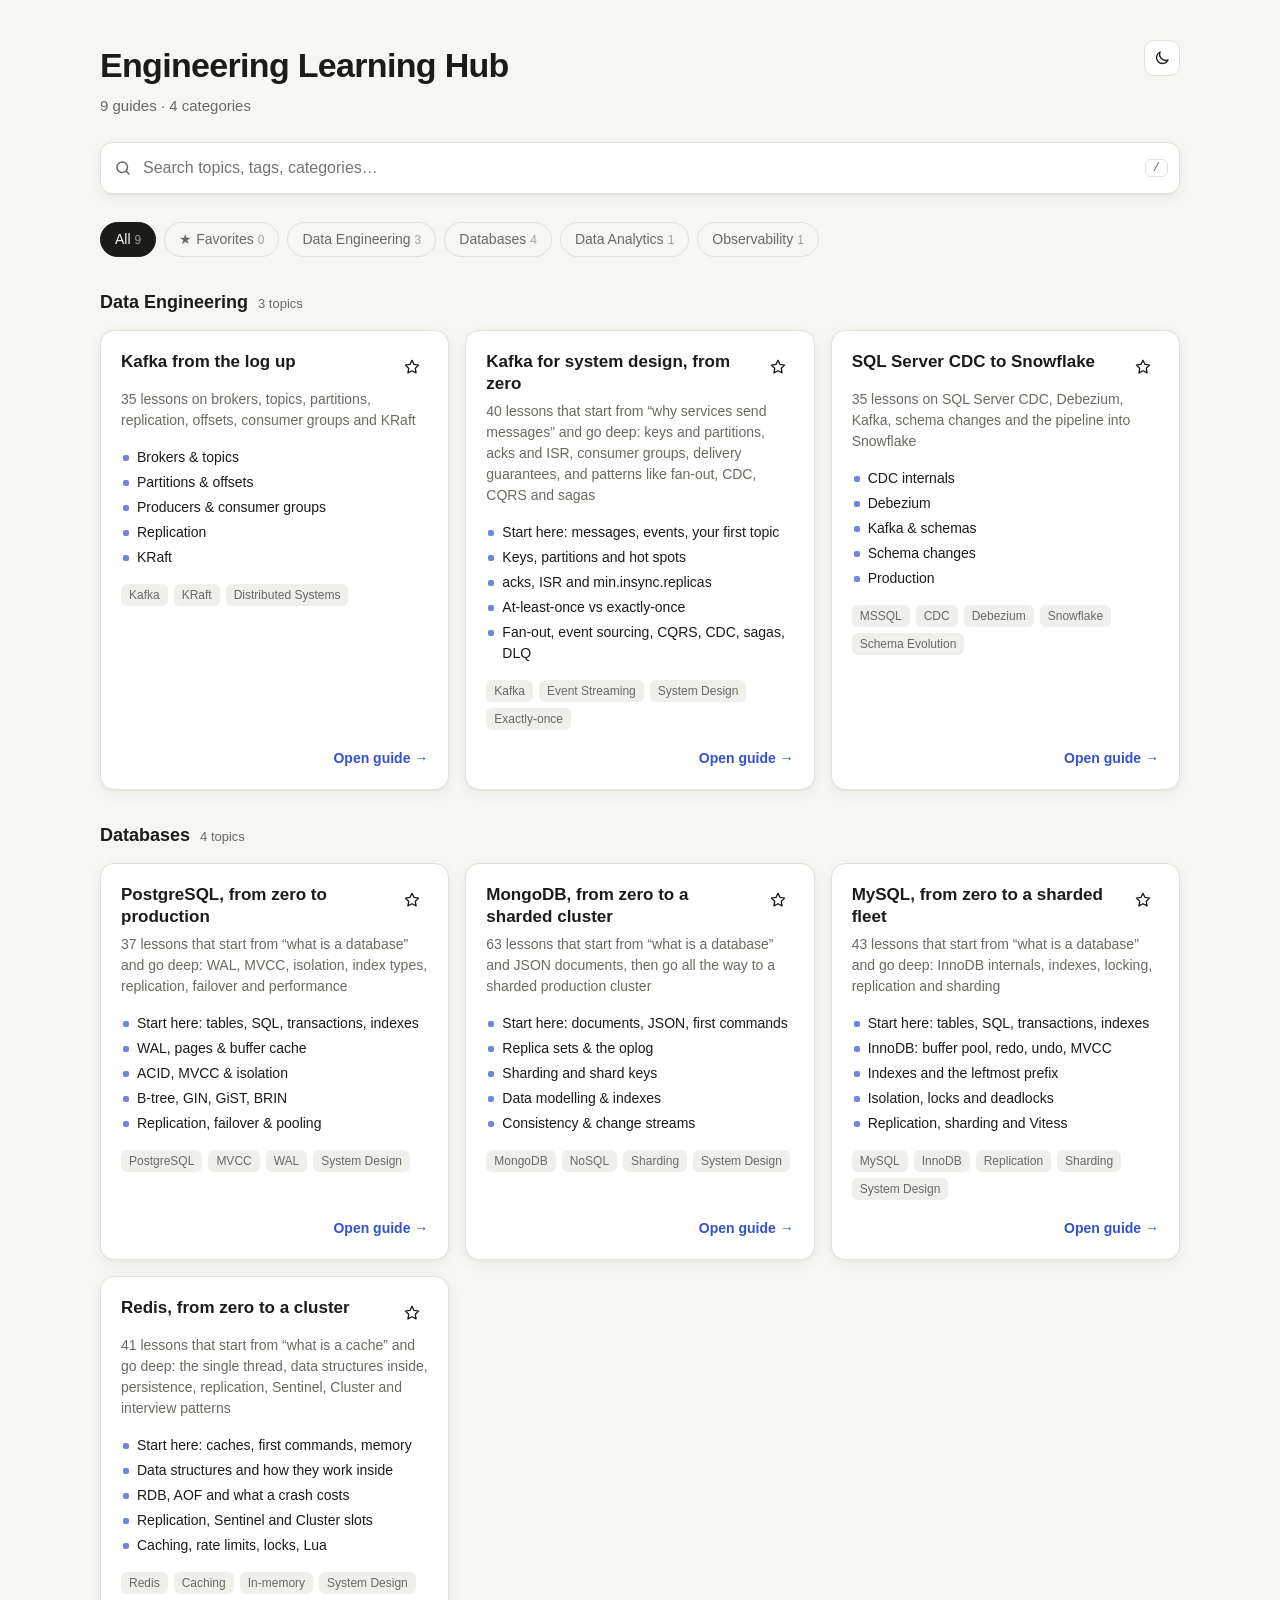
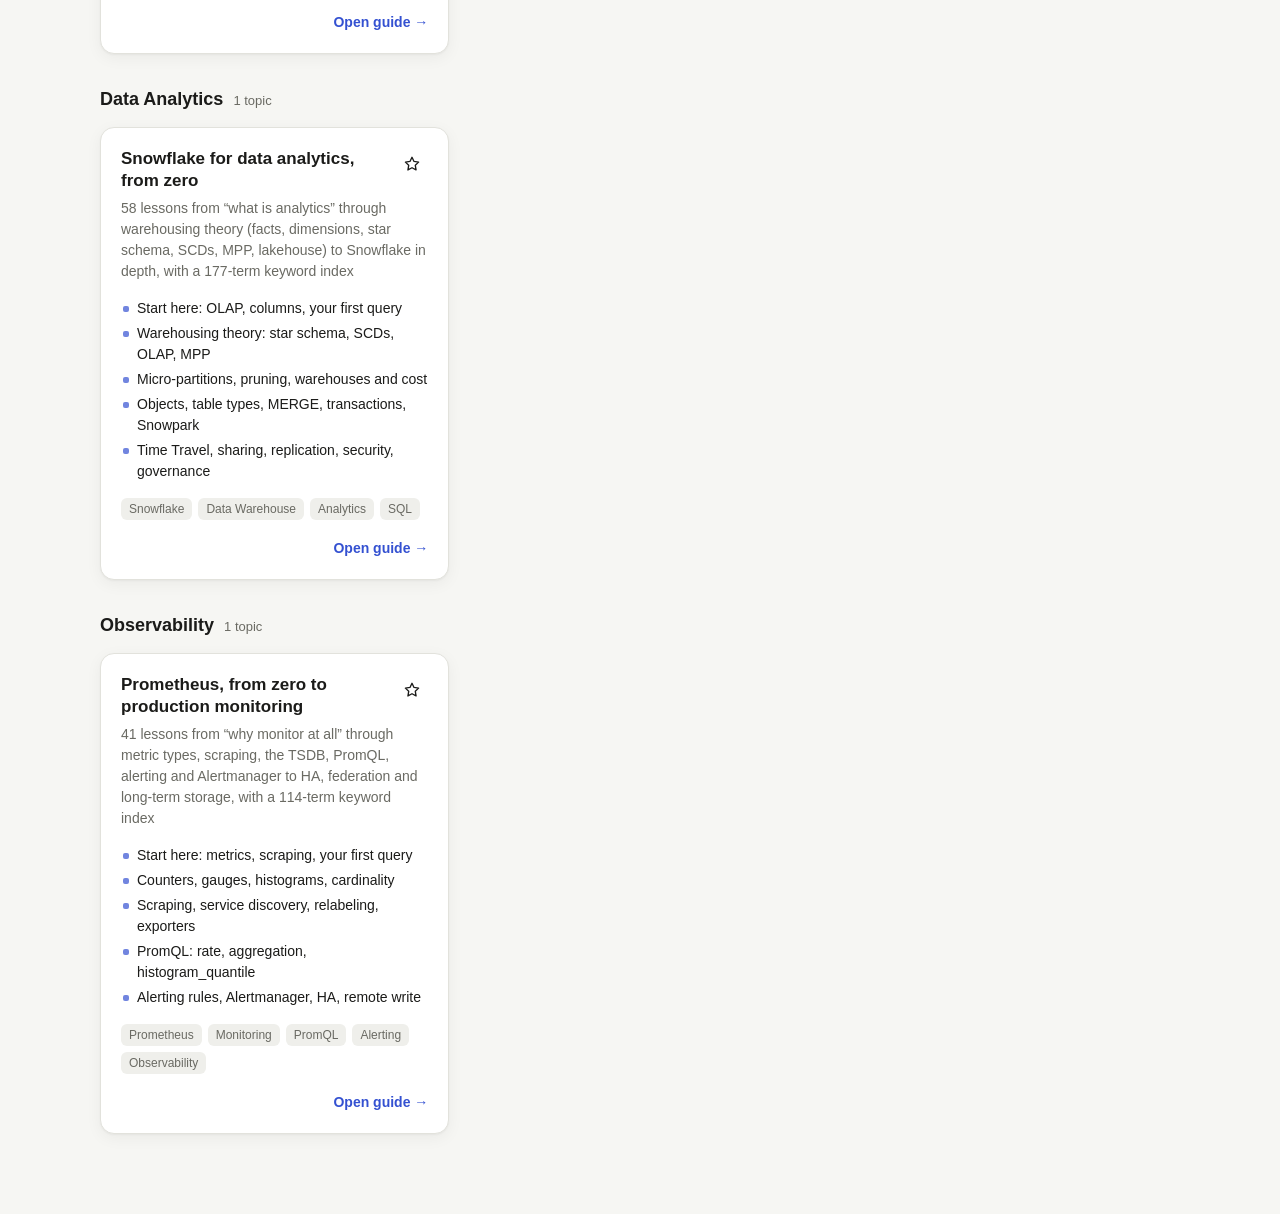
<file: index.html>
<!doctype html>
<html lang="en">
<head>
  <meta charset="utf-8">
  <meta name="viewport" content="width=device-width, initial-scale=1">
  <title>Engineering Learning Hub</title>
  <script>
    // Apply saved theme before first paint (avoids light/dark flash).
    try {
      var t = (JSON.parse(localStorage.getItem('elh.state.v1')) || {}).theme;
      if (t === 'light' || t === 'dark') document.documentElement.setAttribute('data-theme', t);
    } catch (e) {}
  </script>
  <link rel="stylesheet" href="assets/dashboard.css">
</head>
<body data-page="index">
  <div class="wrap">
    <header class="hub-header">
      <div>
        <h1 class="hub-title">Engineering Learning Hub</h1>
        <p class="hub-sub" id="topicCount">&nbsp;</p>
      </div>
      <button class="icon-btn" id="themeBtn" type="button" aria-label="Toggle dark mode" title="Toggle dark mode"></button>
    </header>

    <div class="search">
      <svg viewBox="0 0 24 24" aria-hidden="true"><circle cx="11" cy="11" r="7"/><path d="m20 20-3.5-3.5"/></svg>
      <input id="searchInput" type="search" placeholder="Search topics, tags, categories…" autocomplete="off" spellcheck="false" aria-label="Search topics">
      <kbd>/</kbd>
    </div>

    <section id="continueSection" class="continue" hidden></section>

    <section id="recentSection" class="recent" hidden>
      <h2 class="section-label">Recently opened</h2>
      <div class="recent-list" id="recentList"></div>
    </section>

    <nav class="filters" id="filters" aria-label="Filter by category"></nav>

    <main id="catalog"></main>

    <p class="empty" id="emptyState" hidden></p>
  </div>

  <script src="assets/dashboard.js"></script>
</body>
</html>
</file>
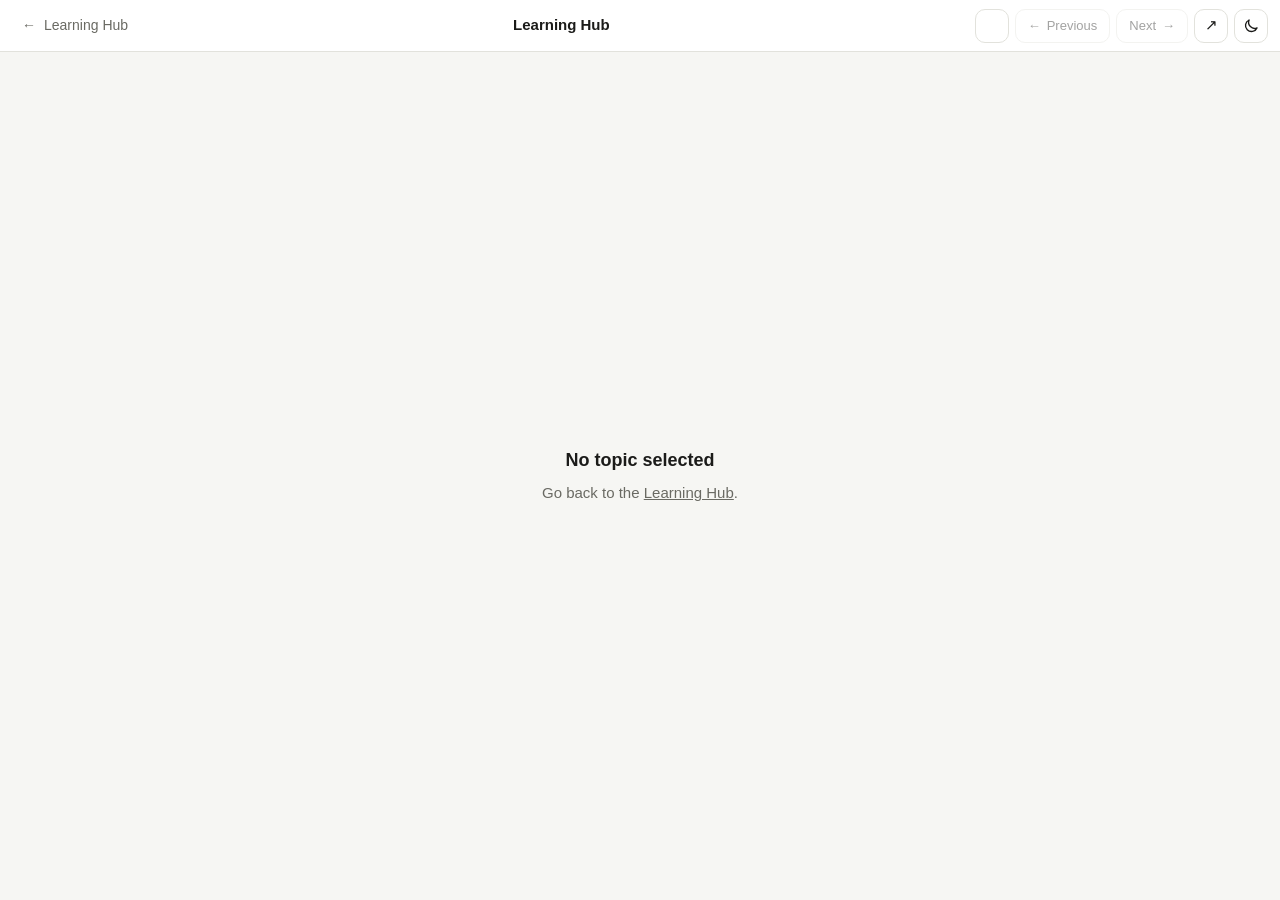
<file: viewer.html>
<!doctype html>
<html lang="en">
<head>
  <meta charset="utf-8">
  <meta name="viewport" content="width=device-width, initial-scale=1">
  <title>Learning Hub</title>
  <script>
    try {
      var t = (JSON.parse(localStorage.getItem('elh.state.v1')) || {}).theme;
      if (t === 'light' || t === 'dark') document.documentElement.setAttribute('data-theme', t);
    } catch (e) {}
  </script>
  <link rel="stylesheet" href="assets/dashboard.css">
</head>
<body data-page="viewer" class="viewer">
  <header class="vbar">
    <a class="vbar-back" href="./" title="Back to Learning Hub">
      <span aria-hidden="true">←</span><span class="hide-sm">Learning Hub</span>
    </a>

    <div class="vbar-title">
      <span class="vbar-cat" id="topicCategory"></span>
      <h1 id="topicTitle">Loading…</h1>
    </div>

    <div class="vbar-actions">
      <button class="icon-btn" id="favBtn" type="button" aria-pressed="false" title="Bookmark"></button>
      <a class="nav-btn" id="prevBtn" aria-disabled="true">
        <span aria-hidden="true">←</span><span class="hide-md" id="prevLabel">Previous</span>
      </a>
      <a class="nav-btn" id="nextBtn" aria-disabled="true">
        <span class="hide-md" id="nextLabel">Next</span><span aria-hidden="true">→</span>
      </a>
      <a class="icon-btn hide-sm" id="rawBtn" target="_blank" rel="noopener" title="Open original artifact in new tab">↗</a>
      <button class="icon-btn" id="themeBtn" type="button" aria-label="Toggle dark mode" title="Toggle dark mode (hub only)"></button>
    </div>
  </header>

  <main class="vframe">
    <!-- The artifact is loaded unchanged into this iframe. Hub CSS/JS never reaches inside it. -->
    <iframe id="artifactFrame" title="Learning artifact" allow="clipboard-write; fullscreen" allowfullscreen></iframe>
    <div class="viewer-msg" id="viewerMsg" hidden></div>
  </main>

  <script src="assets/dashboard.js"></script>
</body>
</html>
</file>
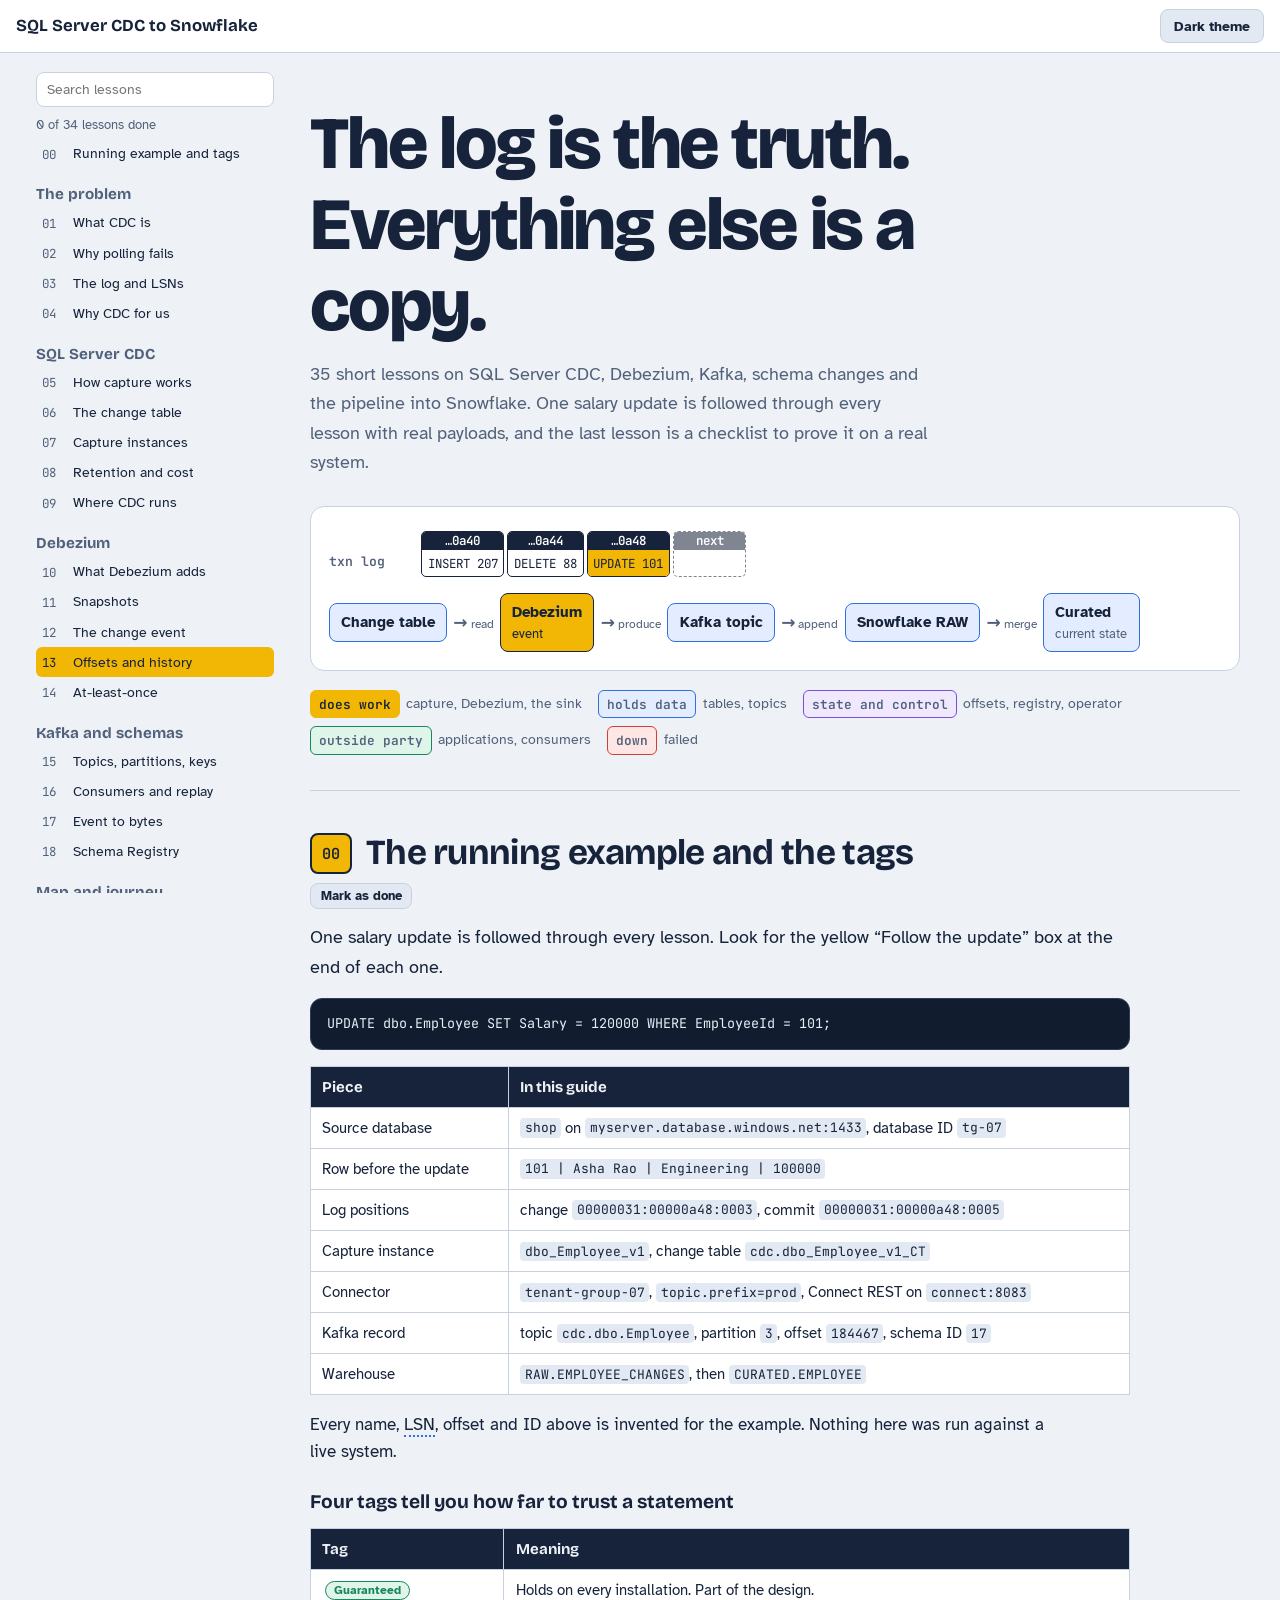
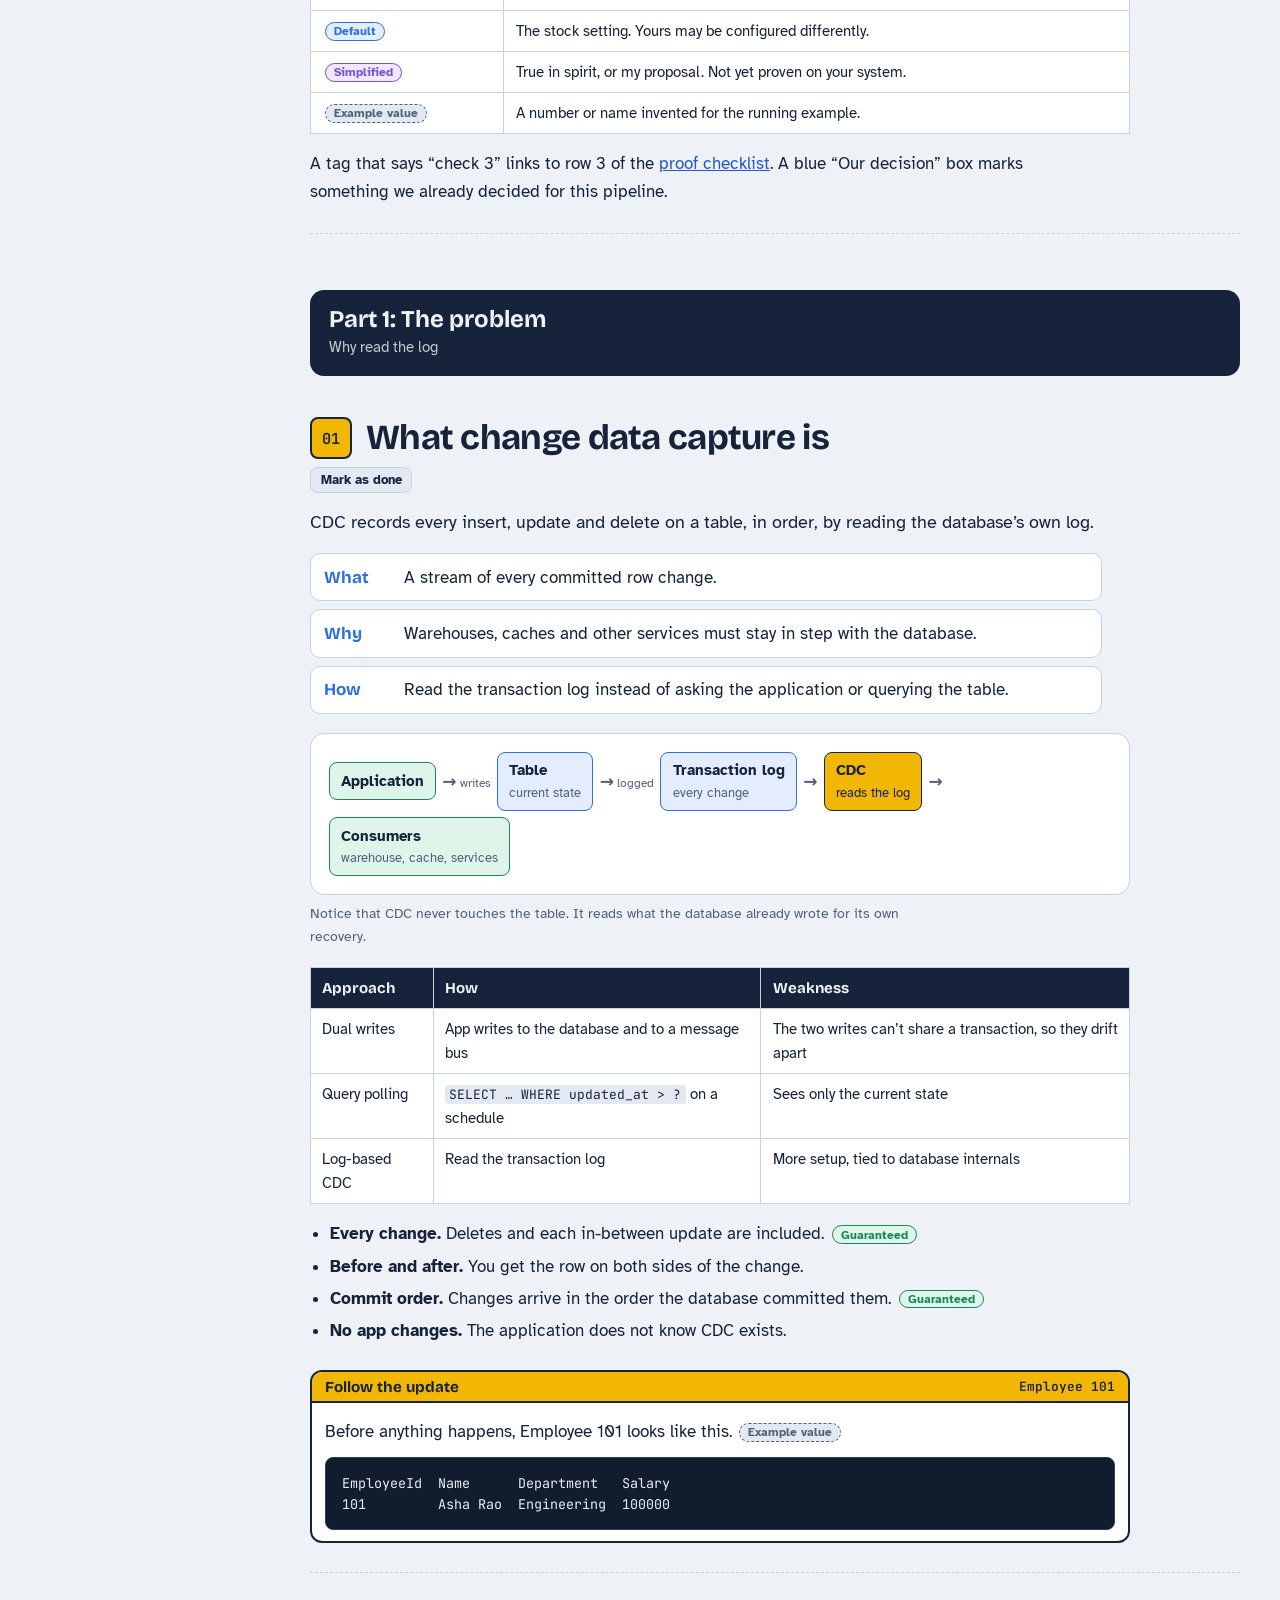
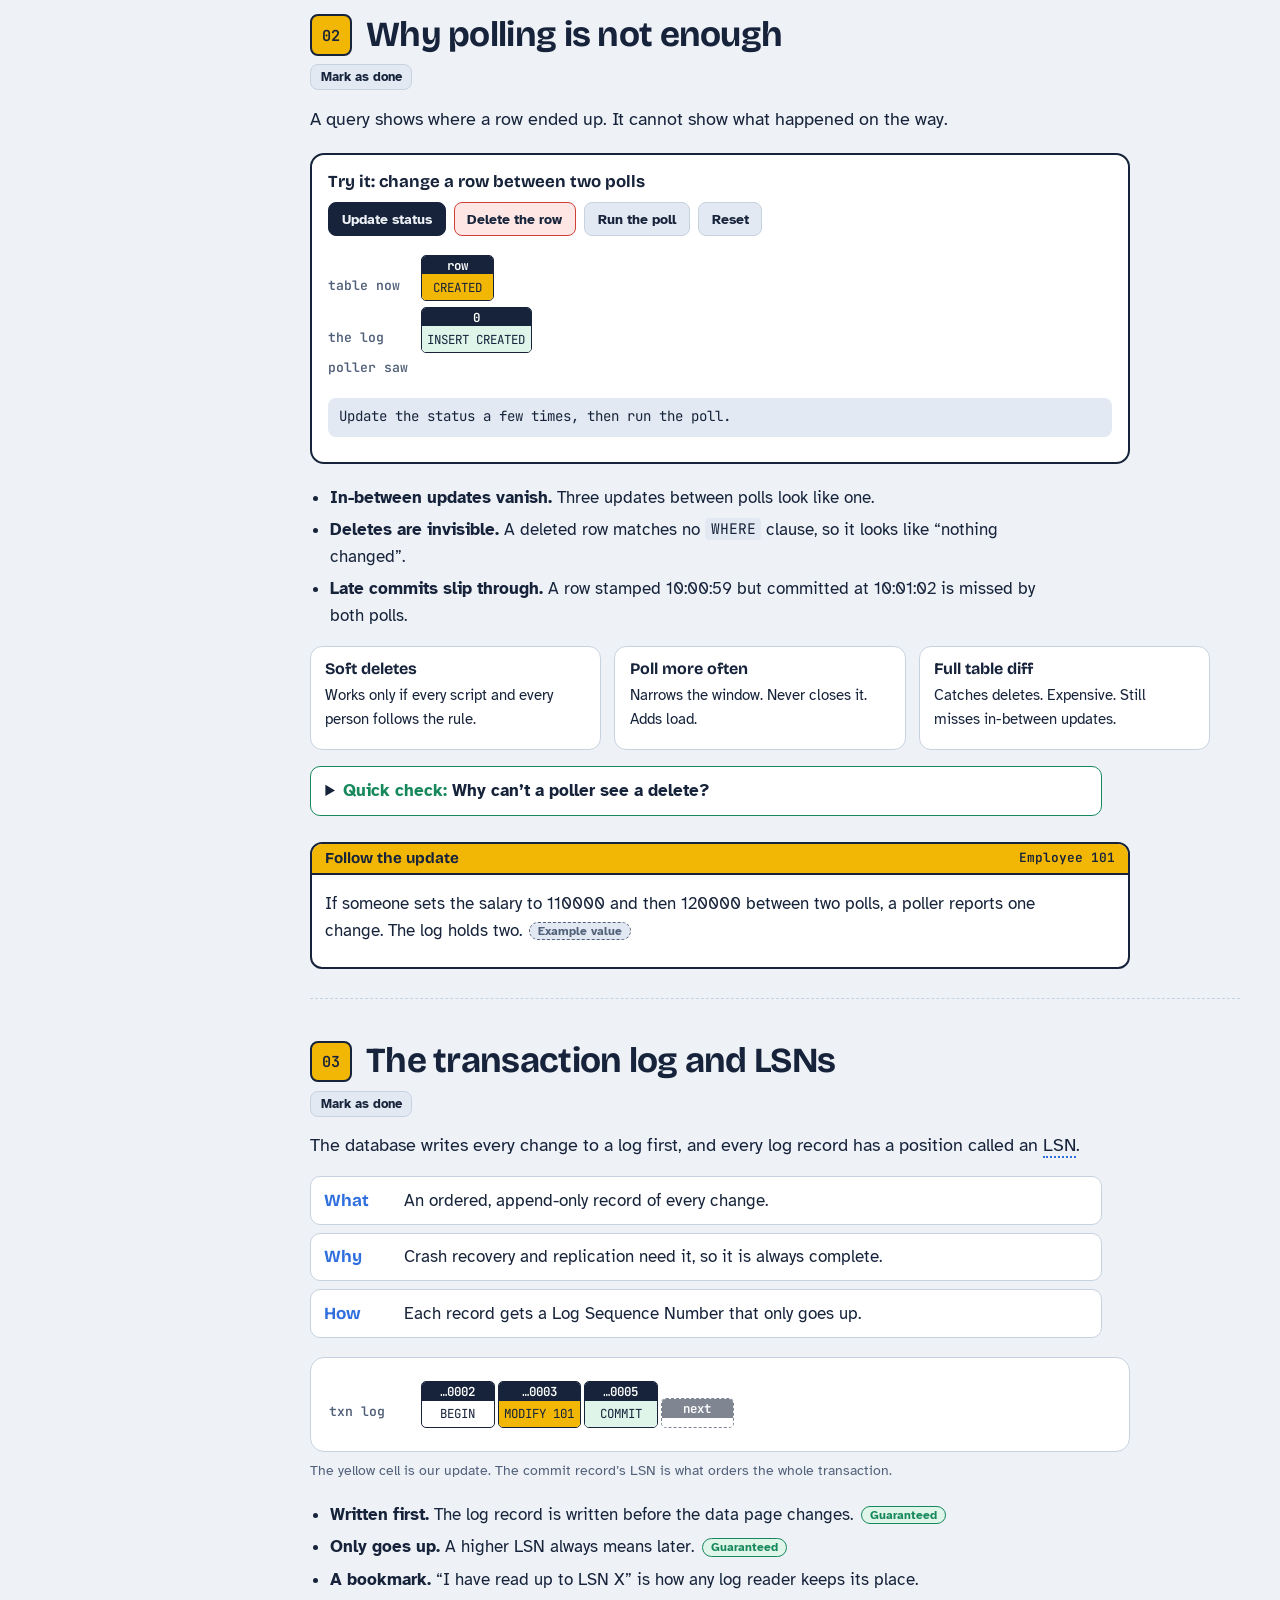
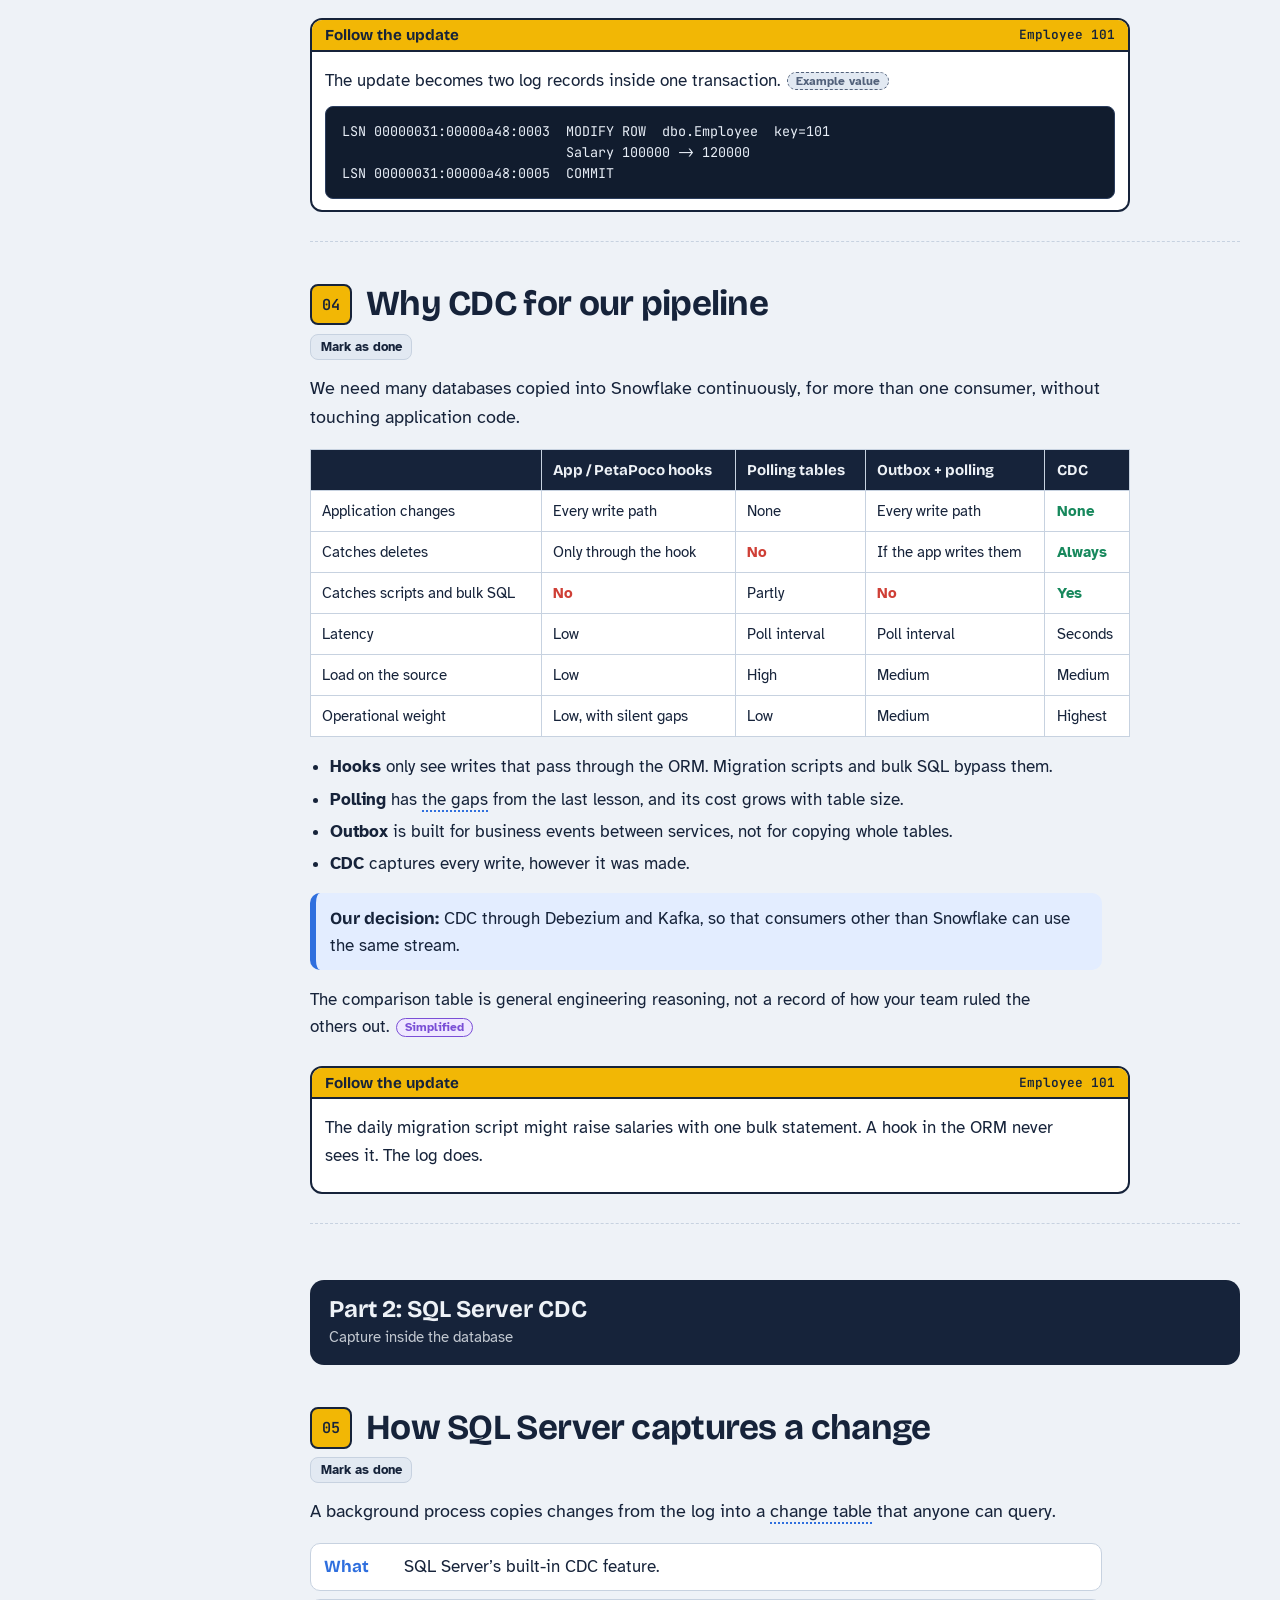
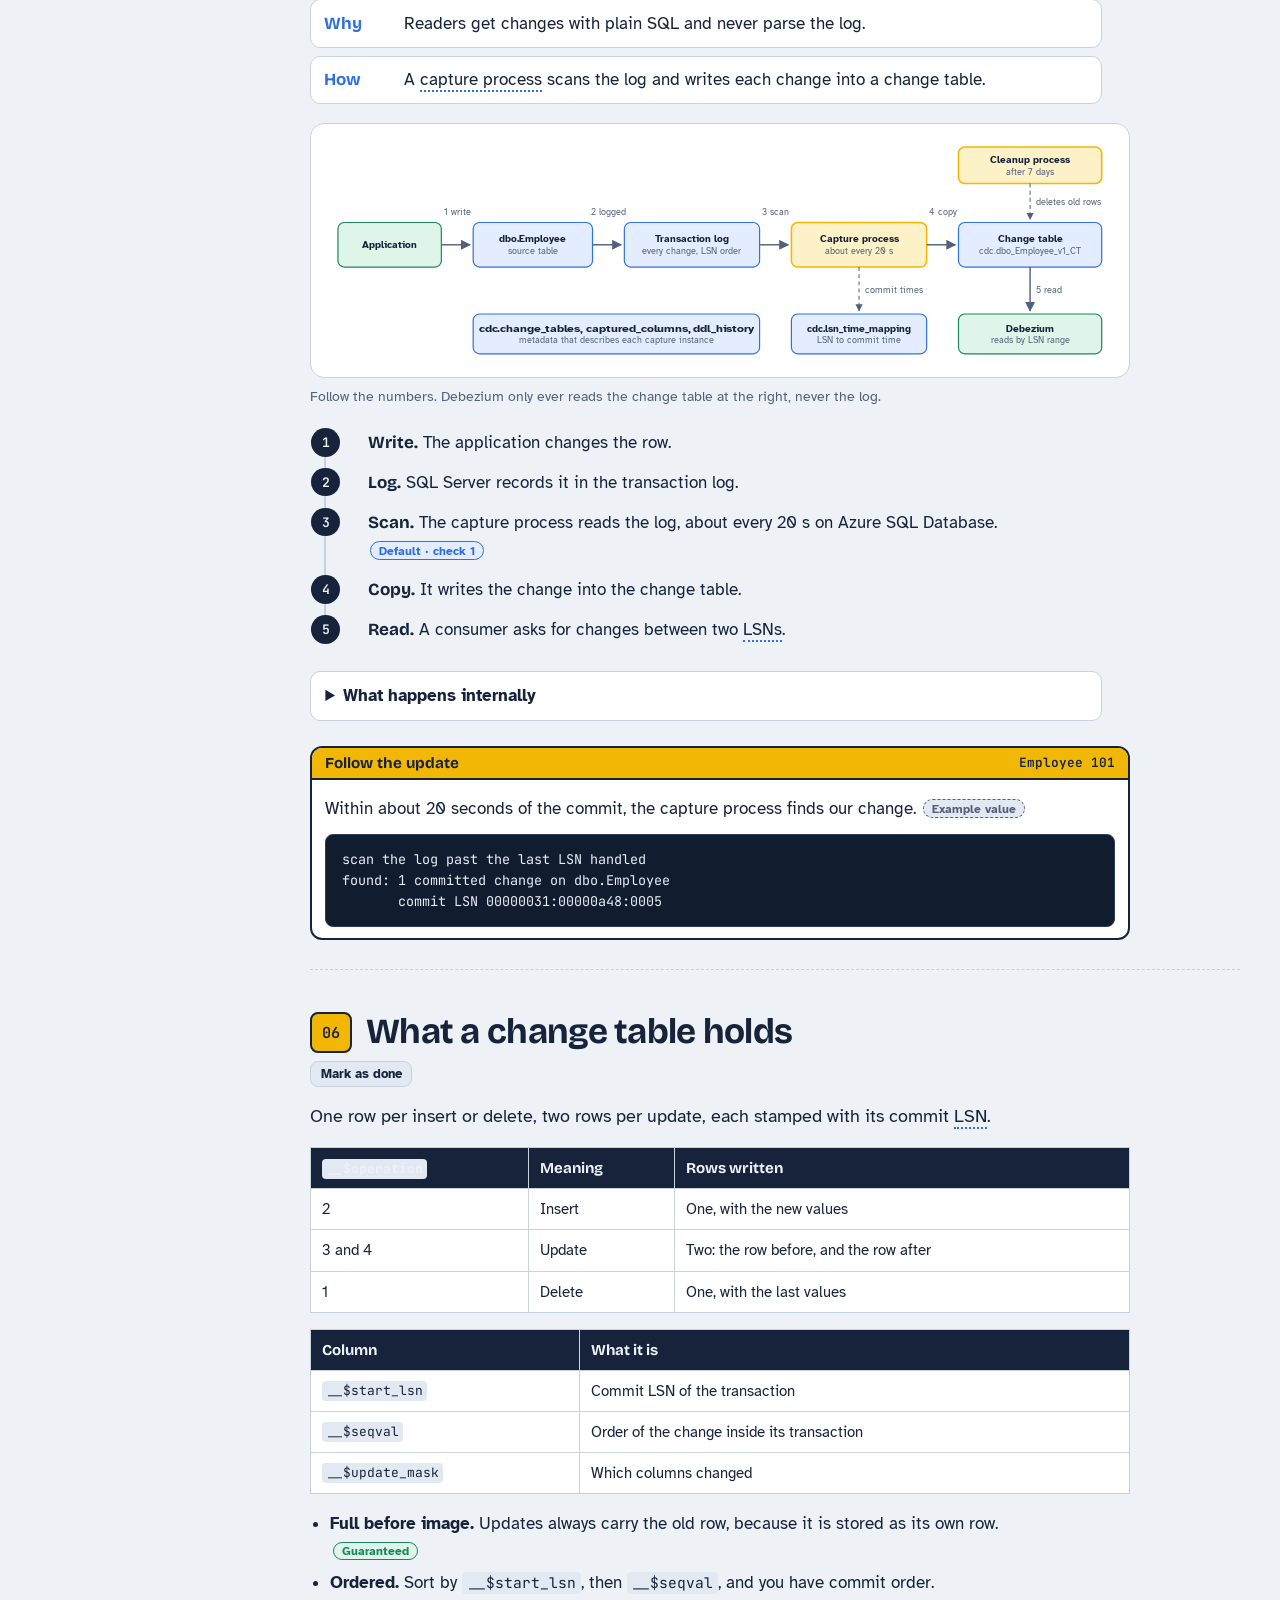
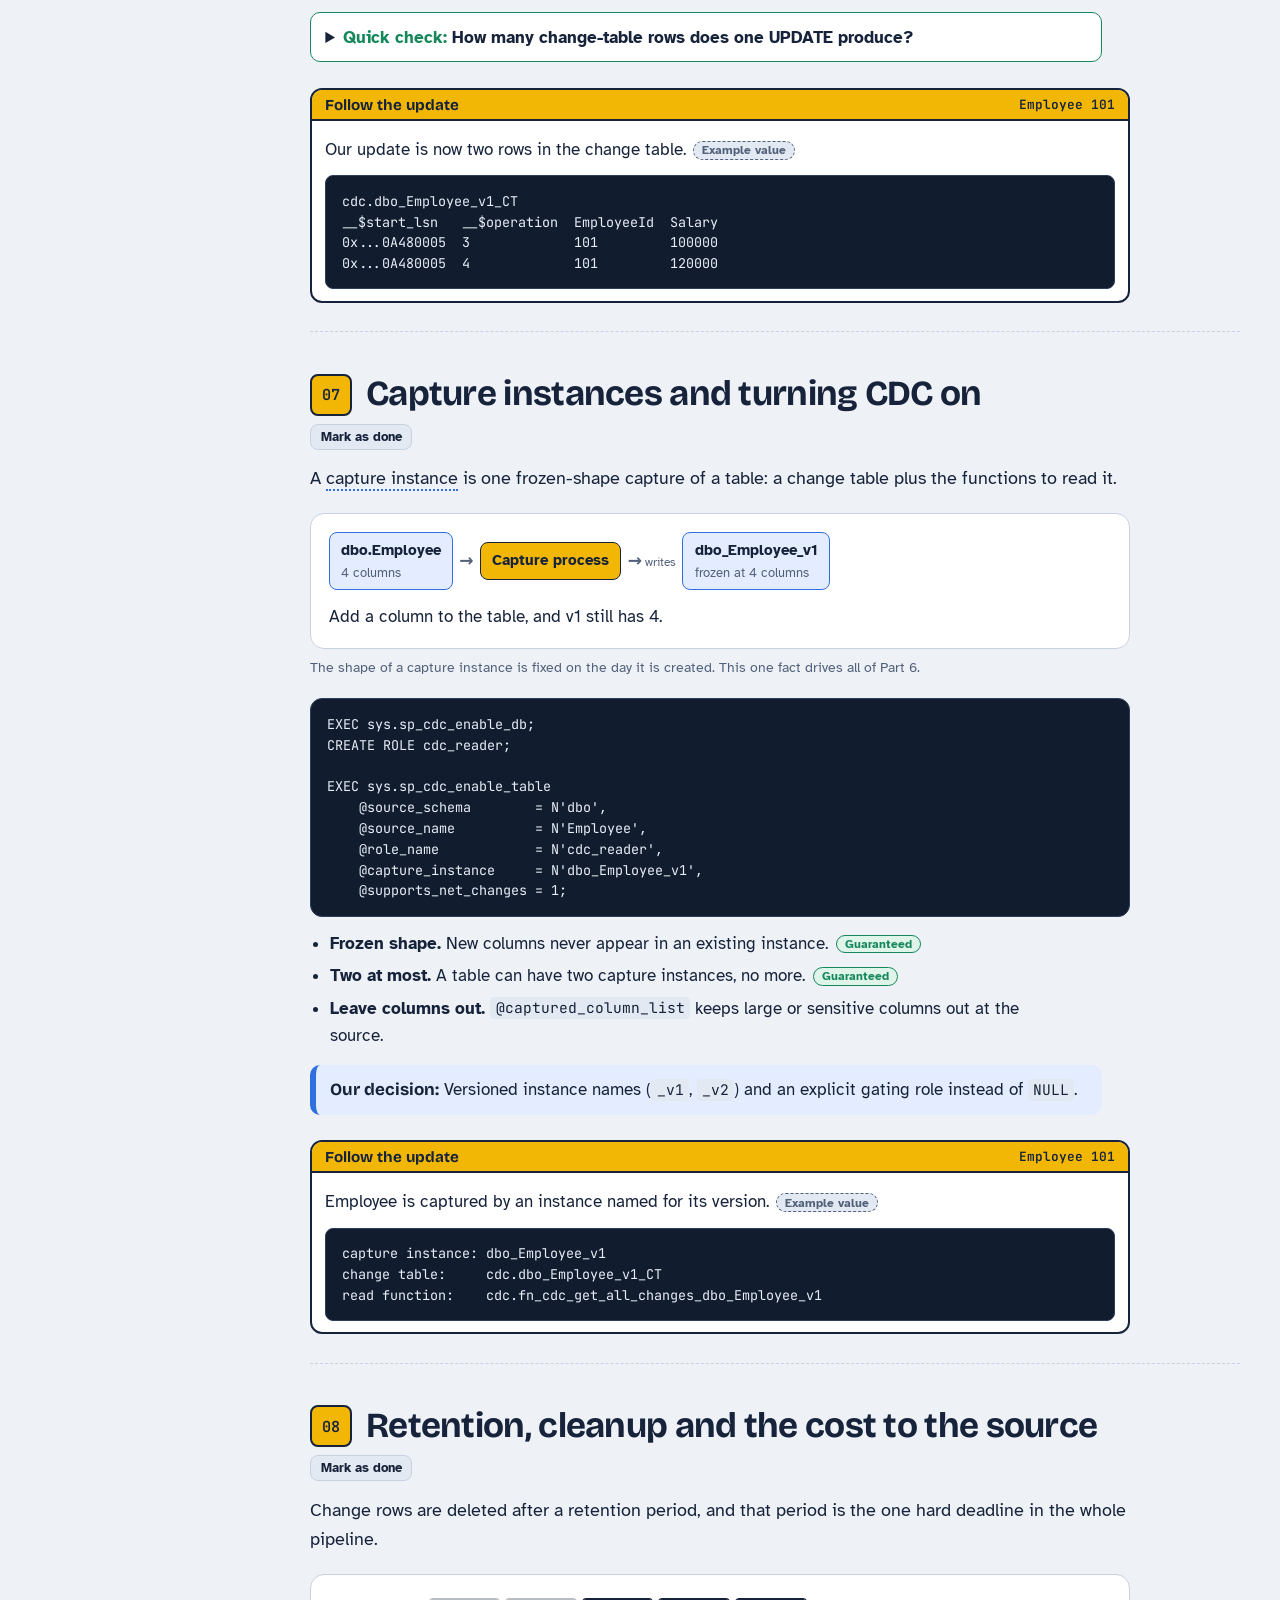
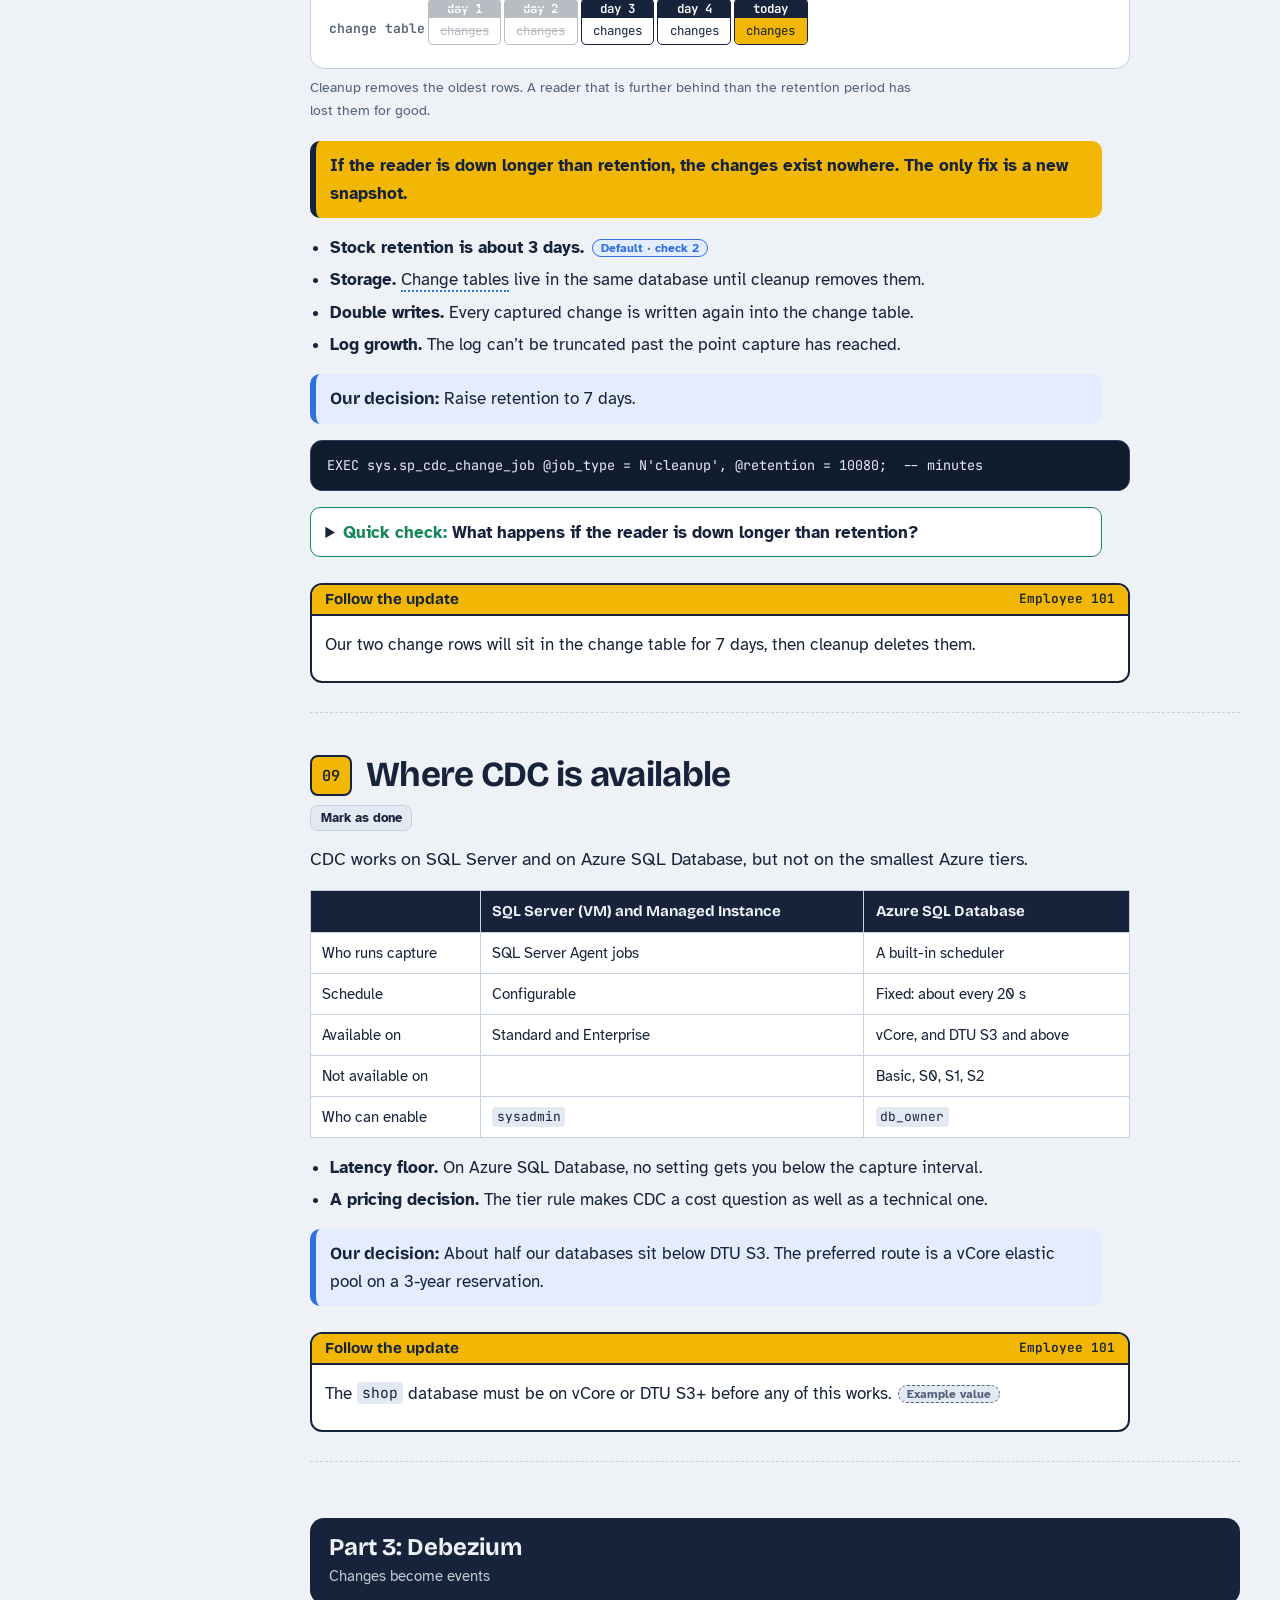
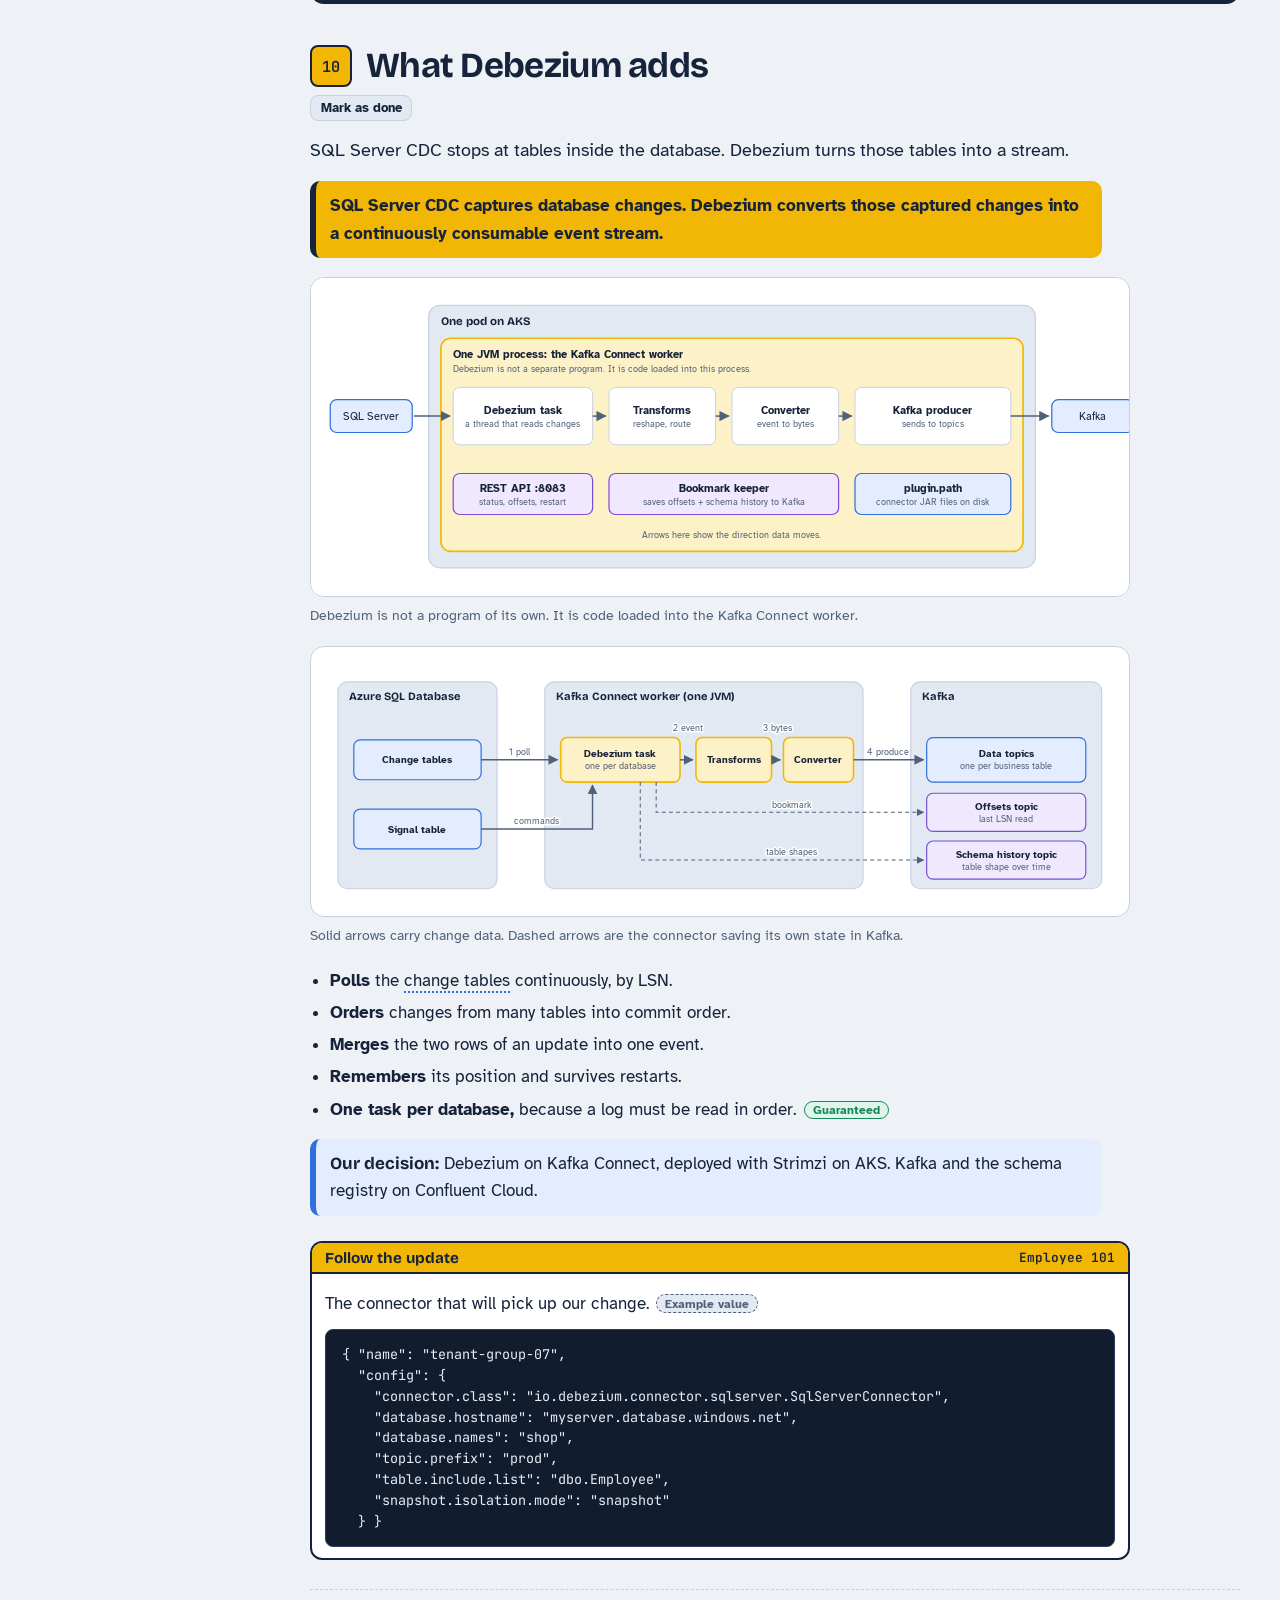
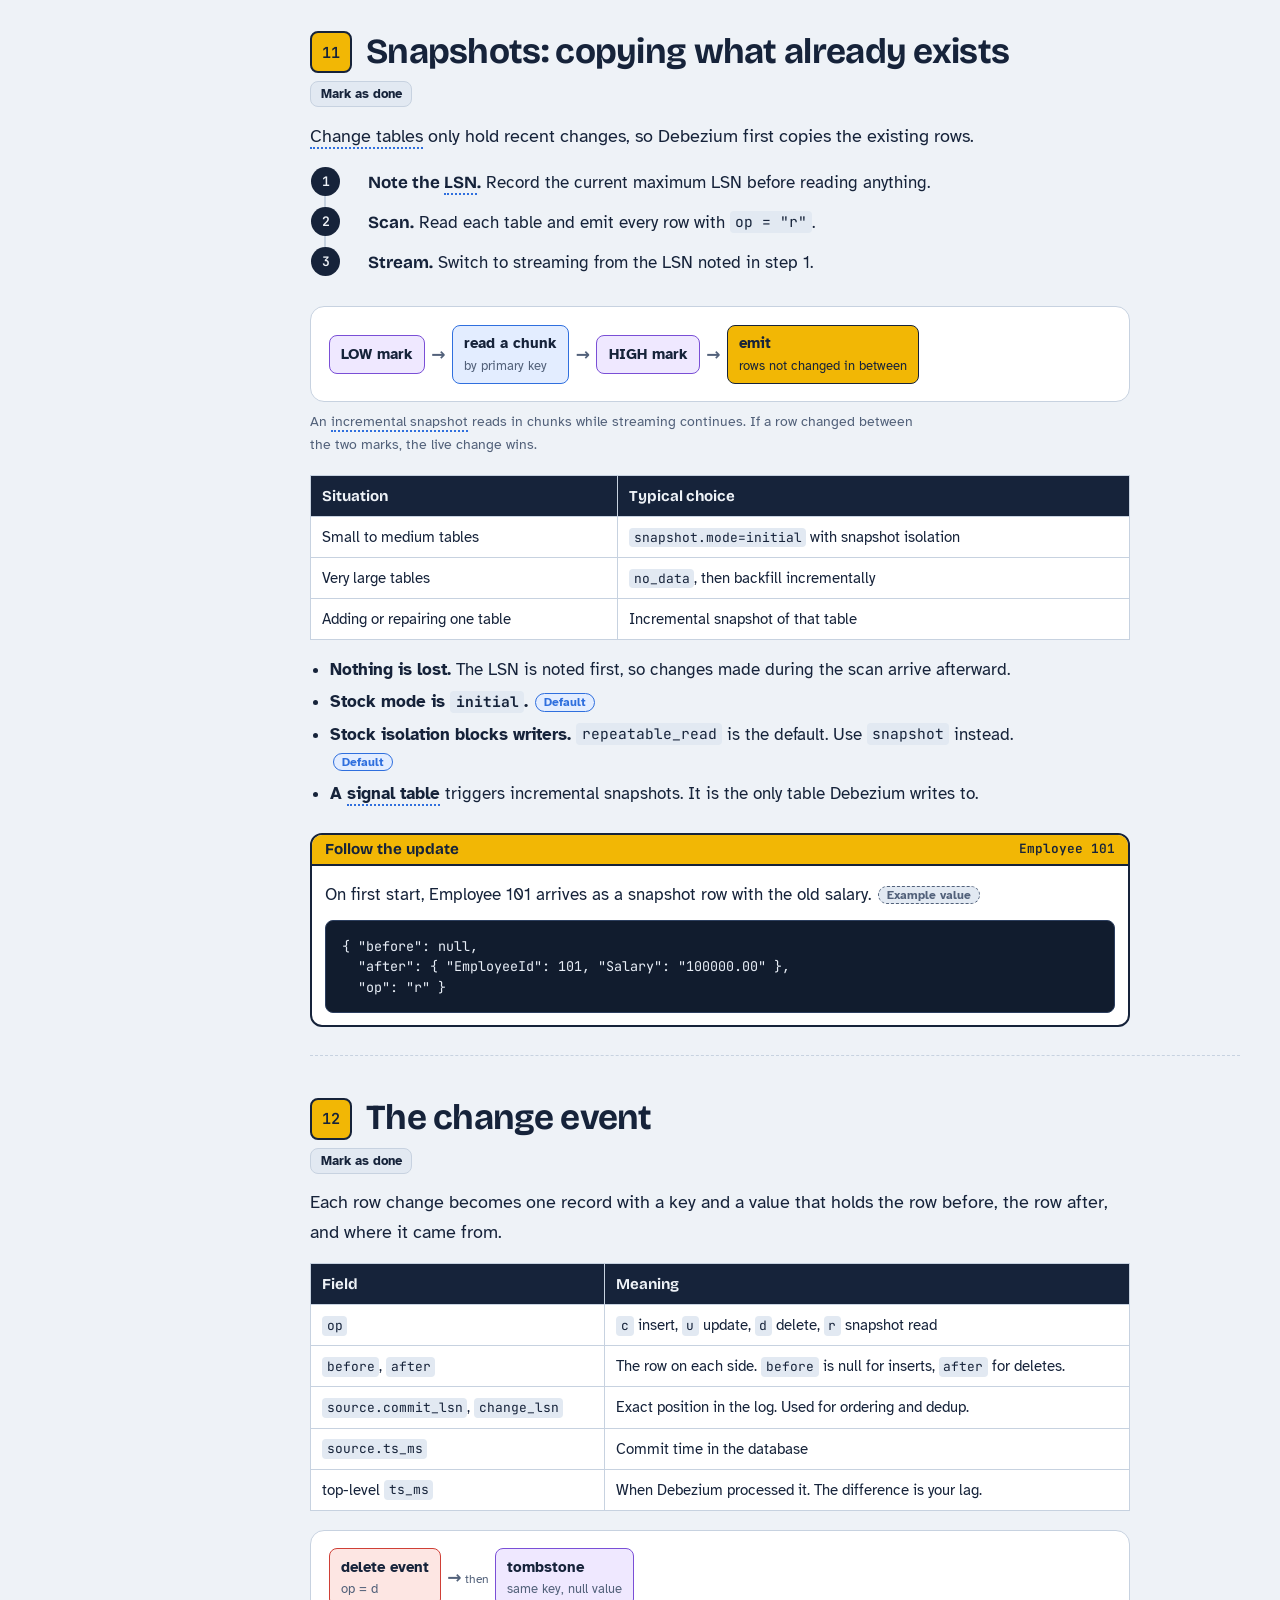
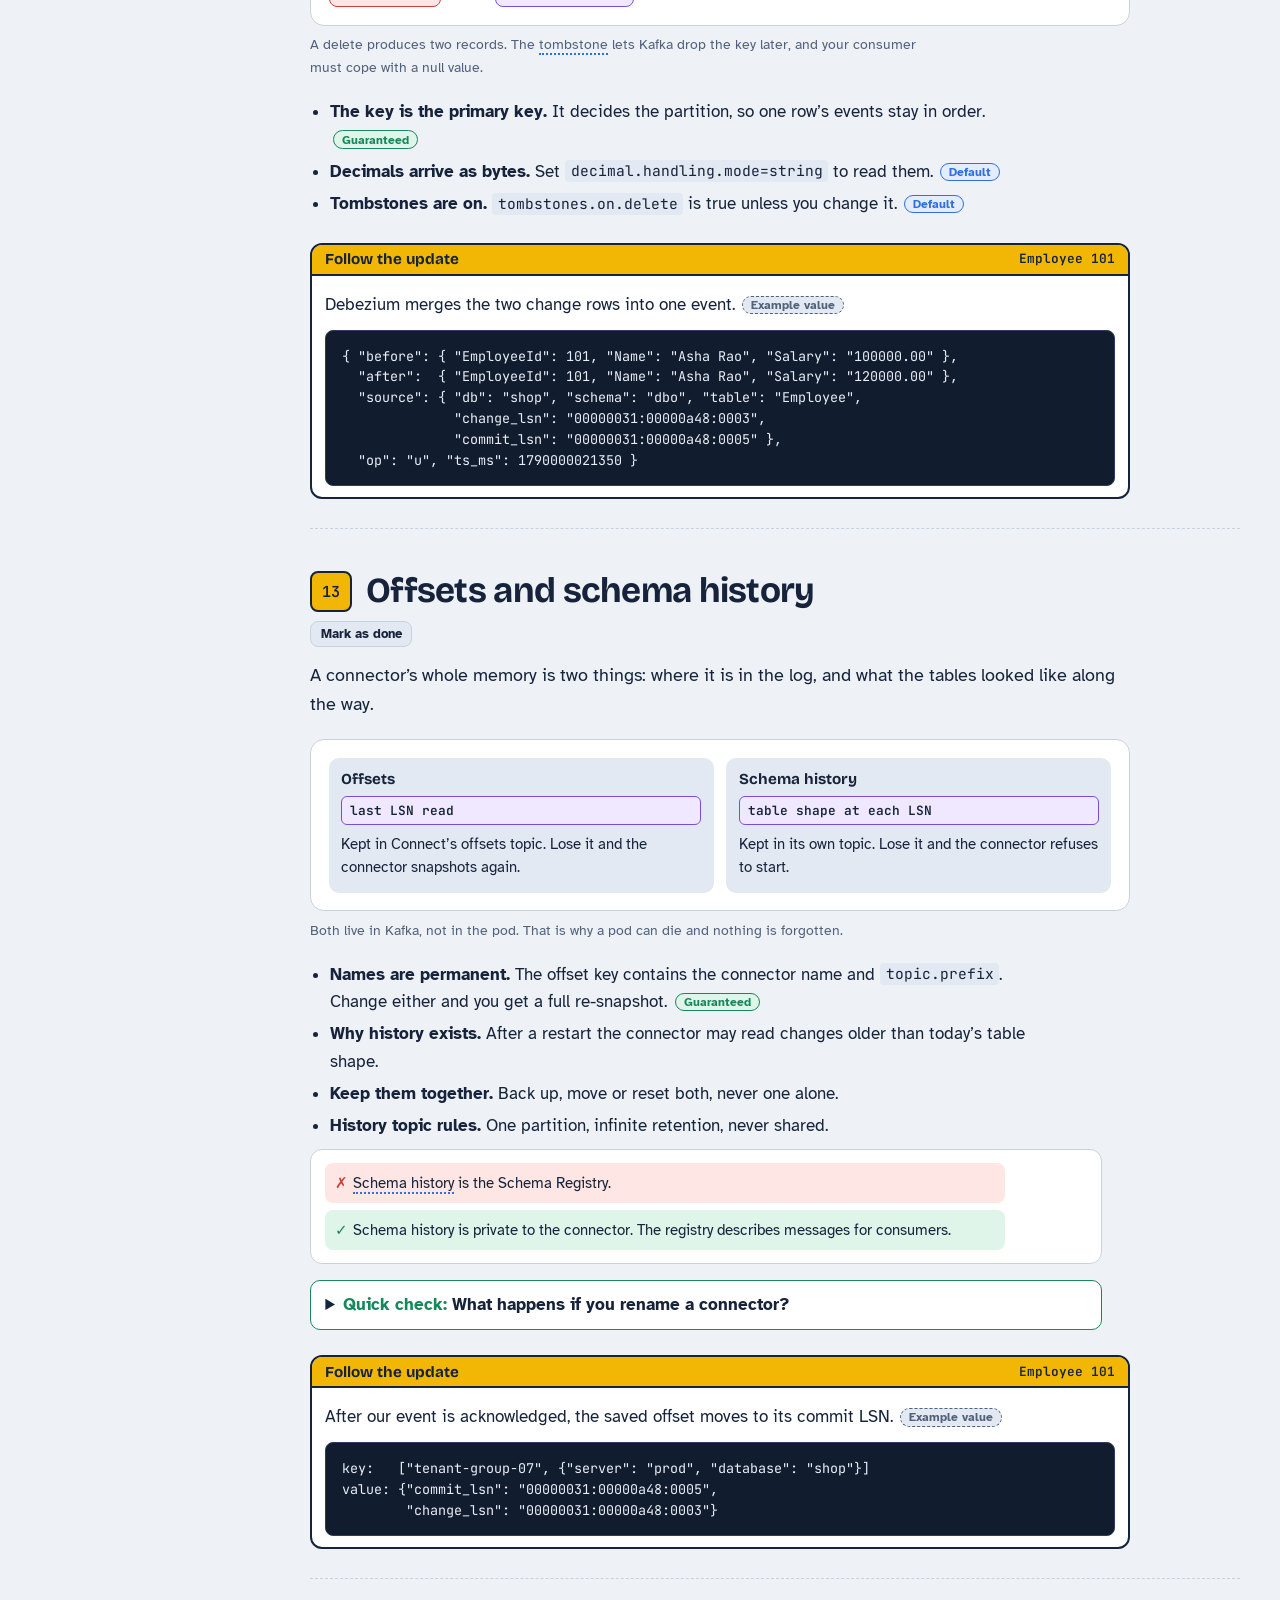
<file: artifacts/mssql-cdc-debezium.html>
<!doctype html>
<html lang="en">
<head>
<meta charset="utf-8">
<meta name="viewport" content="width=device-width, initial-scale=1, viewport-fit=cover">
<title>SQL Server CDC to Snowflake: a visual course</title>
<link rel="preconnect" href="https://fonts.googleapis.com">
<link href="https://fonts.googleapis.com/css2?family=Atkinson+Hyperlegible:ital,wght@0,400;0,700;1,400&family=Bricolage+Grotesque:opsz,wght@12..96,500;12..96,700;12..96,800&family=JetBrains+Mono:wght@400;600&display=swap" rel="stylesheet">
<style>
:root{
  --bg:#eef2f7;--surface:#ffffff;--surface2:#e2e9f2;--ink:#16233a;--muted:#52617a;--line:#c7d2e0;
  --leader:#f2b705;--leader-bg:#fdf1c7;--leader-ink:#16233a;--follower:#2f6fde;--follower-bg:#e3edff;
  --ctrl:#7a4fd6;--ctrl-bg:#efe8ff;--ok:#17885c;--ok-bg:#dff5ea;--bad:#cf3f36;--bad-bg:#fde6e3;
  --link:#2459c4;--board:#111c2e;--board-ink:#e8eef7;--board-line:#2c3e5e;
  --display:"Bricolage Grotesque","Trebuchet MS",system-ui,sans-serif;
  --body:"Atkinson Hyperlegible",Verdana,system-ui,sans-serif;
  --mono:"JetBrains Mono",ui-monospace,Menlo,Consolas,monospace;
  box-sizing:border-box;padding-top:env(safe-area-inset-top,0px);padding-bottom:env(safe-area-inset-bottom,0px);
}
@media (prefers-color-scheme:dark){:root:not([data-theme="light"]){
  --leader-bg:#3b3212;--bg:#0f1826;--surface:#17233a;--surface2:#1f2e4a;--ink:#e8eef7;--muted:#a3b3cb;--line:#2e4165;
  --follower:#78a7ff;--follower-bg:#1c2f55;--ctrl:#b196f5;--ctrl-bg:#2a2350;--ok:#4cc793;--ok-bg:#143a2e;
  --bad:#ff8479;--bad-bg:#45201f;--link:#8fb6ff;--board:#0b1220;
}}
:root[data-theme="dark"]{
  --leader-bg:#3b3212;--bg:#0f1826;--surface:#17233a;--surface2:#1f2e4a;--ink:#e8eef7;--muted:#a3b3cb;--line:#2e4165;
  --follower:#78a7ff;--follower-bg:#1c2f55;--ctrl:#b196f5;--ctrl-bg:#2a2350;--ok:#4cc793;--ok-bg:#143a2e;
  --bad:#ff8479;--bad-bg:#45201f;--link:#8fb6ff;--board:#0b1220;
}
*,*::before,*::after{box-sizing:inherit}
html{scroll-padding-top:calc(env(safe-area-inset-top,0px) + 70px);scroll-behavior:smooth}
@media (prefers-reduced-motion:reduce){html{scroll-behavior:auto}*{animation:none!important;transition:none!important}}
body{margin:0;background:var(--bg);color:var(--ink);font:400 17px/1.6 var(--body);-webkit-text-size-adjust:100%}
a{color:var(--link)}
:focus-visible{outline:3px solid var(--leader);outline-offset:2px;border-radius:4px}
code,kbd{font-family:var(--mono);font-size:.86em;background:var(--surface2);padding:.1em .35em;border-radius:4px}
h1,h2,h3{font-family:var(--display);line-height:1.1;margin:0}
p{margin:.7em 0;max-width:68ch}
ul,ol{max-width:68ch;padding-left:1.2em;margin:.6em 0}
li{margin:.3em 0}

/* top bar */
.top{position:sticky;top:env(safe-area-inset-top,0px);z-index:20;display:flex;align-items:center;gap:.6rem;
  padding:.55rem 1rem;background:var(--surface);border-bottom:1px solid var(--line)}
.top strong{font-family:var(--display);font-size:1.05rem;margin-right:auto}
.btn{font:700 .9rem var(--body);color:var(--ink);background:var(--surface2);border:1px solid var(--line);
  padding:.45rem .8rem;border-radius:8px;cursor:pointer}
.btn:hover{border-color:var(--ink)}
.btn{white-space:nowrap}
.top strong{white-space:nowrap;overflow:hidden;text-overflow:ellipsis;min-width:0}
.btn.on{background:var(--ink);color:var(--bg);border-color:var(--ink)}
.btn.warn{background:var(--bad-bg);border-color:var(--bad);color:var(--ink)}
#bar{position:absolute;left:0;bottom:-3px;height:3px;width:0;background:var(--leader)}
#menuBtn{display:none}

.shell{display:grid;grid-template-columns:270px minmax(0,1fr);max-width:1240px;margin:0 auto}
nav#toc{position:sticky;top:calc(env(safe-area-inset-top,0px) + 52px);align-self:start;max-height:calc(100vh - 60px);
  overflow:auto;padding:1.2rem 1rem 2rem;font-size:.9rem}
nav#toc h3{font-size:.95rem;margin:1.1rem 0 .3rem;color:var(--muted)}
nav#toc a{display:flex;gap:.5rem;padding:.22rem .4rem;border-radius:6px;color:var(--ink);text-decoration:none}
nav#toc a span{font-family:var(--mono);font-size:.78rem;color:var(--muted);min-width:1.4rem;padding-top:.15rem}
nav#toc a:hover{background:var(--surface2)}
nav#toc a.cur{background:var(--leader);color:var(--leader-ink)}
nav#toc a.cur span{color:var(--leader-ink)}
main{padding:0 1.25rem 5rem;min-width:0}
@media (max-width:980px){
  .shell{display:block}
  #menuBtn{display:inline-block}
  nav#toc{display:none;position:fixed;inset:calc(env(safe-area-inset-top,0px) + 50px) 0 0 0;max-height:none;background:var(--bg);z-index:15}
  nav#toc.open{display:block}
}

/* hero */
.hero{padding:3.2rem 0 2.2rem;border-bottom:1px solid var(--line)}
.hero h1{font-size:clamp(2.5rem,7vw,4.6rem);font-weight:800;letter-spacing:-.03em;max-width:14ch}
.hero p{font-size:1.15rem;color:var(--muted);max-width:52ch}
.herolog{margin-top:1.8rem}
.legend{display:flex;flex-wrap:wrap;gap:.5rem 1rem;font-size:.88rem;color:var(--muted);margin-top:1.2rem}
.legend span{display:inline-flex;align-items:center;gap:.4rem}

/* part divider + sections */
.part{margin:3.5rem 0 0;padding:1rem 1.2rem;background:var(--ink);color:var(--bg);border-radius:14px}
.part h2{font-size:1.5rem;font-weight:700}
.part p{margin:.2rem 0 0;opacity:.8;font-size:.95rem}
section.s{padding:2.6rem 0 1rem;border-bottom:1px dashed var(--line)}
.sh{display:flex;align-items:center;gap:.9rem;margin-bottom:.4rem}
.sh .off{font:600 .95rem var(--mono);background:var(--leader);color:var(--leader-ink);min-width:2.6rem;height:2.6rem;
  display:grid;place-items:center;border-radius:8px;border:2px solid var(--ink)}
.sh h2{font-size:clamp(1.6rem,4vw,2.2rem);font-weight:700;letter-spacing:-.02em}
.lead{font-size:1.15rem;margin:.6rem 0 1rem}
h3{font-size:1.2rem;margin:1.6rem 0 .3rem}

/* what / why / how */
.wwh{display:grid;gap:.5rem;margin:1rem 0;max-width:72ch}
.wwh div{display:grid;grid-template-columns:4.2rem 1fr;gap:.8rem;background:var(--surface);border:1px solid var(--line);
  border-radius:10px;padding:.6rem .8rem}
.wwh b{font-family:var(--display);color:var(--follower)}

/* figures */
figure{margin:1.2rem 0;max-width:820px}
.canvas{background:var(--surface);border:1px solid var(--line);border-radius:14px;padding:1.1rem;overflow-x:auto}
figcaption{font-size:.9rem;color:var(--muted);margin-top:.45rem;max-width:68ch}
.cluster{border:2px dashed var(--muted);border-radius:14px;padding:1.6rem .8rem .8rem;position:relative;min-width:max-content}
.cluster>em{position:absolute;top:-.8rem;left:.9rem;background:var(--surface);padding:0 .5rem;font:700 .9rem var(--display);font-style:normal}
.row{display:flex;gap:.7rem;flex-wrap:wrap;align-items:stretch}
.row.nowrap{flex-wrap:nowrap}
.bk{flex:1 1 150px;min-width:150px;background:var(--surface2);border:2px solid var(--ink);border-radius:10px;padding:.6rem}
.bk>b{display:block;font-family:var(--display);margin-bottom:.35rem}
.bk small{color:var(--muted);display:block;font-size:.8rem}
.bk.dead{opacity:.45;border-style:dashed;border-color:var(--bad)}
.bk.ctl{border-color:var(--ctrl);background:var(--ctrl-bg)}
button.bk{font:inherit;color:inherit;text-align:left;cursor:pointer}
.chip{display:block;font:600 .8rem var(--mono);padding:.3rem .5rem;border-radius:6px;margin-top:.3rem;
  background:var(--surface);border:1px solid var(--line)}
.chip.L{background:var(--leader);color:var(--leader-ink);border-color:var(--leader)}
.chip.L::before{content:"L  "}
.chip.Y{background:var(--leader);color:var(--leader-ink);border-color:var(--leader)}
.chip.F{background:var(--follower-bg);border-color:var(--follower)}
.chip.F::before{content:"F  "}
.chip.C{background:var(--ctrl-bg);border-color:var(--ctrl)}
.chip.X{background:var(--bad-bg);border-color:var(--bad)}
.chip.inl{display:inline-block;margin:0}
.log{display:flex;align-items:flex-end;gap:3px;margin:.35rem 0;min-width:max-content}
.log>label,.log>em{font:600 .82rem var(--mono);font-style:normal;min-width:5.6rem;padding-bottom:.45rem;color:var(--muted)}
.cell{border:1.5px solid var(--ink);background:var(--surface);border-radius:5px;min-width:4.6rem;text-align:center;
  font:400 .78rem var(--mono);overflow:hidden}
.cell b{display:block;background:var(--ink);color:var(--surface);font-weight:600;padding:.05rem 0}
.cell span{display:block;padding:.28rem .35rem}
.cell.new{animation:pop .45s ease-out}
.cell.done span{background:var(--ok-bg)}
.cell.pend span{background:var(--leader);color:var(--leader-ink)}
.cell.ghost{border-style:dashed;opacity:.55}
.cell.gone{opacity:.3;text-decoration:line-through}
@keyframes pop{from{transform:translateY(-10px);opacity:0}to{transform:none;opacity:1}}
.flow{display:flex;align-items:center;gap:.4rem;flex-wrap:wrap}
.flow.v{flex-direction:column;align-items:flex-start}
.flow .n{background:var(--surface2);border:1.5px solid var(--ink);border-radius:8px;padding:.4rem .7rem;font-weight:700;font-size:.92rem}
.flow .n small{display:block;font-weight:400;color:var(--muted);font-size:.8rem}
.flow .n.y{background:var(--leader);color:var(--leader-ink)}
.flow .n.y small{color:var(--leader-ink)}
.flow .n.b{background:var(--follower-bg);border-color:var(--follower)}
.flow .n.p{background:var(--ctrl-bg);border-color:var(--ctrl)}
.flow .n.r{background:var(--bad-bg);border-color:var(--bad)}
.flow .n.g{background:var(--ok-bg);border-color:var(--ok)}
.flow>i{font-style:normal;color:var(--muted);font-weight:700}
.flow>i::before{content:"→"}
.flow.v>i{padding-left:1.2rem}
.flow.v>i::before{content:"↓"}
.flow>i[data-t]::after{content:" " attr(data-t);font:400 .78rem var(--body)}
.two{display:grid;grid-template-columns:repeat(auto-fit,minmax(240px,1fr));gap:.8rem}
.two>div{background:var(--surface2);border-radius:10px;padding:.8rem}
.two h4{margin:0 0 .5rem;font:700 .95rem var(--display)}

/* mermaid board follows the theme; code blocks stay dark */
.board{background:var(--surface);border:1px solid var(--line);border-radius:14px;padding:1rem;overflow-x:auto}
.board pre.mmd{margin:0;font:400 .8rem/1.5 var(--mono);color:var(--muted);white-space:pre-wrap}
.board .svgw{text-align:center;min-width:min(100%,520px)}
.board svg{max-width:100%;height:auto}
pre.code{background:var(--board);color:var(--board-ink);border:1px solid var(--board-line);border-radius:12px;padding:.9rem 1rem;
  font:400 .84rem/1.55 var(--mono);overflow-x:auto;max-width:820px}
pre.code i{color:#9fb3d1;font-style:normal}
pre.code b{color:var(--leader);font-weight:600}

/* callouts */
.tip,.fail,.remember{border-radius:10px;padding:.7rem .9rem;margin:1rem 0;max-width:72ch;border-left:6px solid}
.tip{background:var(--follower-bg);border-color:var(--follower)}
.fail{background:var(--bad-bg);border-color:var(--bad)}
.remember{background:var(--leader);color:var(--leader-ink);border-color:var(--ink);font-weight:700}
.tip>b,.fail>b{font-family:var(--display)}
details.deep,details.q{background:var(--surface);border:1px solid var(--line);border-radius:10px;margin:1rem 0;max-width:72ch}
details summary{cursor:pointer;padding:.65rem .9rem;font-weight:700}
details .in{padding:0 .9rem .7rem}
details.q{border-color:var(--ok)}
details.q summary::before{content:"Quick check: ";color:var(--ok)}

/* steps */
ol.steps{list-style:none;padding:0;counter-reset:s;max-width:72ch}
ol.steps li{counter-increment:s;position:relative;padding:.1rem 0 .7rem 2.6rem;margin:0;border-left:2px solid var(--line);margin-left:.9rem}
ol.steps li::before{content:counter(s);position:absolute;left:-.95rem;top:0;width:1.8rem;height:1.8rem;border-radius:50%;
  background:var(--ink);color:var(--bg);display:grid;place-items:center;font:600 .82rem var(--mono)}
ol.steps li:last-child{border-color:transparent}
ol.steps b{font-family:var(--display)}

/* demos */
.demo{background:var(--surface);border:2px solid var(--ink);border-radius:14px;padding:1rem;margin:1.2rem 0;max-width:820px}
.demo>h4{margin:0 0 .6rem;font:700 1.05rem var(--display)}
.ctrls{display:flex;flex-wrap:wrap;gap:.5rem;align-items:center;margin-bottom:.8rem}
.ctrls input,.ctrls select{font:400 .95rem var(--mono);padding:.42rem .6rem;border-radius:8px;border:1.5px solid var(--ink);
  background:var(--bg);color:var(--ink);min-width:0}
.ctrls label{font-size:.88rem;color:var(--muted)}
.out{font:400 .88rem var(--mono);background:var(--surface2);border-radius:8px;padding:.55rem .7rem;margin:.6rem 0;min-height:2.4rem}
.scroll{overflow-x:auto}

/* tables + cards */
.tw{overflow-x:auto;max-width:820px}
table{border-collapse:collapse;width:100%;background:var(--surface);font-size:.94rem}
th,td{border:1px solid var(--line);padding:.5rem .7rem;text-align:left;vertical-align:top}
th{background:var(--ink);color:var(--bg);font-family:var(--display)}
.yes{color:var(--ok);font-weight:700}.no{color:var(--bad);font-weight:700}
.cards{display:grid;grid-template-columns:repeat(auto-fit,minmax(250px,1fr));gap:.8rem;max-width:900px;margin:1rem 0}
.card{background:var(--surface);border:1px solid var(--line);border-radius:12px;padding:.8rem .9rem}
.card h4{margin:0 0 .3rem;font:700 1rem var(--display)}
.card p{margin:.3rem 0;font-size:.94rem}
.myth .w{background:var(--bad-bg);border-radius:8px;padding:.5rem .6rem;margin:0 0 .4rem}
.myth .c{background:var(--ok-bg);border-radius:8px;padding:.5rem .6rem;margin:0}
.myth .w::before{content:"✗ ";color:var(--bad);font-weight:700}
.myth .c::before{content:"✓ ";color:var(--ok);font-weight:700}
.final{display:grid;grid-template-columns:repeat(auto-fit,minmax(200px,1fr));gap:1rem}
.tag{display:inline-block;font:700 .72rem var(--body);padding:.08rem .5rem;border-radius:999px;border:1.5px solid;text-decoration:none;vertical-align:.08em;white-space:nowrap;margin-left:.15rem}
.tag.g{color:var(--ok);background:var(--ok-bg)}
.tag.d{color:var(--follower);background:var(--follower-bg)}
.tag.s{color:var(--ctrl);background:var(--ctrl-bg)}
.tag.x{color:var(--muted);background:var(--surface2);border-style:dashed}
a.tag:hover{filter:brightness(.92)}
.remember .tag,.chip.Y .tag{background:var(--surface)}
.trk{border:2px solid var(--ink);border-radius:12px;margin:1.6rem 0 .8rem;max-width:820px;background:var(--surface);overflow:hidden}
.trk h4{margin:0;padding:.35rem .8rem;background:var(--leader);color:var(--leader-ink);font:700 .95rem var(--display);border-bottom:2px solid var(--ink)}
.trk h4::after{content:attr(data-id);float:right;font:600 .8rem var(--mono)}
.trk .in{padding:.2rem .8rem .7rem}
.trk pre.code{margin:.4rem 0 0;border-radius:8px}
.zones{display:grid;grid-template-columns:repeat(auto-fit,minmax(220px,1fr));gap:.7rem}
.zone{border:2px solid var(--ink);border-radius:10px;padding:.6rem;background:var(--surface2)}
.zone>b{font-family:var(--display);display:block}
.zone>small{color:var(--muted);font:400 .78rem var(--mono);display:block;margin-bottom:.3rem}
.zone h5{margin:.5rem 0 0;font:700 .78rem var(--body);color:var(--muted)}
table.lab td:first-child{text-align:center}
table.lab input{width:1.2rem;height:1.2rem;accent-color:var(--ok)}
table.lab code{white-space:normal;word-break:break-word}
table.lab tr.ok td{background:var(--ok-bg)}
#labProg{font-weight:700}
footer{color:var(--muted);font-size:.88rem;padding:2rem 0}

/* reader tools: search, lesson progress, glossary tooltips, self-test */
.srch{margin:0 0 .5rem}
.srch input{width:100%;font:400 .9rem var(--body);color:var(--ink);background:var(--surface);border:1.5px solid var(--line);border-radius:8px;padding:.45rem .6rem}
.srch .res{margin-top:.3rem;background:var(--surface);border:1px solid var(--line);border-radius:8px;padding:.25rem;max-height:55vh;overflow:auto}
.srch .res small{display:block;color:var(--muted);font-size:.78rem}
.srch .res p{margin:.3rem .45rem;color:var(--muted);font-size:.85rem}
#doneProg{font-size:.82rem;color:var(--muted);margin:0 0 .2rem}
.btn.done{font-size:.8rem;padding:.25rem .6rem;margin:.1rem 0 .3rem}
.btn.done.ok{background:var(--ok-bg);border-color:var(--ok)}
nav#toc a.ok span{color:var(--ok);font-weight:700}
nav#toc a.cur.ok span{color:var(--leader-ink)}
abbr.gl{text-decoration:none;border-bottom:2px dotted var(--follower);cursor:help;position:relative}
abbr.gl:hover::after,abbr.gl:focus::after{content:attr(data-tip);position:absolute;left:0;top:1.6em;z-index:12;width:max-content;max-width:min(20rem,70vw);
  background:var(--ink);color:var(--bg);font:400 .82rem/1.4 var(--body);padding:.5rem .7rem;border-radius:8px;white-space:normal}
.selftest .q{font:700 1.1rem var(--display);margin:.2rem 0 .6rem}
.selftest .a{background:var(--ok-bg);border-left:6px solid var(--ok);border-radius:8px;padding:.6rem .8rem;margin:0 0 .7rem}
.selftest .from{font-size:.82rem;color:var(--muted);margin:0}
.selftest ul{margin:.3rem 0 .7rem}

/* topic additions */
.chip.L::before,.chip.F::before{content:none}
.chip.G{background:var(--ok-bg);border-color:var(--ok)}
figure.big{max-width:none}
.canvas.dg{padding:.7rem}
.dg svg{display:block;width:100%;height:auto;font-family:var(--body)}
.dg text{fill:var(--ink);font-size:13px}
.dg .t-s{font-size:11px;fill:var(--muted)}
.dg .t-b{font-weight:700}
.dg .t-z{font-weight:700;font-size:14px;font-family:var(--display)}
.dg .zone{fill:var(--surface2);stroke:var(--line);stroke-width:1.5}
.dg .inner{fill:var(--surface);stroke:var(--line);stroke-width:1.2}
.dg .proc{fill:var(--leader-bg);stroke:var(--leader);stroke-width:2}
.dg .store{fill:var(--follower-bg);stroke:var(--follower);stroke-width:1.5}
.dg .ctrl{fill:var(--ctrl-bg);stroke:var(--ctrl);stroke-width:1.5}
.dg .ext{fill:var(--ok-bg);stroke:var(--ok);stroke-width:1.5}
.dg .bad{fill:var(--bad-bg);stroke:var(--bad);stroke-width:1.5}
.dg .ar{fill:none;stroke:var(--muted);stroke-width:1.8}
.dg .dash{stroke-dasharray:5 4;stroke-width:1.3}
.dg .ah{fill:var(--muted)}
.dg .bdg{fill:var(--ink)} .dg .bdg2{fill:var(--ctrl)}
.dg .bt{fill:var(--bg);font-size:12px;font-weight:700;text-anchor:middle}
.dg .el{font-size:11px;fill:var(--muted);paint-order:stroke;stroke:var(--surface);stroke-width:4px;stroke-linejoin:round}
.dg .sl{font-size:11.5px} .dg .el.sl{fill:var(--ink)}
.dg .ph{stroke:none;opacity:.6} .dg .ph0{fill:var(--follower-bg)} .dg .ph1{fill:var(--leader-bg)} .dg .ph2{fill:var(--ok-bg)}
.dg .rd1{stroke:var(--leader);stroke-width:6;fill:none;stroke-linecap:round}
.dg .rd2{stroke:var(--follower);stroke-width:6;fill:none;stroke-linecap:round}
.dg .cur{stroke:var(--bad);stroke-width:2.5;fill:none} .dg .curd{fill:var(--bad)}
.demo input[type=range]{accent-color:var(--follower);padding:0;border:0;background:none}
.demo pre.code{margin:.6rem 0 0}
.ctrls .btn.sm{font-size:.78rem;padding:.25rem .55rem}
.herolog .flow{margin-top:1rem}
.tw{margin:1rem 0}
.zone>small{overflow-wrap:anywhere}
</style>
</head>
<body>
<div class="top">
  <button class="btn" id="menuBtn" aria-expanded="false" aria-controls="toc">Contents</button>
  <strong>SQL Server CDC to Snowflake</strong>
  <button class="btn" id="themeBtn">Dark theme</button>
  <div id="bar"></div>
</div>
<div class="shell">
<nav id="toc" aria-label="Contents"></nav>
<main>

<div class="hero">
  <h1>The log is the truth. Everything else is a copy.</h1>
  <p>35 short lessons on SQL Server CDC, Debezium, Kafka, schema changes and the pipeline into Snowflake. One salary update is followed through every lesson with real payloads, and the last lesson is a checklist to prove it on a real system.</p>
  <div class="canvas herolog scroll">
    <div class="log"><label>txn log</label><div class="cell"><b>…0a40</b><span>INSERT 207</span></div><div class="cell"><b>…0a44</b><span>DELETE 88</span></div><div class="cell pend new"><b>…0a48</b><span>UPDATE 101</span></div><div class="cell ghost"><b>next</b><span>&nbsp;</span></div></div>
    <div class="flow"><span class="n b">Change table</span><i data-t="read"></i><span class="n y">Debezium<small>event</small></span><i data-t="produce"></i><span class="n b">Kafka topic</span><i data-t="append"></i><span class="n b">Snowflake RAW</span><i data-t="merge"></i><span class="n b">Curated<small>current state</small></span></div>
  </div>
  <div class="legend">
    <span><span class="chip Y inl">does work</span> capture, Debezium, the sink</span>
    <span><span class="chip F inl">holds data</span> tables, topics</span>
    <span><span class="chip C inl">state and control</span> offsets, registry, operator</span>
    <span><span class="chip G inl">outside party</span> applications, consumers</span>
    <span><span class="chip X inl">down</span> failed</span>
  </div>
</div>

<section class="s" id="s0" data-t="Running example and tags">
  <div class="sh"><span class="off">00</span><h2>The running example and the tags</h2></div>
  <p class="lead">One salary update is followed through every lesson. Look for the yellow “Follow the update” box at the end of each one.</p>
<pre class="code">UPDATE dbo.Employee SET Salary = 120000 WHERE EmployeeId = 101;</pre><div class="tw"><table><tr><th>Piece</th><th>In this guide</th></tr><tr><td>Source database</td><td><code>shop</code> on <code>myserver.database.windows.net:1433</code>, database ID <code>tg-07</code></td></tr><tr><td>Row before the update</td><td><code>101 | Asha Rao | Engineering | 100000</code></td></tr><tr><td>Log positions</td><td>change <code>00000031:00000a48:0003</code>, commit <code>00000031:00000a48:0005</code></td></tr><tr><td>Capture instance</td><td><code>dbo_Employee_v1</code>, change table <code>cdc.dbo_Employee_v1_CT</code></td></tr><tr><td>Connector</td><td><code>tenant-group-07</code>, <code>topic.prefix=prod</code>, Connect REST on <code>connect:8083</code></td></tr><tr><td>Kafka record</td><td>topic <code>cdc.dbo.Employee</code>, partition <code>3</code>, offset <code>184467</code>, schema ID <code>17</code></td></tr><tr><td>Warehouse</td><td><code>RAW.EMPLOYEE_CHANGES</code>, then <code>CURATED.EMPLOYEE</code></td></tr></table></div><p>Every name, LSN, offset and ID above is invented for the example. Nothing here was run against a live system.</p><h3>Four tags tell you how far to trust a statement</h3><div class="tw"><table><tr><th>Tag</th><th>Meaning</th></tr><tr><td><span class="tag g">Guaranteed</span></td><td>Holds on every installation. Part of the design.</td></tr><tr><td><span class="tag d">Default</span></td><td>The stock setting. Yours may be configured differently.</td></tr><tr><td><span class="tag s">Simplified</span></td><td>True in spirit, or my proposal. Not yet proven on your system.</td></tr><tr><td><span class="tag x">Example value</span></td><td>A number or name invented for the running example.</td></tr></table></div><p>A tag that says “check 3” links to row 3 of the <a href="#slab">proof checklist</a>. A blue “Our decision” box marks something we already decided for this pipeline.</p>
</section>

<div class="part" data-part="The problem"><h2>Part 1: The problem</h2><p>Why read the log</p></div>

<section class="s" id="s1" data-t="What CDC is">
  <div class="sh"><span class="off">01</span><h2>What change data capture is</h2></div>
  <p class="lead">CDC records every insert, update and delete on a table, in order, by reading the database’s own log.</p>
<div class="wwh"><div><b>What</b><span>A stream of every committed row change.</span></div><div><b>Why</b><span>Warehouses, caches and other services must stay in step with the database.</span></div><div><b>How</b><span>Read the transaction log instead of asking the application or querying the table.</span></div></div><figure><div class="canvas"><div class="flow"><span class="n g">Application</span><i data-t="writes"></i><span class="n b">Table<small>current state</small></span><i data-t="logged"></i><span class="n b">Transaction log<small>every change</small></span><i></i><span class="n y">CDC<small>reads the log</small></span><i></i><span class="n g">Consumers<small>warehouse, cache, services</small></span></div></div><figcaption>Notice that CDC never touches the table. It reads what the database already wrote for its own recovery.</figcaption></figure><div class="tw"><table><tr><th>Approach</th><th>How</th><th>Weakness</th></tr><tr><td>Dual writes</td><td>App writes to the database and to a message bus</td><td>The two writes can’t share a transaction, so they drift apart</td></tr><tr><td>Query polling</td><td><code>SELECT … WHERE updated_at &gt; ?</code> on a schedule</td><td>Sees only the current state</td></tr><tr><td>Log-based CDC</td><td>Read the transaction log</td><td>More setup, tied to database internals</td></tr></table></div><ul><li><b>Every change.</b> Deletes and each in-between update are included. <span class="tag g">Guaranteed</span></li><li><b>Before and after.</b> You get the row on both sides of the change.</li><li><b>Commit order.</b> Changes arrive in the order the database committed them. <span class="tag g">Guaranteed</span></li><li><b>No app changes.</b> The application does not know CDC exists.</li></ul><aside class="trk"><h4 data-id="Employee 101">Follow the update</h4><div class="in"><p>Before anything happens, Employee 101 looks like this. <span class="tag x">Example value</span></p><pre class="code">EmployeeId  Name      Department   Salary
101         Asha Rao  Engineering  100000</pre></div></aside>
</section>

<section class="s" id="s2" data-t="Why polling fails">
  <div class="sh"><span class="off">02</span><h2>Why polling is not enough</h2></div>
  <p class="lead">A query shows where a row ended up. It cannot show what happened on the way.</p>
<div class="demo"><h4>Try it: change a row between two polls</h4><div class="ctrls"><button class="btn on" id="pUpd">Update status</button><button class="btn warn" id="pDel">Delete the row</button><button class="btn" id="pPoll">Run the poll</button><button class="btn" id="pReset">Reset</button></div><div class="scroll"><div class="log" id="pRow"><label>table now</label></div><div class="log" id="pLog"><label>the log</label></div><div class="log" id="pSeen"><label>poller saw</label></div></div><div class="out" id="pOut" aria-live="polite">Update the status a few times, then run the poll.</div></div><ul><li><b>In-between updates vanish.</b> Three updates between polls look like one.</li><li><b>Deletes are invisible.</b> A deleted row matches no <code>WHERE</code> clause, so it looks like “nothing changed”.</li><li><b>Late commits slip through.</b> A row stamped 10:00:59 but committed at 10:01:02 is missed by both polls.</li></ul><div class="cards"><div class="card"><h4>Soft deletes</h4><p>Works only if every script and every person follows the rule.</p></div><div class="card"><h4>Poll more often</h4><p>Narrows the window. Never closes it. Adds load.</p></div><div class="card"><h4>Full table diff</h4><p>Catches deletes. Expensive. Still misses in-between updates.</p></div></div><details class="q"><summary>Why can’t a poller see a delete?</summary><div class="in">The row no longer exists, so no query returns it. The log has an explicit delete record.</div></details><aside class="trk"><h4 data-id="Employee 101">Follow the update</h4><div class="in"><p>If someone sets the salary to 110000 and then 120000 between two polls, a poller reports one change. The log holds two. <span class="tag x">Example value</span></p></div></aside>
</section>

<section class="s" id="s3" data-t="The log and LSNs">
  <div class="sh"><span class="off">03</span><h2>The transaction log and LSNs</h2></div>
  <p class="lead">The database writes every change to a log first, and every log record has a position called an LSN.</p>
<div class="wwh"><div><b>What</b><span>An ordered, append-only record of every change.</span></div><div><b>Why</b><span>Crash recovery and replication need it, so it is always complete.</span></div><div><b>How</b><span>Each record gets a Log Sequence Number that only goes up.</span></div></div><figure><div class="canvas"><div class="scroll"><div class="log"><label>txn log</label><div class="cell "><b>…0002</b><span>BEGIN</span></div><div class="cell pend"><b>…0003</b><span>MODIFY 101</span></div><div class="cell done"><b>…0005</b><span>COMMIT</span></div><div class="cell  ghost"><b>next</b><span></span></div></div></div></div><figcaption>The yellow cell is our update. The commit record’s LSN is what orders the whole transaction.</figcaption></figure><ul><li><b>Written first.</b> The log record is written before the data page changes. <span class="tag g">Guaranteed</span></li><li><b>Only goes up.</b> A higher LSN always means later. <span class="tag g">Guaranteed</span></li><li><b>A bookmark.</b> “I have read up to LSN X” is how any log reader keeps its place.</li></ul><aside class="trk"><h4 data-id="Employee 101">Follow the update</h4><div class="in"><p>The update becomes two log records inside one transaction. <span class="tag x">Example value</span></p><pre class="code">LSN 00000031:00000a48:0003  MODIFY ROW  dbo.Employee  key=101
                            Salary 100000 -&gt; 120000
LSN 00000031:00000a48:0005  COMMIT</pre></div></aside>
</section>

<section class="s" id="s4" data-t="Why CDC for us">
  <div class="sh"><span class="off">04</span><h2>Why CDC for our pipeline</h2></div>
  <p class="lead">We need many databases copied into Snowflake continuously, for more than one consumer, without touching application code.</p>
<div class="tw"><table><tr><th></th><th>App / PetaPoco hooks</th><th>Polling tables</th><th>Outbox + polling</th><th>CDC</th></tr><tr><td>Application changes</td><td>Every write path</td><td>None</td><td>Every write path</td><td><span class="yes">None</span></td></tr><tr><td>Catches deletes</td><td>Only through the hook</td><td><span class="no">No</span></td><td>If the app writes them</td><td><span class="yes">Always</span></td></tr><tr><td>Catches scripts and bulk SQL</td><td><span class="no">No</span></td><td>Partly</td><td><span class="no">No</span></td><td><span class="yes">Yes</span></td></tr><tr><td>Latency</td><td>Low</td><td>Poll interval</td><td>Poll interval</td><td>Seconds</td></tr><tr><td>Load on the source</td><td>Low</td><td>High</td><td>Medium</td><td>Medium</td></tr><tr><td>Operational weight</td><td>Low, with silent gaps</td><td>Low</td><td>Medium</td><td>Highest</td></tr></table></div><ul><li><b>Hooks</b> only see writes that pass through the ORM. Migration scripts and bulk SQL bypass them.</li><li><b>Polling</b> has the gaps from the last lesson, and its cost grows with table size.</li><li><b>Outbox</b> is built for business events between services, not for copying whole tables.</li><li><b>CDC</b> captures every write, however it was made.</li></ul><div class="tip"><b>Our decision:</b> CDC through Debezium and Kafka, so that consumers other than Snowflake can use the same stream.</div><p>The comparison table is general engineering reasoning, not a record of how your team ruled the others out. <span class="tag s">Simplified</span></p><aside class="trk"><h4 data-id="Employee 101">Follow the update</h4><div class="in"><p>The daily migration script might raise salaries with one bulk statement. A hook in the ORM never sees it. The log does.</p></div></aside>
</section>

<div class="part" data-part="SQL Server CDC"><h2>Part 2: SQL Server CDC</h2><p>Capture inside the database</p></div>

<section class="s" id="s5" data-t="How capture works">
  <div class="sh"><span class="off">05</span><h2>How SQL Server captures a change</h2></div>
  <p class="lead">A background process copies changes from the log into a change table that anyone can query.</p>
<div class="wwh"><div><b>What</b><span>SQL Server’s built-in CDC feature.</span></div><div><b>Why</b><span>Readers get changes with plain SQL and never parse the log.</span></div><div><b>How</b><span>A capture process scans the log and writes each change into a change table.</span></div></div><figure><div class="canvas dg"><svg viewBox="0 0 1000 290" style="min-width:780px" role="img" aria-label="MSSQL CDC internals" xmlns="http://www.w3.org/2000/svg"><defs><marker id="ah-d1" viewBox="0 0 10 10" refX="9" refY="5" markerWidth="7" markerHeight="7" orient="auto"><path d="M0,0 L10,5 L0,10 z" class="ah"/></marker><marker id="as-d1" viewBox="0 0 10 10" refX="1" refY="5" markerWidth="7" markerHeight="7" orient="auto"><path d="M10,0 L0,5 L10,10 z" class="ah"/></marker></defs><rect x="800" y="15" width="180" height="46" rx="8" class="proc"/><text x="890" y="35" text-anchor="middle" class="t-b">Cleanup process</text><text x="890" y="50" text-anchor="middle" class="t-s">after 7 days</text><rect x="20" y="110" width="130" height="56" rx="8" class="ext"/><text x="85" y="142" text-anchor="middle" class="t-b">Application</text><rect x="190" y="110" width="150" height="56" rx="8" class="store"/><text x="265" y="135" text-anchor="middle" class="t-b">dbo.Employee</text><text x="265" y="150" text-anchor="middle" class="t-s">source table</text><rect x="380" y="110" width="170" height="56" rx="8" class="store"/><text x="465" y="135" text-anchor="middle" class="t-b">Transaction log</text><text x="465" y="150" text-anchor="middle" class="t-s">every change, LSN order</text><rect x="590" y="110" width="170" height="56" rx="8" class="proc"/><text x="675" y="135" text-anchor="middle" class="t-b">Capture process</text><text x="675" y="150" text-anchor="middle" class="t-s">about every 20 s</text><rect x="800" y="110" width="180" height="56" rx="8" class="store"/><text x="890" y="135" text-anchor="middle" class="t-b">Change table</text><text x="890" y="150" text-anchor="middle" class="t-s">cdc.dbo_Employee_v1_CT</text><rect x="190" y="225" width="360" height="50" rx="8" class="store"/><text x="370" y="247" text-anchor="middle" class="t-b" textLength="346" lengthAdjust="spacingAndGlyphs">cdc.change_tables, captured_columns, ddl_history</text><text x="370" y="262" text-anchor="middle" class="t-s">metadata that describes each capture instance</text><rect x="590" y="225" width="170" height="50" rx="8" class="store"/><text x="675" y="247" text-anchor="middle" class="t-b">cdc.lsn_time_mapping</text><text x="675" y="262" text-anchor="middle" class="t-s">LSN to commit time</text><rect x="800" y="225" width="180" height="50" rx="8" class="ext"/><text x="890" y="247" text-anchor="middle" class="t-b">Debezium</text><text x="890" y="262" text-anchor="middle" class="t-s">reads by LSN range</text><path d="M150,138 H186" class="ar" marker-end="url(#ah-d1)"/><path d="M340,138 H376" class="ar" marker-end="url(#ah-d1)"/><path d="M550,138 H586" class="ar" marker-end="url(#ah-d1)"/><path d="M760,138 H796" class="ar" marker-end="url(#ah-d1)"/><path d="M890,166 V221" class="ar" marker-end="url(#ah-d1)"/><path d="M675,166 V221" class="ar dash" marker-end="url(#ah-d1)"/><path d="M890,61 V106" class="ar dash" marker-end="url(#ah-d1)"/><text x="170" y="100" text-anchor="middle" class="el">1 write</text><text x="360" y="100" text-anchor="middle" class="el">2 logged</text><text x="570" y="100" text-anchor="middle" class="el">3 scan</text><text x="780" y="100" text-anchor="middle" class="el">4 copy</text><text x="898" y="198" text-anchor="start" class="el">5 read</text><text x="683" y="198" text-anchor="start" class="el">commit times</text><text x="898" y="88" text-anchor="start" class="el">deletes old rows</text></svg></div><figcaption>Follow the numbers. Debezium only ever reads the change table at the right, never the log.</figcaption></figure><ol class="steps"><li><b>Write.</b> The application changes the row.</li><li><b>Log.</b> SQL Server records it in the transaction log.</li><li><b>Scan.</b> The capture process reads the log, about every 20 s on Azure SQL Database. <a class="tag d" href="#c1">Default · check 1</a></li><li><b>Copy.</b> It writes the change into the change table.</li><li><b>Read.</b> A consumer asks for changes between two LSNs.</li></ol><details class="deep"><summary>What happens internally</summary><div class="in">On a SQL Server VM or Managed Instance, capture and cleanup are SQL Server Agent jobs with a configurable schedule. Azure SQL Database has no Agent: a built-in scheduler runs capture roughly every 20 seconds and cleanup hourly.</div></details><aside class="trk"><h4 data-id="Employee 101">Follow the update</h4><div class="in"><p>Within about 20 seconds of the commit, the capture process finds our change. <span class="tag x">Example value</span></p><pre class="code">scan the log past the last LSN handled
found: 1 committed change on dbo.Employee
       commit LSN 00000031:00000a48:0005</pre></div></aside>
</section>

<section class="s" id="s6" data-t="The change table">
  <div class="sh"><span class="off">06</span><h2>What a change table holds</h2></div>
  <p class="lead">One row per insert or delete, two rows per update, each stamped with its commit LSN.</p>
<div class="tw"><table><tr><th><code>__$operation</code></th><th>Meaning</th><th>Rows written</th></tr><tr><td>2</td><td>Insert</td><td>One, with the new values</td></tr><tr><td>3 and 4</td><td>Update</td><td>Two: the row before, and the row after</td></tr><tr><td>1</td><td>Delete</td><td>One, with the last values</td></tr></table></div><div class="tw"><table><tr><th>Column</th><th>What it is</th></tr><tr><td><code>__$start_lsn</code></td><td>Commit LSN of the transaction</td></tr><tr><td><code>__$seqval</code></td><td>Order of the change inside its transaction</td></tr><tr><td><code>__$update_mask</code></td><td>Which columns changed</td></tr></table></div><ul><li><b>Full before image.</b> Updates always carry the old row, because it is stored as its own row. <span class="tag g">Guaranteed</span></li><li><b>Ordered.</b> Sort by <code>__$start_lsn</code>, then <code>__$seqval</code>, and you have commit order.</li></ul><details class="q"><summary>How many change-table rows does one UPDATE produce?</summary><div class="in">Two: operation 3 (before) and operation 4 (after).</div></details><aside class="trk"><h4 data-id="Employee 101">Follow the update</h4><div class="in"><p>Our update is now two rows in the change table. <span class="tag x">Example value</span></p><pre class="code">cdc.dbo_Employee_v1_CT
__$start_lsn   __$operation  EmployeeId  Salary
0x...0A480005  3             101         100000
0x...0A480005  4             101         120000</pre></div></aside>
</section>

<section class="s" id="s7" data-t="Capture instances">
  <div class="sh"><span class="off">07</span><h2>Capture instances and turning CDC on</h2></div>
  <p class="lead">A capture instance is one frozen-shape capture of a table: a change table plus the functions to read it.</p>
<figure><div class="canvas"><div class="flow"><span class="n b">dbo.Employee<small>4 columns</small></span><i></i><span class="n y">Capture process</span><i data-t="writes"></i><span class="n b">dbo_Employee_v1<small>frozen at 4 columns</small></span></div><p style="margin:.8rem 0 0">Add a column to the table, and v1 still has 4.</p></div><figcaption>The shape of a capture instance is fixed on the day it is created. This one fact drives all of Part 6.</figcaption></figure><pre class="code">EXEC sys.sp_cdc_enable_db;
CREATE ROLE cdc_reader;

EXEC sys.sp_cdc_enable_table
    @source_schema        = N'dbo',
    @source_name          = N'Employee',
    @role_name            = N'cdc_reader',
    @capture_instance     = N'dbo_Employee_v1',
    @supports_net_changes = 1;</pre><ul><li><b>Frozen shape.</b> New columns never appear in an existing instance. <span class="tag g">Guaranteed</span></li><li><b>Two at most.</b> A table can have two capture instances, no more. <span class="tag g">Guaranteed</span></li><li><b>Leave columns out.</b> <code>@captured_column_list</code> keeps large or sensitive columns out at the source.</li></ul><div class="tip"><b>Our decision:</b> Versioned instance names (<code>_v1</code>, <code>_v2</code>) and an explicit gating role instead of <code>NULL</code>.</div><aside class="trk"><h4 data-id="Employee 101">Follow the update</h4><div class="in"><p>Employee is captured by an instance named for its version. <span class="tag x">Example value</span></p><pre class="code">capture instance: dbo_Employee_v1
change table:     cdc.dbo_Employee_v1_CT
read function:    cdc.fn_cdc_get_all_changes_dbo_Employee_v1</pre></div></aside>
</section>

<section class="s" id="s8" data-t="Retention and cost">
  <div class="sh"><span class="off">08</span><h2>Retention, cleanup and the cost to the source</h2></div>
  <p class="lead">Change rows are deleted after a retention period, and that period is the one hard deadline in the whole pipeline.</p>
<figure><div class="canvas"><div class="scroll"><div class="log"><label>change table</label><div class="cell gone"><b>day 1</b><span>changes</span></div><div class="cell gone"><b>day 2</b><span>changes</span></div><div class="cell "><b>day 3</b><span>changes</span></div><div class="cell "><b>day 4</b><span>changes</span></div><div class="cell pend"><b>today</b><span>changes</span></div></div></div></div><figcaption>Cleanup removes the oldest rows. A reader that is further behind than the retention period has lost them for good.</figcaption></figure><div class="remember">If the reader is down longer than retention, the changes exist nowhere. The only fix is a new snapshot.</div><ul><li><b>Stock retention is about 3 days.</b> <a class="tag d" href="#c2">Default · check 2</a></li><li><b>Storage.</b> Change tables live in the same database until cleanup removes them.</li><li><b>Double writes.</b> Every captured change is written again into the change table.</li><li><b>Log growth.</b> The log can’t be truncated past the point capture has reached.</li></ul><div class="tip"><b>Our decision:</b> Raise retention to 7 days.</div><pre class="code">EXEC sys.sp_cdc_change_job @job_type = N'cleanup', @retention = 10080;  -- minutes</pre><details class="q"><summary>What happens if the reader is down longer than retention?</summary><div class="in">The change rows it needed are deleted. The only recovery is a new snapshot.</div></details><aside class="trk"><h4 data-id="Employee 101">Follow the update</h4><div class="in"><p>Our two change rows will sit in the change table for 7 days, then cleanup deletes them.</p></div></aside>
</section>

<section class="s" id="s9" data-t="Where CDC runs">
  <div class="sh"><span class="off">09</span><h2>Where CDC is available</h2></div>
  <p class="lead">CDC works on SQL Server and on Azure SQL Database, but not on the smallest Azure tiers.</p>
<div class="tw"><table><tr><th></th><th>SQL Server (VM) and Managed Instance</th><th>Azure SQL Database</th></tr><tr><td>Who runs capture</td><td>SQL Server Agent jobs</td><td>A built-in scheduler</td></tr><tr><td>Schedule</td><td>Configurable</td><td>Fixed: about every 20 s</td></tr><tr><td>Available on</td><td>Standard and Enterprise</td><td>vCore, and DTU S3 and above</td></tr><tr><td>Not available on</td><td></td><td>Basic, S0, S1, S2</td></tr><tr><td>Who can enable</td><td><code>sysadmin</code></td><td><code>db_owner</code></td></tr></table></div><ul><li><b>Latency floor.</b> On Azure SQL Database, no setting gets you below the capture interval.</li><li><b>A pricing decision.</b> The tier rule makes CDC a cost question as well as a technical one.</li></ul><div class="tip"><b>Our decision:</b> About half our databases sit below DTU S3. The preferred route is a vCore elastic pool on a 3-year reservation.</div><aside class="trk"><h4 data-id="Employee 101">Follow the update</h4><div class="in"><p>The <code>shop</code> database must be on vCore or DTU S3+ before any of this works. <span class="tag x">Example value</span></p></div></aside>
</section>

<div class="part" data-part="Debezium"><h2>Part 3: Debezium</h2><p>Changes become events</p></div>

<section class="s" id="s10" data-t="What Debezium adds">
  <div class="sh"><span class="off">10</span><h2>What Debezium adds</h2></div>
  <p class="lead">SQL Server CDC stops at tables inside the database. Debezium turns those tables into a stream.</p>
<div class="remember">SQL Server CDC captures database changes. Debezium converts those captured changes into a continuously consumable event stream.</div><figure><div class="canvas dg"><svg viewBox="0 0 1000 360" style="min-width:820px" role="img" aria-label="What is inside one Kafka Connect worker" xmlns="http://www.w3.org/2000/svg"><defs><marker id="ah-B" viewBox="0 0 10 10" refX="9" refY="5" markerWidth="7" markerHeight="7" orient="auto"><path d="M0,0 L10,5 L0,10 z" class="ah"/></marker><marker id="as-B" viewBox="0 0 10 10" refX="1" refY="5" markerWidth="7" markerHeight="7" orient="auto"><path d="M10,0 L0,5 L10,10 z" class="ah"/></marker></defs><rect x="10" y="135" width="100" height="40" rx="8" class="store"/><text x="60" y="160" text-anchor="middle">SQL Server</text><rect x="890" y="135" width="100" height="40" rx="8" class="store"/><text x="940" y="160" text-anchor="middle">Kafka</text><rect x="130" y="20" width="740" height="320" rx="14" class="zone"/><text x="145" y="44" text-anchor="start" class="t-z">One pod on AKS</text><rect x="145" y="60" width="710" height="260" rx="12" class="proc"/><text x="160" y="84" text-anchor="start" class="t-b">One JVM process: the Kafka Connect worker</text><text x="160" y="101" text-anchor="start" class="t-s">Debezium is not a separate program. It is code loaded into this process.</text><rect x="160" y="120" width="170" height="70" rx="8" class="inner"/><text x="245" y="153" text-anchor="middle" class="t-b">Debezium task</text><text x="245" y="168" text-anchor="middle" class="t-s">a thread that reads changes</text><rect x="350" y="120" width="130" height="70" rx="8" class="inner"/><text x="415" y="153" text-anchor="middle" class="t-b">Transforms</text><text x="415" y="168" text-anchor="middle" class="t-s">reshape, route</text><rect x="500" y="120" width="130" height="70" rx="8" class="inner"/><text x="565" y="153" text-anchor="middle" class="t-b">Converter</text><text x="565" y="168" text-anchor="middle" class="t-s">event to bytes</text><rect x="650" y="120" width="190" height="70" rx="8" class="inner"/><text x="745" y="153" text-anchor="middle" class="t-b">Kafka producer</text><text x="745" y="168" text-anchor="middle" class="t-s">sends to topics</text><path d="M112,155 H156" class="ar" marker-end="url(#ah-B)"/><path d="M330,155 H346" class="ar" marker-end="url(#ah-B)"/><path d="M480,155 H496" class="ar" marker-end="url(#ah-B)"/><path d="M630,155 H646" class="ar" marker-end="url(#ah-B)"/><path d="M840,155 H886" class="ar" marker-end="url(#ah-B)"/><rect x="160" y="225" width="170" height="50" rx="8" class="ctrl"/><text x="245" y="248" text-anchor="middle" class="t-b">REST API :8083</text><text x="245" y="263" text-anchor="middle" class="t-s">status, offsets, restart</text><rect x="350" y="225" width="280" height="50" rx="8" class="ctrl"/><text x="490" y="248" text-anchor="middle" class="t-b">Bookmark keeper</text><text x="490" y="263" text-anchor="middle" class="t-s">saves offsets + schema history to Kafka</text><rect x="650" y="225" width="190" height="50" rx="8" class="store"/><text x="745" y="248" text-anchor="middle" class="t-b">plugin.path</text><text x="745" y="263" text-anchor="middle" class="t-s">connector JAR files on disk</text><text x="500" y="304" text-anchor="middle" class="t-s">Arrows here show the direction data moves.</text></svg></div><figcaption>Debezium is not a program of its own. It is code loaded into the Kafka Connect worker.</figcaption></figure><figure><div class="canvas dg"><svg viewBox="0 0 1000 310" style="min-width:780px" role="img" aria-label="Debezium with SQL Server" xmlns="http://www.w3.org/2000/svg"><defs><marker id="ah-d2" viewBox="0 0 10 10" refX="9" refY="5" markerWidth="7" markerHeight="7" orient="auto"><path d="M0,0 L10,5 L0,10 z" class="ah"/></marker><marker id="as-d2" viewBox="0 0 10 10" refX="1" refY="5" markerWidth="7" markerHeight="7" orient="auto"><path d="M10,0 L0,5 L10,10 z" class="ah"/></marker></defs><rect x="20" y="30" width="200" height="260" rx="12" class="zone"/><text x="34" y="53" text-anchor="start" class="t-z">Azure SQL Database</text><rect x="280" y="30" width="400" height="260" rx="12" class="zone"/><text x="294" y="53" text-anchor="start" class="t-z">Kafka Connect worker (one JVM)</text><rect x="740" y="30" width="240" height="260" rx="12" class="zone"/><text x="754" y="53" text-anchor="start" class="t-z">Kafka</text><rect x="40" y="103" width="160" height="50" rx="8" class="store"/><text x="120" y="132" text-anchor="middle" class="t-b">Change tables</text><rect x="40" y="190" width="160" height="50" rx="8" class="store"/><text x="120" y="220" text-anchor="middle" class="t-b">Signal table</text><rect x="300" y="100" width="150" height="56" rx="8" class="proc"/><text x="375" y="125" text-anchor="middle" class="t-b">Debezium task</text><text x="375" y="140" text-anchor="middle" class="t-s">one per database</text><rect x="470" y="100" width="95" height="56" rx="8" class="proc"/><text x="518" y="132" text-anchor="middle" class="t-b">Transforms</text><rect x="580" y="100" width="88" height="56" rx="8" class="proc"/><text x="624" y="132" text-anchor="middle" class="t-b">Converter</text><rect x="760" y="100" width="200" height="56" rx="8" class="store"/><text x="860" y="125" text-anchor="middle" class="t-b">Data topics</text><text x="860" y="140" text-anchor="middle" class="t-s">one per business table</text><rect x="760" y="170" width="200" height="48" rx="8" class="ctrl"/><text x="860" y="191" text-anchor="middle" class="t-b">Offsets topic</text><text x="860" y="206" text-anchor="middle" class="t-s">last LSN read</text><rect x="760" y="230" width="200" height="48" rx="8" class="ctrl"/><text x="860" y="251" text-anchor="middle" class="t-b">Schema history topic</text><text x="860" y="266" text-anchor="middle" class="t-s">table shape over time</text><path d="M200,128 H296" class="ar" marker-end="url(#ah-d2)"/><path d="M450,128 H466" class="ar" marker-end="url(#ah-d2)"/><path d="M565,128 H576" class="ar" marker-end="url(#ah-d2)"/><path d="M668,128 H756" class="ar" marker-end="url(#ah-d2)"/><path d="M200,215 H340 V160" class="ar" marker-end="url(#ah-d2)"/><path d="M420,156 V194 H756" class="ar dash" marker-end="url(#ah-d2)"/><path d="M400,156 V254 H756" class="ar dash" marker-end="url(#ah-d2)"/><text x="248" y="122" text-anchor="middle" class="el">1 poll</text><text x="712" y="122" text-anchor="middle" class="el">4 produce</text><text x="270" y="209" text-anchor="middle" class="el">commands</text><text x="590" y="188" text-anchor="middle" class="el">bookmark</text><text x="590" y="248" text-anchor="middle" class="el">table shapes</text><text x="460" y="92" text-anchor="middle" class="el">2 event</text><text x="572" y="92" text-anchor="middle" class="el">3 bytes</text></svg></div><figcaption>Solid arrows carry change data. Dashed arrows are the connector saving its own state in Kafka.</figcaption></figure><ul><li><b>Polls</b> the change tables continuously, by LSN.</li><li><b>Orders</b> changes from many tables into commit order.</li><li><b>Merges</b> the two rows of an update into one event.</li><li><b>Remembers</b> its position and survives restarts.</li><li><b>One task per database,</b> because a log must be read in order. <span class="tag g">Guaranteed</span></li></ul><div class="tip"><b>Our decision:</b> Debezium on Kafka Connect, deployed with Strimzi on AKS. Kafka and the schema registry on Confluent Cloud.</div><aside class="trk"><h4 data-id="Employee 101">Follow the update</h4><div class="in"><p>The connector that will pick up our change. <span class="tag x">Example value</span></p><pre class="code">{ "name": "tenant-group-07",
  "config": {
    "connector.class": "io.debezium.connector.sqlserver.SqlServerConnector",
    "database.hostname": "myserver.database.windows.net",
    "database.names": "shop",
    "topic.prefix": "prod",
    "table.include.list": "dbo.Employee",
    "snapshot.isolation.mode": "snapshot"
  } }</pre></div></aside>
</section>

<section class="s" id="s11" data-t="Snapshots">
  <div class="sh"><span class="off">11</span><h2>Snapshots: copying what already exists</h2></div>
  <p class="lead">Change tables only hold recent changes, so Debezium first copies the existing rows.</p>
<ol class="steps"><li><b>Note the LSN.</b> Record the current maximum LSN before reading anything.</li><li><b>Scan.</b> Read each table and emit every row with <code>op = "r"</code>.</li><li><b>Stream.</b> Switch to streaming from the LSN noted in step 1.</li></ol><figure><div class="canvas"><div class="flow"><span class="n p">LOW mark</span><i></i><span class="n b">read a chunk<small>by primary key</small></span><i></i><span class="n p">HIGH mark</span><i></i><span class="n y">emit<small>rows not changed in between</small></span></div></div><figcaption>An incremental snapshot reads in chunks while streaming continues. If a row changed between the two marks, the live change wins.</figcaption></figure><div class="tw"><table><tr><th>Situation</th><th>Typical choice</th></tr><tr><td>Small to medium tables</td><td><code>snapshot.mode=initial</code> with snapshot isolation</td></tr><tr><td>Very large tables</td><td><code>no_data</code>, then backfill incrementally</td></tr><tr><td>Adding or repairing one table</td><td>Incremental snapshot of that table</td></tr></table></div><ul><li><b>Nothing is lost.</b> The LSN is noted first, so changes made during the scan arrive afterward.</li><li><b>Stock mode is <code>initial</code>.</b> <span class="tag d">Default</span></li><li><b>Stock isolation blocks writers.</b> <code>repeatable_read</code> is the default. Use <code>snapshot</code> instead. <span class="tag d">Default</span></li><li><b>A signal table</b> triggers incremental snapshots. It is the only table Debezium writes to.</li></ul><aside class="trk"><h4 data-id="Employee 101">Follow the update</h4><div class="in"><p>On first start, Employee 101 arrives as a snapshot row with the old salary. <span class="tag x">Example value</span></p><pre class="code">{ "before": null,
  "after": { "EmployeeId": 101, "Salary": "100000.00" },
  "op": "r" }</pre></div></aside>
</section>

<section class="s" id="s12" data-t="The change event">
  <div class="sh"><span class="off">12</span><h2>The change event</h2></div>
  <p class="lead">Each row change becomes one record with a key and a value that holds the row before, the row after, and where it came from.</p>
<div class="tw"><table><tr><th>Field</th><th>Meaning</th></tr><tr><td><code>op</code></td><td><code>c</code> insert, <code>u</code> update, <code>d</code> delete, <code>r</code> snapshot read</td></tr><tr><td><code>before</code>, <code>after</code></td><td>The row on each side. <code>before</code> is null for inserts, <code>after</code> for deletes.</td></tr><tr><td><code>source.commit_lsn</code>, <code>change_lsn</code></td><td>Exact position in the log. Used for ordering and dedup.</td></tr><tr><td><code>source.ts_ms</code></td><td>Commit time in the database</td></tr><tr><td>top-level <code>ts_ms</code></td><td>When Debezium processed it. The difference is your lag.</td></tr></table></div><figure><div class="canvas"><div class="flow"><span class="n r">delete event<small>op = d</small></span><i data-t="then"></i><span class="n p">tombstone<small>same key, null value</small></span></div></div><figcaption>A delete produces two records. The tombstone lets Kafka drop the key later, and your consumer must cope with a null value.</figcaption></figure><ul><li><b>The key is the primary key.</b> It decides the partition, so one row’s events stay in order. <span class="tag g">Guaranteed</span></li><li><b>Decimals arrive as bytes.</b> Set <code>decimal.handling.mode=string</code> to read them. <span class="tag d">Default</span></li><li><b>Tombstones are on.</b> <code>tombstones.on.delete</code> is true unless you change it. <span class="tag d">Default</span></li></ul><aside class="trk"><h4 data-id="Employee 101">Follow the update</h4><div class="in"><p>Debezium merges the two change rows into one event. <span class="tag x">Example value</span></p><pre class="code">{ "before": { "EmployeeId": 101, "Name": "Asha Rao", "Salary": "100000.00" },
  "after":  { "EmployeeId": 101, "Name": "Asha Rao", "Salary": "120000.00" },
  "source": { "db": "shop", "schema": "dbo", "table": "Employee",
              "change_lsn": "00000031:00000a48:0003",
              "commit_lsn": "00000031:00000a48:0005" },
  "op": "u", "ts_ms": 1790000021350 }</pre></div></aside>
</section>

<section class="s" id="s13" data-t="Offsets and history">
  <div class="sh"><span class="off">13</span><h2>Offsets and schema history</h2></div>
  <p class="lead">A connector’s whole memory is two things: where it is in the log, and what the tables looked like along the way.</p>
<figure><div class="canvas"><div class="two"><div><h4>Offsets</h4><span class="chip C">last LSN read</span><p style="margin:.5rem 0 0;font-size:.92rem">Kept in Connect’s offsets topic. Lose it and the connector snapshots again.</p></div><div><h4>Schema history</h4><span class="chip C">table shape at each LSN</span><p style="margin:.5rem 0 0;font-size:.92rem">Kept in its own topic. Lose it and the connector refuses to start.</p></div></div></div><figcaption>Both live in Kafka, not in the pod. That is why a pod can die and nothing is forgotten.</figcaption></figure><ul><li><b>Names are permanent.</b> The offset key contains the connector name and <code>topic.prefix</code>. Change either and you get a full re-snapshot. <span class="tag g">Guaranteed</span></li><li><b>Why history exists.</b> After a restart the connector may read changes older than today’s table shape.</li><li><b>Keep them together.</b> Back up, move or reset both, never one alone.</li><li><b>History topic rules.</b> One partition, infinite retention, never shared.</li></ul><div class="card myth" style="max-width:72ch"><p class="w">Schema history is the Schema Registry.</p><p class="c">Schema history is private to the connector. The registry describes messages for consumers.</p></div><details class="q"><summary>What happens if you rename a connector?</summary><div class="in">Its offsets are stored under the old name, so it starts over with a full snapshot.</div></details><aside class="trk"><h4 data-id="Employee 101">Follow the update</h4><div class="in"><p>After our event is acknowledged, the saved offset moves to its commit LSN. <span class="tag x">Example value</span></p><pre class="code">key:   ["tenant-group-07", {"server": "prod", "database": "shop"}]
value: {"commit_lsn": "00000031:00000a48:0005",
        "change_lsn": "00000031:00000a48:0003"}</pre></div></aside>
</section>

<section class="s" id="s14" data-t="At-least-once">
  <div class="sh"><span class="off">14</span><h2>At-least-once: why duplicates happen</h2></div>
  <p class="lead">Offsets are saved after events are sent, and only now and then, so a crash means some events are sent twice.</p>
<div class="demo"><h4>Try it: crash before the bookmark is saved</h4><div class="ctrls"><button class="btn on" id="xSend">Send next event</button><button class="btn" id="xFlush">Save offset</button><button class="btn warn" id="xCrash">Crash and restart</button><button class="btn" id="xReset">Reset</button></div><div class="scroll"><div class="log" id="xLog"><label>in Kafka</label></div></div><div class="out" id="xOut" aria-live="polite">Send a few events, then crash without saving the offset.</div></div><ol class="steps"><li><b>Send.</b> The task hands events to Connect, which produces them to Kafka.</li><li><b>Acknowledge.</b> Kafka confirms it has them.</li><li><b>Save.</b> Every <code>offset.flush.interval.ms</code>, Connect saves the offsets. Stock value: 60 s. <a class="tag d" href="#c14">Default · check 14</a></li></ol><ul><li><b>Nothing lost, some repeated.</b> That is the at-least-once guarantee. <span class="tag g">Guaranteed</span></li><li><b>Replays are contiguous.</b> You may see A, B, C, B, C, D. Never a scrambled history.</li><li><b>Exactly-once exists.</b> It covers only the Debezium-to-Kafka hop, so consumers still need the guard below.</li></ul><div class="tip"><b>Rule of thumb.</b> Upsert by key, and keep a change only if its <code>(commit_lsn, change_lsn)</code> is newer than what is stored.</div><div class="fail"><b>If it breaks:</b> A connector can show RUNNING while its task is FAILED. Kafka Connect does not restart a failed task for you. Watch the task state.</div><aside class="trk"><h4 data-id="Employee 101">Follow the update</h4><div class="in"><p>If the worker dies right after sending our event, it sends it again on restart. The warehouse merge keeps one copy.</p></div></aside>
</section>

<div class="part" data-part="Kafka and schemas"><h2>Part 4: Kafka, bytes and schemas</h2><p>Transport and contract</p></div>

<section class="s" id="s15" data-t="Topics, partitions, keys">
  <div class="sh"><span class="off">15</span><h2>Kafka: topics, partitions and keys</h2></div>
  <p class="lead">Kafka is a durable log of records, split into partitions, where the key decides which partition a record lands in.</p>
<div class="wwh"><div><b>What</b><span>A replicated, append-only log that many readers share.</span></div><div><b>Why</b><span>It buffers when Snowflake is down, feeds many consumers, and allows replay.</span></div><div><b>How</b><span>The key’s hash picks a partition. Same key, same partition, same order.</span></div></div><figure><div class="canvas dg"><svg viewBox="0 0 960 375" style="min-width:800px" role="img" aria-label="Inside a Kafka topic: partitions, offsets, keys and consumer bookmarks" xmlns="http://www.w3.org/2000/svg"><defs><marker id="ah-C" viewBox="0 0 10 10" refX="9" refY="5" markerWidth="7" markerHeight="7" orient="auto"><path d="M0,0 L10,5 L0,10 z" class="ah"/></marker><marker id="as-C" viewBox="0 0 10 10" refX="1" refY="5" markerWidth="7" markerHeight="7" orient="auto"><path d="M10,0 L0,5 L10,10 z" class="ah"/></marker></defs><text x="20" y="28" text-anchor="start" class="t-z">Topic: Employee</text><text x="170" y="28" text-anchor="start" class="t-s">three partitions, each one an ordered, append-only list</text><text x="20" y="97" text-anchor="start" class="t-b">Partition 0</text><rect x="125" y="66" width="640" height="52" rx="8" class="zone"/><rect x="130" y="70" width="72" height="44" rx="6" class="proc"/><text x="166" y="89" text-anchor="middle" class="t-b">A·102</text><text x="166" y="106" text-anchor="middle" class="t-s">offset 0</text><rect x="208" y="70" width="72" height="44" rx="6" class="ctrl"/><text x="244" y="89" text-anchor="middle" class="t-b">B·207</text><text x="244" y="106" text-anchor="middle" class="t-s">offset 1</text><rect x="286" y="70" width="72" height="44" rx="6" class="proc"/><text x="322" y="89" text-anchor="middle" class="t-b">A·102</text><text x="322" y="106" text-anchor="middle" class="t-s">offset 2</text><rect x="364" y="70" width="72" height="44" rx="6" class="proc"/><text x="400" y="89" text-anchor="middle" class="t-b">A·102</text><text x="400" y="106" text-anchor="middle" class="t-s">offset 3</text><rect x="442" y="70" width="72" height="44" rx="6" class="ctrl"/><text x="478" y="89" text-anchor="middle" class="t-b">B·207</text><text x="478" y="106" text-anchor="middle" class="t-s">offset 4</text><rect x="520" y="70" width="72" height="44" rx="6" class="proc"/><text x="556" y="89" text-anchor="middle" class="t-b">A·102</text><text x="556" y="106" text-anchor="middle" class="t-s">offset 5</text><text x="606" y="97" text-anchor="start" class="t-s">next record lands here</text><rect x="545" y="48" width="22" height="16" rx="4" class="bdg"/><text x="556" y="60" class="bt">S</text><rect x="311" y="48" width="22" height="16" rx="4" class="bdg2"/><text x="322" y="60" class="bt">O</text><text x="20" y="177" text-anchor="start" class="t-b">Partition 1</text><rect x="125" y="146" width="640" height="52" rx="8" class="zone"/><rect x="130" y="150" width="72" height="44" rx="6" class="ext"/><text x="166" y="169" text-anchor="middle" class="t-b">A·101</text><text x="166" y="186" text-anchor="middle" class="t-s">offset 0</text><rect x="208" y="150" width="72" height="44" rx="6" class="bad"/><text x="244" y="169" text-anchor="middle" class="t-b">C·555</text><text x="244" y="186" text-anchor="middle" class="t-s">offset 1</text><rect x="286" y="150" width="72" height="44" rx="6" class="ext"/><text x="322" y="169" text-anchor="middle" class="t-b">A·101</text><text x="322" y="186" text-anchor="middle" class="t-s">offset 2</text><rect x="364" y="150" width="72" height="44" rx="6" class="ext"/><text x="400" y="169" text-anchor="middle" class="t-b">A·101</text><text x="400" y="186" text-anchor="middle" class="t-s">offset 3</text><rect x="442" y="150" width="72" height="44" rx="6" class="bad"/><text x="478" y="169" text-anchor="middle" class="t-b">C·555</text><text x="478" y="186" text-anchor="middle" class="t-s">offset 4</text><text x="528" y="177" text-anchor="start" class="t-s">next record lands here</text><rect x="545" y="128" width="22" height="16" rx="4" class="bdg"/><text x="556" y="140" class="bt">S</text><rect x="233" y="128" width="22" height="16" rx="4" class="bdg2"/><text x="244" y="140" class="bt">O</text><text x="20" y="257" text-anchor="start" class="t-b">Partition 2</text><rect x="125" y="226" width="640" height="52" rx="8" class="zone"/><rect x="130" y="230" width="72" height="44" rx="6" class="store"/><text x="166" y="249" text-anchor="middle" class="t-b">B·101</text><text x="166" y="266" text-anchor="middle" class="t-s">offset 0</text><rect x="208" y="230" width="72" height="44" rx="6" class="inner"/><text x="244" y="249" text-anchor="middle" class="t-b">A·330</text><text x="244" y="266" text-anchor="middle" class="t-s">offset 1</text><rect x="286" y="230" width="72" height="44" rx="6" class="store"/><text x="322" y="249" text-anchor="middle" class="t-b">B·101</text><text x="322" y="266" text-anchor="middle" class="t-s">offset 2</text><rect x="364" y="230" width="72" height="44" rx="6" class="store"/><text x="400" y="249" text-anchor="middle" class="t-b">B·101</text><text x="400" y="266" text-anchor="middle" class="t-s">offset 3</text><rect x="442" y="230" width="72" height="44" rx="6" class="inner"/><text x="478" y="249" text-anchor="middle" class="t-b">A·330</text><text x="478" y="266" text-anchor="middle" class="t-s">offset 4</text><text x="528" y="257" text-anchor="start" class="t-s">next record lands here</text><rect x="467" y="208" width="22" height="16" rx="4" class="bdg"/><text x="478" y="220" class="bt">S</text><rect x="389" y="208" width="22" height="16" rx="4" class="bdg2"/><text x="400" y="220" class="bt">O</text><rect x="790" y="66" width="160" height="44" rx="8" class="ext"/><text x="870" y="86" text-anchor="middle" class="t-b">Snowflake sink</text><text x="870" y="101" text-anchor="middle" class="t-s">bookmark S</text><rect x="790" y="146" width="160" height="44" rx="8" class="ext"/><text x="870" y="166" text-anchor="middle" class="t-b">Another consumer</text><text x="870" y="181" text-anchor="middle" class="t-s">bookmark O</text><text x="20" y="318" text-anchor="start" class="t-s">Same key, same partition: every event for A·101 sits in Partition 1, in the order it was committed.</text><text x="20" y="338" text-anchor="start" class="t-s">A key is database ID + primary key, so A·101 and B·101 (same EmployeeId, different databases) never mix.</text><text x="20" y="358" text-anchor="start" class="t-s">S and O mark the next record each consumer group will read. They move independently.</text></svg></div><figcaption>Every event for one row sits in one partition, in commit order. S and O are two readers’ bookmarks, moving independently.</figcaption></figure><figure><div class="canvas dg"><svg viewBox="0 0 1000 285" style="min-width:780px" role="img" aria-label="Who writes to a topic and who reads it" xmlns="http://www.w3.org/2000/svg"><defs><marker id="ah-d3" viewBox="0 0 10 10" refX="9" refY="5" markerWidth="7" markerHeight="7" orient="auto"><path d="M0,0 L10,5 L0,10 z" class="ah"/></marker><marker id="as-d3" viewBox="0 0 10 10" refX="1" refY="5" markerWidth="7" markerHeight="7" orient="auto"><path d="M10,0 L0,5 L10,10 z" class="ah"/></marker></defs><rect x="20" y="50" width="190" height="56" rx="8" class="proc"/><text x="115" y="75" text-anchor="middle" class="t-b">Debezium connector</text><text x="115" y="90" text-anchor="middle" class="t-s">tenant group A</text><rect x="20" y="186" width="190" height="56" rx="8" class="proc"/><text x="115" y="211" text-anchor="middle" class="t-b">Debezium connector</text><text x="115" y="226" text-anchor="middle" class="t-s">tenant group B</text><rect x="300" y="15" width="370" height="255" rx="12" class="zone"/><text x="314" y="38" text-anchor="start" class="t-z">Topic: Employee (shared by every database)</text><rect x="320" y="60" width="330" height="48" rx="8" class="store"/><text x="485" y="88" text-anchor="middle" class="t-b">Partition 0</text><rect x="320" y="125" width="330" height="48" rx="8" class="store"/><text x="485" y="154" text-anchor="middle" class="t-b">Partition 1</text><rect x="320" y="190" width="330" height="48" rx="8" class="store"/><text x="485" y="218" text-anchor="middle" class="t-b">Partition 2</text><rect x="770" y="50" width="210" height="56" rx="8" class="ext"/><text x="875" y="75" text-anchor="middle" class="t-b">Snowflake sink</text><text x="875" y="90" text-anchor="middle" class="t-s">consumer group 1</text><rect x="770" y="186" width="210" height="56" rx="8" class="ext"/><text x="875" y="211" text-anchor="middle" class="t-b">Another consumer</text><text x="875" y="226" text-anchor="middle" class="t-s">consumer group 2</text><path d="M210,84 H316" class="ar" marker-end="url(#ah-d3)"/><path d="M210,98 H250 V149 H316" class="ar" marker-end="url(#ah-d3)"/><path d="M210,214 H316" class="ar" marker-end="url(#ah-d3)"/><path d="M670,78 H766" class="ar" marker-end="url(#ah-d3)"/><path d="M670,214 H766" class="ar" marker-end="url(#ah-d3)"/><text x="875" y="128" text-anchor="middle" class="t-s">Each group keeps</text><text x="875" y="143" text-anchor="middle" class="t-s">its own bookmark</text><text x="875" y="158" text-anchor="middle" class="t-s">per partition</text><text x="262" y="78" text-anchor="middle" class="el">key A+102</text><text x="256" y="142" text-anchor="start" class="el">key A+101</text><text x="262" y="208" text-anchor="middle" class="el">key B+101</text><text x="718" y="72" text-anchor="middle" class="el">reads all</text><text x="718" y="208" text-anchor="middle" class="el">reads all</text></svg></div><figcaption>Many connectors write into one shared topic. Every consumer group reads all of it.</figcaption></figure><ul><li><b>Order is per partition.</b> There is no global order across rows or tables. <span class="tag g">Guaranteed</span></li><li><b>Partition count is the ceiling</b> on how many consumers can read in parallel.</li></ul><div class="tip"><b>Our decision:</b> One topic per business table, shared by all tenant-group databases, keyed by database ID plus primary key.</div><p>The transform that builds the combined key is still to be chosen. <code>ByLogicalTableRouter</code> is the usual tool. <a class="tag s" href="#c3">Simplified · check 3</a></p><details class="q"><summary>Why do all events for one row land in the same partition?</summary><div class="in">The key is hashed to pick the partition, and the key is the same for every event of that row.</div></details><aside class="trk"><h4 data-id="Employee 101">Follow the update</h4><div class="in"><p>Our event lands in the shared Employee topic. <span class="tag x">Example value</span></p><pre class="code">topic:      cdc.dbo.Employee
key:        { "database_id": "tg-07", "EmployeeId": 101 }
partition:  3        (hash of the key)
offset:     184467</pre></div></aside>
</section>

<section class="s" id="s16" data-t="Consumers and replay">
  <div class="sh"><span class="off">16</span><h2>Consumers, replay and retention</h2></div>
  <p class="lead">Each consumer group keeps its own bookmark, so readers never wait for each other and can rewind.</p>
<div class="tw"><table><tr><th>Offset</th><th>Owned by</th><th>Meaning</th></tr><tr><td>Debezium source offset</td><td>The connector</td><td>Last LSN read from the database</td></tr><tr><td>Kafka record offset</td><td>Kafka</td><td>Position of a record in a partition</td></tr><tr><td>Consumer committed offset</td><td>Each consumer group</td><td>How far that group has processed</td></tr></table></div><figure><div class="canvas"><div class="flow"><span class="n b">cdc.dbo.Employee</span><i></i><span class="n g">Snowflake sink<small>group 1, at 184467</small></span></div><div style="height:.5rem"></div><div class="flow"><span class="n b">cdc.dbo.Employee</span><i></i><span class="n g">Another consumer<small>group 2, at 91022</small></span></div></div><figcaption>Two groups, two bookmarks, one topic. The slow reader does not hold the fast one back.</figcaption></figure><ul><li><b>Process, then commit.</b> A crash in between causes a replay, not a loss.</li><li><b>Replay</b> means rewinding a group’s bookmark. It is safe only because consumers are idempotent.</li><li><b>Retention</b> sets how far back anyone can rewind, and how long a consumer can be down.</li></ul><div class="fail"><b>If it breaks:</b> If a consumer dies, its group rebalances and another instance continues from the last committed offset.</div><aside class="trk"><h4 data-id="Employee 101">Follow the update</h4><div class="in"><p>The Snowflake sink’s bookmark passes our record. <span class="tag x">Example value</span></p><pre class="code">group: snowflake-sink   topic: cdc.dbo.Employee   partition: 3
committed offset: 184468   (next record to read)</pre></div></aside>
</section>

<section class="s" id="s17" data-t="Event to bytes">
  <div class="sh"><span class="off">17</span><h2>Serialization: from event to bytes</h2></div>
  <p class="lead">Kafka stores bytes, so the event is written as compact binary plus a small ID that says which schema to read it with.</p>
<figure><div class="canvas dg"><svg viewBox="0 0 960 300" style="min-width:720px" role="img" aria-label="The parts of one Kafka message and how the schema ID is used" xmlns="http://www.w3.org/2000/svg"><defs><marker id="ah-D" viewBox="0 0 10 10" refX="9" refY="5" markerWidth="7" markerHeight="7" orient="auto"><path d="M0,0 L10,5 L0,10 z" class="ah"/></marker><marker id="as-D" viewBox="0 0 10 10" refX="1" refY="5" markerWidth="7" markerHeight="7" orient="auto"><path d="M10,0 L0,5 L10,10 z" class="ah"/></marker></defs><text x="40" y="26" text-anchor="start" class="t-z">One Kafka record</text><rect x="40" y="40" width="220" height="50" rx="8" class="ext"/><text x="150" y="63" text-anchor="middle" class="t-b">Key</text><text x="150" y="78" text-anchor="middle" class="t-s">database ID + EmployeeId</text><rect x="270" y="40" width="420" height="50" rx="8" class="proc"/><text x="480" y="63" text-anchor="middle" class="t-b">Value</text><text x="480" y="78" text-anchor="middle" class="t-s">the change event, as bytes</text><rect x="700" y="40" width="110" height="50" rx="8" class="inner"/><text x="755" y="70" text-anchor="middle">Headers</text><rect x="820" y="40" width="110" height="50" rx="8" class="inner"/><text x="875" y="70" text-anchor="middle">Timestamp</text><path d="M270,90 L120,150 M690,90 L840,150" class="ar dash"/><text x="480" y="128" text-anchor="middle" class="t-s">zoom into the value</text><rect x="120" y="150" width="90" height="56" rx="8" class="ctrl"/><text x="165" y="176" text-anchor="middle" class="t-b">0x00</text><text x="165" y="191" text-anchor="middle" class="t-s">marker</text><rect x="210" y="150" width="170" height="56" rx="8" class="ctrl"/><text x="295" y="176" text-anchor="middle" class="t-b">schema ID = 17</text><text x="295" y="191" text-anchor="middle" class="t-s">4 bytes</text><rect x="380" y="150" width="460" height="56" rx="8" class="store"/><text x="610" y="176" text-anchor="middle" class="t-b">101 | Asha Rao | Engineering | 120000 ...</text><text x="610" y="191" text-anchor="middle" class="t-s">values only, in schema order, no field names</text><path d="M295,206 V236" class="ar" marker-end="url(#ah-D)"/><rect x="120" y="240" width="350" height="44" rx="8" class="ctrl"/><text x="295" y="260" text-anchor="middle" class="t-b">Schema Registry</text><text x="295" y="275" text-anchor="middle" class="t-s">ID 17 = field names and types</text><text x="490" y="258" text-anchor="start" class="t-s">payload + schema 17 = the full event,</text><text x="490" y="274" text-anchor="start" class="t-s">with names and types back in place</text></svg></div><figcaption>The value carries a schema ID, not field names. The registry turns that ID back into names and types.</figcaption></figure><div class="tw"><table><tr><th></th><th>JSON</th><th>Avro or Protobuf</th></tr><tr><td>Format</td><td>Text, field names in every message</td><td>Binary, values only</td></tr><tr><td>Schema</td><td>Embedded (large) or absent (no types)</td><td>In a registry, referenced by a 4-byte ID</td></tr><tr><td>Changes</td><td>Found at runtime</td><td>Checked before they are accepted</td></tr></table></div><ul><li><b>Small.</b> CDC produces huge numbers of similar messages. Not repeating field names saves real space.</li><li><b>Typed.</b> Sinks can create warehouse columns from the schema.</li><li><b>Not self-describing.</b> Without the registry, the bytes can’t be decoded. <span class="tag g">Guaranteed</span></li></ul><div class="tip"><b>Our decision:</b> Protobuf is the preferred format, pending a proof of concept. <a class="tag s" href="#c4">Simplified · check 4</a></div><details class="q"><summary>What does a Kafka message carry instead of field names?</summary><div class="in">A schema ID. The reader fetches that schema from the registry to decode the values.</div></details><aside class="trk"><h4 data-id="Employee 101">Follow the update</h4><div class="in"><p>The converter turns our event into bytes. <span class="tag x">Example value</span></p><pre class="code">[ 0x00 ][ schema id = 17 ][ 101 | Asha Rao | Engineering | 120000 ... ]
  1 byte    4 bytes         values only, in schema order</pre></div></aside>
</section>

<section class="s" id="s18" data-t="Schema Registry">
  <div class="sh"><span class="off">18</span><h2>Schema Registry and compatibility</h2></div>
  <p class="lead">The registry stores every version of every schema and refuses a new version that would break readers.</p>
<figure><div class="canvas dg"><svg viewBox="0 0 1000 488" style="min-width:860px" role="img" aria-label="Schema Registry interaction" xmlns="http://www.w3.org/2000/svg"><defs><marker id="ah-d4" viewBox="0 0 10 10" refX="9" refY="5" markerWidth="7" markerHeight="7" orient="auto"><path d="M0,0 L10,5 L0,10 z" class="ah"/></marker><marker id="as-d4" viewBox="0 0 10 10" refX="1" refY="5" markerWidth="7" markerHeight="7" orient="auto"><path d="M10,0 L0,5 L10,10 z" class="ah"/></marker></defs><rect x="8" y="128" width="984" height="236" rx="10" class="ph ph0"/><text x="18" y="145" text-anchor="start" class="t-z">If compatible</text><rect x="8" y="370" width="984" height="104" rx="10" class="ph ph1"/><text x="18" y="387" text-anchor="start" class="t-z">If incompatible</text><path d="M140,46 V478" class="ar dash"/><rect x="65" y="10" width="150" height="36" rx="8" class="inner"/><text x="140" y="33" text-anchor="middle" class="t-b">Debezium converter</text><path d="M380,46 V478" class="ar dash"/><rect x="305" y="10" width="150" height="36" rx="8" class="inner"/><text x="380" y="33" text-anchor="middle" class="t-b">Schema Registry</text><path d="M620,46 V478" class="ar dash"/><rect x="545" y="10" width="150" height="36" rx="8" class="inner"/><text x="620" y="33" text-anchor="middle" class="t-b">Kafka</text><path d="M860,46 V478" class="ar dash"/><rect x="785" y="10" width="150" height="36" rx="8" class="inner"/><text x="860" y="33" text-anchor="middle" class="t-b">Consumer</text><path d="M140,70 H374" class="ar" marker-end="url(#ah-d4)"/><text x="260" y="64" text-anchor="middle" class="el sl">1. Here is the schema for Employee-value</text><rect x="258" y="90" width="245" height="24" rx="6" class="inner"/><text x="380" y="106" text-anchor="middle" class="sl">2. Compatible with earlier versions?</text><path d="M380,168 H146" class="ar dash" marker-end="url(#ah-d4)"/><text x="260" y="162" text-anchor="middle" class="el sl">3. Schema ID 17</text><path d="M140,204 H614" class="ar" marker-end="url(#ah-d4)"/><text x="380" y="198" text-anchor="middle" class="el sl">4. Message = [ID 17][binary payload]</text><path d="M860,240 H626" class="ar" marker-end="url(#ah-d4)"/><text x="740" y="234" text-anchor="middle" class="el sl">5. Fetch message</text><path d="M860,276 H386" class="ar" marker-end="url(#ah-d4)"/><text x="620" y="270" text-anchor="middle" class="el sl">6. What is schema 17? (first time only)</text><path d="M380,312 H854" class="ar dash" marker-end="url(#ah-d4)"/><text x="620" y="306" text-anchor="middle" class="el sl">7. The schema</text><rect x="785" y="332" width="150" height="24" rx="6" class="inner"/><text x="860" y="348" text-anchor="middle" class="sl">8. Decode the payload</text><path d="M380,410 H146" class="ar dash" marker-end="url(#ah-d4)"/><text x="260" y="404" text-anchor="middle" class="el sl">9. Rejected</text><rect x="12" y="430" width="276" height="24" rx="6" class="inner"/><text x="150" y="446" text-anchor="middle" class="sl">10. Cannot serialize: task goes to FAILED</text></svg></div><figcaption>The lower half is the dangerous path: a rejected schema stops the connector.</figcaption></figure><div class="tw"><table><tr><th>Mode</th><th>Promise</th><th>Safe changes</th></tr><tr><td>Backward</td><td>New schema reads old data</td><td>Add optional fields, remove fields</td></tr><tr><td>Forward</td><td>Old schema reads new data</td><td>Add fields, remove optional fields</td></tr><tr><td>Full</td><td>Both</td><td>Add or remove optional fields only</td></tr></table></div><div class="tw"><table><tr><th>Source change</th><th>Under backward compatibility</th></tr><tr><td>Add nullable column</td><td><span class="yes">Accepted</span></td></tr><tr><td>Add <code>NOT NULL</code> column</td><td><span class="no">Rejected</span></td></tr><tr><td><code>INT</code> to <code>BIGINT</code></td><td><span class="yes">Accepted</span></td></tr><tr><td><code>VARCHAR</code> to <code>INT</code></td><td><span class="no">Rejected</span></td></tr></table></div><ul><li><b>Nobody registers by hand.</b> The converter registers a schema the first time it sees a new shape.</li><li><b>Backward is the stock mode.</b> Which mode fits CDC subjects is open. <a class="tag d" href="#c5">Default · check 5</a></li><li><b>Shared topic, shared subject.</b> During the daily rollout, two versions flow into one topic at once. <a class="tag s" href="#c6">Simplified · check 6</a></li></ul><div class="fail"><b>If it breaks:</b> A rejected schema is not a warning. The task goes to FAILED and every table on that connector stops. Nothing is lost, but the retention clock is running.</div><aside class="trk"><h4 data-id="Employee 101">Follow the update</h4><div class="in"><p>Our event’s schema is already known, so the converter just gets its ID back. <span class="tag x">Example value</span></p><pre class="code">subject:  cdc.dbo.Employee-value
version:  1
id:       17</pre></div></aside>
</section>

<div class="part" data-part="Map and journey"><h2>Part 5: The map and the journey</h2><p>Where it lives, how it talks</p></div>

<section class="s" id="smap" data-t="Where it lives, who calls whom">
  <div class="sh"><span class="off">19</span><h2>Where it lives and who calls whom</h2></div>
  <p class="lead">Architecture diagrams show boxes. This lesson says which place each thing sits in, and who opens each connection.</p>
<h3>Where each thing lives</h3><figure><div class="canvas"><div class="zones"><div class="zone"><b>Azure SQL Database</b><small>myserver.database.windows.net:1433</small><h5>On disk</h5><span class="chip F">dbo.Employee</span><span class="chip F">transaction log</span><span class="chip F">cdc.dbo_Employee_v1_CT</span><span class="chip F">debezium_signal</span><h5>Running</h5><span class="chip Y">capture + cleanup</span></div><div class="zone"><b>AKS cluster</b><small>connect:8083</small><h5>In memory only</h5><span class="chip Y">Debezium task</span><span class="chip Y">transforms + converter</span><span class="chip Y">Snowflake sink connector</span><span class="chip C">schema change operator</span><h5>On disk</h5><span class="chip">connector JAR files</span></div><div class="zone"><b>Confluent Cloud</b><small>Kafka + Schema Registry</small><h5>On disk</h5><span class="chip F">cdc.dbo.Employee</span><span class="chip C">Connect offsets topic</span><span class="chip C">schema history topic</span><span class="chip C">consumer offsets</span><span class="chip C">schemas, versions, IDs</span></div><div class="zone"><b>Snowflake</b><small>RAW and CURATED</small><h5>On disk</h5><span class="chip F">RAW.EMPLOYEE_CHANGES</span><span class="chip C">stream (unmerged rows)</span><span class="chip C">channel offset tokens</span><span class="chip F">CURATED.EMPLOYEE</span></div></div></div><figcaption>The AKS zone holds nothing that matters on disk. Kill a Connect pod and it rebuilds itself from the offsets and schema history topics.</figcaption></figure><div class="tw"><table><tr><th>Thing</th><th>Lives in</th><th>For the update</th></tr><tr><td>The row</td><td>Azure SQL Database</td><td><code>dbo.Employee</code>, EmployeeId 101</td></tr><tr><td>The captured change</td><td>Change table, same database</td><td><code>cdc.dbo_Employee_v1_CT</code>, 2 rows</td></tr><tr><td>Debezium</td><td>Inside the Kafka Connect worker on AKS</td><td>connector <code>tenant-group-07</code></td></tr><tr><td>Debezium’s position</td><td>Connect offsets topic, in Kafka</td><td><code>00000031:00000a48:0005</code></td></tr><tr><td>Table shapes over time</td><td>Schema history topic, in Kafka</td><td>Employee with 4 columns</td></tr><tr><td>The event</td><td>Data topic, in Kafka</td><td><code>cdc.dbo.Employee</code>, partition 3, offset 184467</td></tr><tr><td>The schema</td><td>Schema Registry</td><td>ID <code>17</code></td></tr><tr><td>The warehouse copy</td><td>Snowflake</td><td><code>RAW.EMPLOYEE_CHANGES</code>, then <code>CURATED.EMPLOYEE</code></td></tr></table></div><h3>Who calls whom</h3><figure class="big"><div class="canvas dg"><svg viewBox="0 0 1000 610" style="min-width:820px" role="img" aria-label="Map of where each component runs and which component starts each connection" xmlns="http://www.w3.org/2000/svg"><defs><marker id="ah-A" viewBox="0 0 10 10" refX="9" refY="5" markerWidth="7" markerHeight="7" orient="auto"><path d="M0,0 L10,5 L0,10 z" class="ah"/></marker><marker id="as-A" viewBox="0 0 10 10" refX="1" refY="5" markerWidth="7" markerHeight="7" orient="auto"><path d="M10,0 L0,5 L10,10 z" class="ah"/></marker></defs><rect x="710" y="18" width="250" height="38" rx="8" class="ext"/><text x="835" y="42" text-anchor="middle">Other Kafka consumers</text><rect x="20" y="90" width="250" height="330" rx="12" class="zone"/><text x="35" y="114" class="t-z">Azure SQL Database</text><rect x="40" y="140" width="210" height="44" rx="8" class="store"/><text x="145" y="166" text-anchor="middle">Business tables</text><rect x="40" y="196" width="210" height="44" rx="8" class="store"/><text x="145" y="222" text-anchor="middle">Transaction log</text><rect x="40" y="252" width="210" height="44" rx="8" class="proc"/><text x="145" y="278" text-anchor="middle">Capture process</text><rect x="40" y="308" width="210" height="44" rx="8" class="store"/><text x="145" y="334" text-anchor="middle">Change tables (cdc.*_CT)</text><rect x="40" y="364" width="210" height="44" rx="8" class="store"/><text x="145" y="390" text-anchor="middle">Signal table</text><path d="M145,184 V195" class="ar" marker-end="url(#ah-A)"/><path d="M145,240 V251" class="ar" marker-end="url(#ah-A)"/><path d="M145,296 V307" class="ar" marker-end="url(#ah-A)"/><rect x="330" y="90" width="300" height="330" rx="12" class="zone"/><text x="345" y="114" class="t-z">AKS cluster (Strimzi)</text><rect x="350" y="135" width="260" height="165" rx="10" class="proc"/><text x="480" y="155" text-anchor="middle" class="t-b">Kafka Connect worker (one JVM)</text><rect x="365" y="166" width="230" height="34" rx="6" class="inner"/><text x="480" y="188" text-anchor="middle">Debezium connector (JAR files)</text><rect x="365" y="208" width="230" height="34" rx="6" class="inner"/><text x="480" y="230" text-anchor="middle">Transforms + converter</text><rect x="365" y="250" width="230" height="34" rx="6" class="inner"/><text x="480" y="272" text-anchor="middle">Snowflake sink connector *</text><rect x="350" y="335" width="260" height="44" rx="8" class="ctrl"/><text x="480" y="362" text-anchor="middle">Schema change operator (Java)</text><text x="345" y="404" text-anchor="start" class="t-s">* where the sink connector runs is an assumption</text><rect x="690" y="90" width="290" height="250" rx="12" class="zone"/><text x="705" y="114" class="t-z">Confluent Cloud</text><rect x="710" y="135" width="250" height="130" rx="10" class="store"/><text x="835" y="154" text-anchor="middle" class="t-b">Kafka brokers</text><rect x="722" y="162" width="226" height="26" rx="5" class="inner"/><text x="835" y="180" text-anchor="middle">Data topics (one per table)</text><rect x="722" y="194" width="226" height="26" rx="5" class="inner"/><text x="835" y="212" text-anchor="middle">Connect offsets topic</text><rect x="722" y="226" width="226" height="26" rx="5" class="inner"/><text x="835" y="244" text-anchor="middle">Schema history topic</text><rect x="710" y="280" width="250" height="44" rx="8" class="ctrl"/><text x="835" y="306" text-anchor="middle">Schema Registry</text><rect x="690" y="370" width="290" height="220" rx="12" class="zone"/><text x="705" y="394" class="t-z">Snowflake</text><rect x="710" y="410" width="250" height="44" rx="8" class="store"/><text x="835" y="436" text-anchor="middle">RAW tables (append-only)</text><rect x="710" y="466" width="250" height="44" rx="8" class="proc"/><text x="835" y="492" text-anchor="middle">Streams + merge</text><rect x="710" y="522" width="250" height="44" rx="8" class="store"/><text x="835" y="548" text-anchor="middle">Curated tables (Iceberg)</text><path d="M835,454 V465" class="ar" marker-end="url(#ah-A)"/><path d="M835,510 V521" class="ar" marker-end="url(#ah-A)"/><rect x="20" y="460" width="250" height="90" rx="12" class="zone"/><text x="35" y="484" class="t-z">CI/CD</text><rect x="40" y="496" width="210" height="40" rx="8" class="ctrl"/><text x="145" y="520" text-anchor="middle">Daily migration pipeline</text><path d="M365,183 H300 V330 H254" class="ar" marker-end="url(#ah-A)"/><circle cx="300" cy="256" r="11" class="bdg"/><text x="300" y="260" class="bt">1</text><path d="M612,200 H706" class="ar" marker-end="url(#ah-A)" marker-start="url(#as-A)"/><circle cx="660" cy="200" r="11" class="bdg"/><text x="660" y="204" class="bt">2</text><path d="M610,225 H670 V302 H706" class="ar" marker-end="url(#ah-A)"/><circle cx="670" cy="264" r="11" class="bdg"/><text x="670" y="268" class="bt">3</text><path d="M610,267 H640 V432 H706" class="ar" marker-end="url(#ah-A)"/><circle cx="640" cy="350" r="11" class="bdg"/><text x="640" y="354" class="bt">4</text><path d="M350,357 H310 V386 H254" class="ar" marker-end="url(#ah-A)"/><circle cx="310" cy="371" r="11" class="bdg"/><text x="310" y="375" class="bt">5</text><path d="M480,335 V304" class="ar" marker-end="url(#ah-A)"/><circle cx="503" cy="319" r="11" class="bdg"/><text x="503" y="323" class="bt">6</text><path d="M145,496 V424" class="ar" marker-end="url(#ah-A)"/><circle cx="168" cy="446" r="11" class="bdg"/><text x="168" y="450" class="bt">7</text><path d="M880,56 V131" class="ar" marker-end="url(#ah-A)"/><circle cx="902" cy="76" r="11" class="bdg"/><text x="902" y="80" class="bt">8</text><rect x="330" y="460" width="300" height="130" rx="12" class="zone"/><text x="345" y="484" text-anchor="start" class="t-z">How to read this</text><text x="345" y="506" text-anchor="start" class="t-s">Big boxes: where something runs</text><text x="345" y="524" text-anchor="start" class="t-s">Arrows: who starts the conversation</text><text x="345" y="542" text-anchor="start" class="t-s">Numbers: look them up in the table below</text><rect x="345" y="556" width="16" height="16" rx="4" class="store"/><text x="366" y="569" text-anchor="start" class="t-s">holds data</text><rect x="440" y="556" width="16" height="16" rx="4" class="proc"/><text x="461" y="569" text-anchor="start" class="t-s">does work</text><rect x="535" y="556" width="16" height="16" rx="4" class="ctrl"/><text x="556" y="569" text-anchor="start" class="t-s">steers</text></svg></div><figcaption>Every arrow points from the side that opens the connection to the side that answers. Data often flows back the other way.</figcaption></figure><div class="tw"><table><tr><th>#</th><th>Caller</th><th>Calls</th><th>Request</th><th>Why</th></tr><tr><td>1</td><td>Debezium</td><td>Azure SQL Database</td><td>SQL over TLS, port 1433</td><td>“Give me change rows after LSN X.” Also snapshot reads and signal-table inserts.</td></tr><tr><td>2</td><td>Kafka Connect</td><td>Kafka brokers</td><td>Kafka protocol over TLS</td><td>Produce events, offsets and schema history. The sink fetches events.</td></tr><tr><td>3</td><td>Converter</td><td>Schema Registry</td><td>HTTPS</td><td>Register a schema, or look one up by ID. Cached afterward.</td></tr><tr><td>4</td><td>Snowflake sink</td><td>Snowflake</td><td>HTTPS, Snowpipe Streaming</td><td>Append rows to RAW.</td></tr><tr><td>5</td><td>Schema change operator</td><td>Azure SQL Database</td><td>SQL over TLS, port 1433</td><td>Create and drop capture instances, insert signal rows.</td></tr><tr><td>6</td><td>Schema change operator</td><td>Kafka Connect REST</td><td>HTTP, port 8083</td><td>Read task state and offsets. It also checks the registry.</td></tr><tr><td>7</td><td>Migration pipeline</td><td>Azure SQL Database</td><td>SQL over TLS</td><td>The daily DDL.</td></tr><tr><td>8</td><td>Other consumers</td><td>Kafka brokers</td><td>Kafka protocol</td><td>“Give me records after my bookmark.”</td></tr></table></div><h3>What that means for your network</h3><ul><li><b>The database never calls out.</b> Everything dials in to it, and nothing is installed on it. <span class="tag g">Guaranteed</span></li><li><b>Kafka never talks to the database.</b> Only Kafka Connect sits between them. <span class="tag g">Guaranteed</span></li><li><b>Every call starts in the AKS cluster.</b> It needs a route to the database, Confluent Cloud and Snowflake. Those three need no route to each other.</li><li><b>Where the sink runs is open.</b> The picture puts it in the same Connect cluster. <a class="tag s" href="#c13">Simplified · check 13</a></li></ul>
</section>

<section class="s" id="s20" data-t="The whole journey">
  <div class="sh"><span class="off">20</span><h2>The whole journey in ten stops</h2></div>
  <p class="lead">Now that you know the pieces, ride along with one update from the SQL statement to the curated table.</p>
<div class="demo"><h4>Try it: ride along, one stop at a time</h4><div class="ctrls" id="jStops"></div><div class="out" id="jOut" aria-live="polite"></div><pre class="code" id="jPay"></pre><div class="ctrls" style="margin:.8rem 0 0"><button class="btn" id="jPrev">Back</button><button class="btn on" id="jNext">Next stop</button></div></div><figure class="big"><div class="canvas dg"><svg viewBox="0 0 1000 730" style="min-width:860px" role="img" aria-label="End-to-end sequence for one update" xmlns="http://www.w3.org/2000/svg"><defs><marker id="ah-d9" viewBox="0 0 10 10" refX="9" refY="5" markerWidth="7" markerHeight="7" orient="auto"><path d="M0,0 L10,5 L0,10 z" class="ah"/></marker><marker id="as-d9" viewBox="0 0 10 10" refX="1" refY="5" markerWidth="7" markerHeight="7" orient="auto"><path d="M10,0 L0,5 L10,10 z" class="ah"/></marker></defs><rect x="8" y="56" width="984" height="164" rx="10" class="ph ph0"/><text x="18" y="73" text-anchor="start" class="t-z">Act 1. Inside the database</text><rect x="8" y="226" width="984" height="308" rx="10" class="ph ph1"/><text x="18" y="243" text-anchor="start" class="t-z">Act 2. The change becomes an event</text><rect x="8" y="540" width="984" height="176" rx="10" class="ph ph2"/><text x="18" y="557" text-anchor="start" class="t-z">Act 3. The event becomes a warehouse row</text><path d="M80,46 V720" class="ar dash"/><rect x="25" y="10" width="110" height="36" rx="8" class="inner"/><text x="80" y="33" text-anchor="middle" class="t-b">Application</text><path d="M200,46 V720" class="ar dash"/><rect x="145" y="10" width="110" height="36" rx="8" class="inner"/><text x="200" y="33" text-anchor="middle" class="t-b">SQL Server</text><path d="M320,46 V720" class="ar dash"/><rect x="265" y="10" width="110" height="36" rx="8" class="inner"/><text x="320" y="33" text-anchor="middle" class="t-b">Capture process</text><path d="M440,46 V720" class="ar dash"/><rect x="385" y="10" width="110" height="36" rx="8" class="inner"/><text x="440" y="33" text-anchor="middle" class="t-b">Debezium</text><path d="M560,46 V720" class="ar dash"/><rect x="505" y="10" width="110" height="36" rx="8" class="inner"/><text x="560" y="33" text-anchor="middle" class="t-b">Schema Registry</text><path d="M680,46 V720" class="ar dash"/><rect x="625" y="10" width="110" height="36" rx="8" class="inner"/><text x="680" y="33" text-anchor="middle" class="t-b">Kafka</text><path d="M800,46 V720" class="ar dash"/><rect x="745" y="10" width="110" height="36" rx="8" class="inner"/><text x="800" y="33" text-anchor="middle" class="t-b">Snowflake sink</text><path d="M920,46 V720" class="ar dash"/><rect x="865" y="10" width="110" height="36" rx="8" class="inner"/><text x="920" y="33" text-anchor="middle" class="t-b">Snowflake</text><path d="M80,96 H194" class="ar" marker-end="url(#ah-d9)"/><text x="140" y="90" text-anchor="middle" class="el sl">1. UPDATE Employee, COMMIT</text><rect x="96" y="116" width="207" height="24" rx="6" class="inner"/><text x="200" y="132" text-anchor="middle" class="sl">2. Write log records with LSNs</text><path d="M320,168 H206" class="ar" marker-end="url(#ah-d9)"/><text x="260" y="162" text-anchor="middle" class="el sl">3. Scan the log (about every 20 s)</text><path d="M320,204 H206" class="ar" marker-end="url(#ah-d9)"/><text x="260" y="198" text-anchor="middle" class="el sl">4. Write op 3 and op 4 rows to the change table</text><path d="M440,266 H206" class="ar" marker-end="url(#ah-d9)"/><text x="320" y="260" text-anchor="middle" class="el sl">5. Poll the change table past my last LSN</text><path d="M200,302 H434" class="ar dash" marker-end="url(#ah-d9)"/><text x="320" y="296" text-anchor="middle" class="el sl">6. Two rows for EmployeeId 101</text><rect x="274" y="322" width="333" height="24" rx="6" class="inner"/><text x="440" y="338" text-anchor="middle" class="sl">7. Merge into one event: before, after, source, op</text><path d="M440,374 H554" class="ar" marker-end="url(#ah-d9)"/><text x="500" y="368" text-anchor="middle" class="el sl">8. Is this schema known?</text><path d="M560,410 H446" class="ar dash" marker-end="url(#ah-d9)"/><text x="500" y="404" text-anchor="middle" class="el sl">9. Schema ID 17</text><path d="M440,446 H674" class="ar" marker-end="url(#ah-d9)"/><text x="560" y="440" text-anchor="middle" class="el sl">10. Produce key and value</text><path d="M680,482 H446" class="ar dash" marker-end="url(#ah-d9)"/><text x="560" y="476" text-anchor="middle" class="el sl">11. Acknowledged</text><path d="M440,518 H674" class="ar" marker-end="url(#ah-d9)"/><text x="560" y="512" text-anchor="middle" class="el sl">12. Save bookmark (commit LSN)</text><path d="M800,580 H686" class="ar" marker-end="url(#ah-d9)"/><text x="740" y="574" text-anchor="middle" class="el sl">13. Fetch records</text><path d="M800,616 H566" class="ar" marker-end="url(#ah-d9)"/><text x="680" y="610" text-anchor="middle" class="el sl">14. Get schema 17 (cached after the first time)</text><path d="M800,652 H914" class="ar" marker-end="url(#ah-d9)"/><text x="860" y="646" text-anchor="middle" class="el sl">15. Append to RAW via Snowpipe Streaming</text><rect x="699" y="672" width="289" height="24" rx="6" class="inner"/><text x="844" y="688" text-anchor="middle" class="sl">16. Stream and merge into the curated table</text></svg></div><figcaption>Three acts: inside the database, change becomes event, event becomes warehouse row.</figcaption></figure><ul><li><b>Two waits.</b> The capture interval, then Debezium’s poll. Together they set the latency.</li><li><b>Three bookmarks.</b> Debezium’s LSN, the sink’s Kafka offset, and Snowflake’s stream.</li></ul><aside class="trk"><h4 data-id="Employee 101">Follow the update</h4><div class="in"><p>You just followed it. The next lesson looks at the last two stops in detail.</p></div></aside>
</section>

<section class="s" id="s21" data-t="Into Snowflake">
  <div class="sh"><span class="off">21</span><h2>Into Snowflake: RAW first, then curated</h2></div>
  <p class="lead">The sink only appends, so RAW holds every change, and a merge turns that history into current state.</p>
<figure><div class="canvas"><div class="flow"><span class="n b">cdc.dbo.Employee</span><i data-t="fetch"></i><span class="n y">Snowflake sink<small>Snowpipe Streaming</small></span><i data-t="append"></i><span class="n b">RAW<small>every change</small></span><i></i><span class="n y">stream + merge</span><i></i><span class="n b">CURATED<small>one row per key</small></span></div></div><figcaption>RAW never updates or deletes. The merge is the only place where “latest wins” is decided.</figcaption></figure><pre class="code">MERGE INTO CURATED.EMPLOYEE t
USING (
  SELECT * FROM RAW.EMPLOYEE_CHANGES_STREAM
  QUALIFY ROW_NUMBER() OVER (
    PARTITION BY DATABASE_ID, EMPLOYEEID
    ORDER BY __SOURCE_COMMIT_LSN DESC, __SOURCE_CHANGE_LSN DESC NULLS LAST) = 1
) s
ON t.DATABASE_ID = s.DATABASE_ID AND t.EMPLOYEEID = s.EMPLOYEEID
WHEN MATCHED AND s.__DELETED = 'true' THEN DELETE
WHEN MATCHED AND s.__SOURCE_COMMIT_LSN &gt;= t.SRC_COMMIT_LSN THEN UPDATE SET ...
WHEN NOT MATCHED AND s.__DELETED &lt;&gt; 'true' THEN INSERT ...;</pre><ul><li><b><code>QUALIFY</code></b> picks the newest event per key.</li><li><b>The LSN comparison</b> makes replays harmless.</li><li><b><code>__DELETED</code></b> turns delete events into real deletes.</li><li><b>New columns</b> are added to RAW by the sink’s schema evolution, not by hand. <a class="tag s" href="#c12">Simplified · check 12</a></li></ul><div class="tip"><b>Our decision:</b> Snowflake Kafka connector v4 with Snowpipe Streaming into RAW native tables. Curated current-state tables are Snowflake-managed Iceberg.</div><p>The merge above is a sketch, and whether events are flattened at the source or in Snowflake is open. <a class="tag s" href="#c13">Simplified · check 13</a></p><aside class="trk"><h4 data-id="Employee 101">Follow the update</h4><div class="in"><p>RAW gains a row. CURATED now shows the new salary. <span class="tag x">Example value</span></p><pre class="code">RAW.EMPLOYEE_CHANGES
EMPLOYEEID  SALARY     __OP  __SOURCE_COMMIT_LSN
101         100000.00  r     00000030:...
101         120000.00  u     00000031:00000a48:0005

CURATED.EMPLOYEE
101  Asha Rao  120000.00</pre></div></aside>
</section>

<div class="part" data-part="Schema changes"><h2>Part 6: Schema changes</h2><p>When the shape moves</p></div>

<section class="s" id="s22" data-t="Why they are hard">
  <div class="sh"><span class="off">22</span><h2>Why schema changes are hard</h2></div>
  <p class="lead">A row change flows through a pipe. A schema change alters the shape of the pipe, and the shape is stored in six places.</p>
<figure><div class="canvas"><div class="flow"><span class="n b">1 Source table</span><i></i><span class="n b">2 Capture instance</span><i></i><span class="n p">3 Schema history</span><i></i><span class="n p">4 Schema Registry</span><i></i><span class="n b">5 Snowflake tables</span><i></i><span class="n g">6 Consumer code</span></div></div><figcaption>Six copies of the table’s shape. They can’t all change at the same instant.</figcaption></figure><div class="remember">On SQL Server, ALTER TABLE alone changes nothing in the event stream. No error. No new column.</div><figure><div class="canvas dg"><svg viewBox="0 0 1000 570" style="min-width:780px" role="img" aria-label="Schema change flow" xmlns="http://www.w3.org/2000/svg"><defs><marker id="ah-d7" viewBox="0 0 10 10" refX="9" refY="5" markerWidth="7" markerHeight="7" orient="auto"><path d="M0,0 L10,5 L0,10 z" class="ah"/></marker><marker id="as-d7" viewBox="0 0 10 10" refX="1" refY="5" markerWidth="7" markerHeight="7" orient="auto"><path d="M10,0 L0,5 L10,10 z" class="ah"/></marker></defs><rect x="360" y="15" width="280" height="44" rx="8" class="proc"/><text x="500" y="42" text-anchor="middle" class="t-b">Migration runs ALTER TABLE</text><rect x="360" y="90" width="280" height="44" rx="8" class="store"/><text x="500" y="116" text-anchor="middle" class="t-b">Source table has the new shape</text><rect x="360" y="165" width="280" height="50" rx="8" class="store"/><text x="500" y="187" text-anchor="middle" class="t-b">Capture instance v1 unchanged</text><text x="500" y="202" text-anchor="middle" class="t-s">its column list is frozen</text><rect x="360" y="250" width="280" height="50" rx="8" class="ctrl"/><text x="500" y="280" text-anchor="middle" class="t-b">Second capture instance created?</text><rect x="30" y="250" width="250" height="50" rx="8" class="bad"/><text x="155" y="272" text-anchor="middle" class="t-b">Events keep the old shape</text><text x="155" y="287" text-anchor="middle" class="t-s">no error anywhere</text><rect x="360" y="335" width="280" height="50" rx="8" class="proc"/><text x="500" y="357" text-anchor="middle" class="t-b">Debezium reads v1 up to S2</text><text x="500" y="372" text-anchor="middle" class="t-s">then switches to v2</text><rect x="360" y="420" width="280" height="50" rx="8" class="store"/><text x="500" y="442" text-anchor="middle" class="t-b">Schema history updated</text><text x="500" y="457" text-anchor="middle" class="t-s">schema change event published</text><rect x="700" y="420" width="270" height="50" rx="8" class="ctrl"/><text x="835" y="450" text-anchor="middle" class="t-b">Registry accepts the new schema?</text><rect x="700" y="335" width="270" height="50" rx="8" class="store"/><text x="835" y="357" text-anchor="middle" class="t-b">New version and ID</text><text x="835" y="372" text-anchor="middle" class="t-s">same topic, new fields</text><rect x="700" y="250" width="270" height="50" rx="8" class="store"/><text x="835" y="272" text-anchor="middle" class="t-b">Snowflake adds the column</text><text x="835" y="287" text-anchor="middle" class="t-s">consumers see new fields</text><rect x="700" y="505" width="270" height="50" rx="8" class="bad"/><text x="835" y="527" text-anchor="middle" class="t-b">Task FAILED</text><text x="835" y="542" text-anchor="middle" class="t-s">pipeline stopped until fixed</text><path d="M500,59 V86" class="ar" marker-end="url(#ah-d7)"/><path d="M500,134 V161" class="ar" marker-end="url(#ah-d7)"/><path d="M500,215 V246" class="ar" marker-end="url(#ah-d7)"/><path d="M360,275 H284" class="ar" marker-end="url(#ah-d7)"/><path d="M500,300 V331" class="ar" marker-end="url(#ah-d7)"/><path d="M500,385 V416" class="ar" marker-end="url(#ah-d7)"/><path d="M640,445 H696" class="ar" marker-end="url(#ah-d7)"/><path d="M835,420 V389" class="ar" marker-end="url(#ah-d7)"/><path d="M835,335 V304" class="ar" marker-end="url(#ah-d7)"/><path d="M835,470 V501" class="ar" marker-end="url(#ah-d7)"/><text x="322" y="269" text-anchor="middle" class="el">No</text><text x="508" y="320" text-anchor="start" class="el">Yes</text><text x="843" y="408" text-anchor="start" class="el">Yes</text><text x="843" y="490" text-anchor="start" class="el">No</text></svg></div><figcaption>Two ways to go wrong: silently on the left, loudly at the bottom right.</figcaption></figure><ul><li><b>Silent.</b> Forget the new capture instance and events keep the old shape for days.</li><li><b>Loud.</b> A schema the registry rejects stops the connector.</li><li><b>Not atomic.</b> Events in flight straddle the change, whatever you do.</li></ul><details class="q"><summary>You run ALTER TABLE ADD column and nothing else. What do events look like?</summary><div class="in">Unchanged, with no error. The capture instance is frozen, so a new one is needed.</div></details><aside class="trk"><h4 data-id="Employee 101">Follow the update</h4><div class="in"><p>A migration adds a currency column. Our next salary update still arrives with 4 columns. <span class="tag x">Example value</span></p><pre class="code">ALTER TABLE dbo.Employee ADD Currency CHAR(3) NULL;

-- events for Employee 101 after this: still no Currency field</pre></div></aside>
</section>

<section class="s" id="s23" data-t="What each change does">
  <div class="sh"><span class="off">23</span><h2>What each kind of change does</h2></div>
  <p class="lead">Adding or dropping a nullable column is easy. Renames, type changes and key changes are not.</p>
<div class="tw" style="max-width:none"><table><tr><th>Change</th><th>SQL Server and capture instance</th><th>Kafka and registry</th><th>Snowflake and consumers</th></tr><tr><td>Column added</td><td>v1 does not include it. Needs a new instance.</td><td>New version. Accepted if nullable.</td><td>RAW gains a column. Older rows are null.</td></tr><tr><td>Column removed</td><td>v1 keeps it and records null.</td><td>Field removed. Usually accepted.</td><td>Column stays, stops being filled.</td></tr><tr><td>Column renamed</td><td>v1 keeps the old name.</td><td>Looks like remove plus add.</td><td>History splits across two columns.</td></tr><tr><td>Type changed</td><td>Debezium’s stored shape no longer matches.</td><td>Accepted only for promotable types.</td><td>Column type conflict.</td></tr><tr><td>Nullable to non-null</td><td>Existing nulls must be backfilled.</td><td>Avro: usually rejected under backward.</td><td>Usually harmless.</td></tr><tr><td>Primary key changed</td><td>Key columns are fixed at creation.</td><td>Keys hash to new partitions. Order across the change is lost.</td><td>Merge key changes. Safest as a new table.</td></tr><tr><td>Table renamed</td><td>Instance name still reflects the old table.</td><td>A new topic and subject, unless routed.</td><td>Looks like a new table.</td></tr></table></div><p>The first two rows are documented behaviour. The other five are my best understanding and need proving. <a class="tag s" href="#c11">Simplified · check 11</a></p><div class="tip"><b>Expand, then contract.</b> Add columns as nullable. Never rename or retype in place: add a new column, backfill, move readers, drop the old one.</div><div class="tip"><b>Our decision:</b> The operator should handle every change type reactively, with no pre-DDL step. How it handles each hard case is open.</div><aside class="trk"><h4 data-id="Employee 101">Follow the update</h4><div class="in"><p>Our currency column is nullable, so it is the easy case: accepted everywhere, as long as a new capture instance is created.</p></div></aside>
</section>

<section class="s" id="s24" data-t="Rotation: v1 to v2">
  <div class="sh"><span class="off">24</span><h2>Capture instance rotation: from v1 to v2</h2></div>
  <p class="lead">To pick up a new shape, create a second capture instance, let Debezium cross over, then drop the first.</p>
<div class="wwh"><div><b>What</b><span>Moving a table to a new capture instance while data keeps flowing.</span></div><div><b>Why</b><span>v1 is frozen, and v2 only holds changes from the moment it was created.</span></div><div><b>How</b><span>Run both side by side until Debezium has passed v2’s start LSN.</span></div></div><div class="demo"><h4>Try it: drag through a rotation</h4><div class="ctrls"><label for="rT">Time</label><input type="range" id="rT" min="0" max="100" value="10" step="1" style="flex:1 1 200px"></div><div class="scroll dg"><svg viewBox="0 0 960 240" style="min-width:720px" role="img" aria-label="Timeline for the rotation simulator" xmlns="http://www.w3.org/2000/svg"><defs><marker id="ah-sim" viewBox="0 0 10 10" refX="9" refY="5" markerWidth="7" markerHeight="7" orient="auto"><path d="M0,0 L10,5 L0,10 z" class="ah"/></marker><marker id="as-sim" viewBox="0 0 10 10" refX="1" refY="5" markerWidth="7" markerHeight="7" orient="auto"><path d="M10,0 L0,5 L10,10 z" class="ah"/></marker></defs><rect x="318" y="20" width="103" height="185" class="bad" style="opacity:.5;stroke:none"/><rect x="421" y="20" width="241" height="185" class="store" style="opacity:.4;stroke:none"/><text x="369" y="36" text-anchor="middle" class="t-b">the gap</text><text x="541" y="36" text-anchor="middle" class="t-b">overlap</text><rect x="60" y="50" width="602" height="34" rx="8" class="ext"/><text x="361" y="72" text-anchor="middle" class="t-b">Capture instance v1 (old shape)</text><rect x="421" y="94" width="499" height="34" rx="8" class="ext"/><text x="670" y="116" text-anchor="middle" class="t-b">Capture instance v2 (new shape)</text><text x="60" y="152" text-anchor="start" class="t-s">What Debezium reads</text><path d="M60,165 H533" class="rd1"/><path d="M533,165 H920" class="rd2"/><text x="300" y="186" text-anchor="middle" class="t-b">v1</text><text x="726" y="186" text-anchor="middle" class="t-b">v2</text><path d="M40,205 H935" class="ar" marker-end="url(#ah-sim)"/><text x="935" y="198" text-anchor="end" class="t-s">time</text><path d="M318,199 V211" class="ar"/><text x="318" y="228" text-anchor="middle" class="t-s">DDL runs</text><path d="M421,199 V211" class="ar"/><text x="421" y="228" text-anchor="middle" class="t-s">v2 created</text><path d="M533,199 V211" class="ar"/><text x="533" y="228" text-anchor="middle" class="t-s">Debezium passes S2</text><path d="M662,199 V211" class="ar"/><text x="662" y="228" text-anchor="middle" class="t-s">v1 dropped</text><path d="M748,199 V211" class="ar"/><text x="748" y="228" text-anchor="middle" class="t-s">repair done</text><g id="simCur"><path d="M0,14 V205" class="cur"/><circle cx="0" cy="14" r="6" class="curd"/></g></svg></div><div class="out" id="rOut" aria-live="polite"></div></div><figure><div class="canvas dg"><svg viewBox="0 0 960 350" style="min-width:760px" role="img" aria-label="Capture instance rotation drawn along the log" xmlns="http://www.w3.org/2000/svg"><defs><marker id="ah-E" viewBox="0 0 10 10" refX="9" refY="5" markerWidth="7" markerHeight="7" orient="auto"><path d="M0,0 L10,5 L0,10 z" class="ah"/></marker><marker id="as-E" viewBox="0 0 10 10" refX="1" refY="5" markerWidth="7" markerHeight="7" orient="auto"><path d="M10,0 L0,5 L10,10 z" class="ah"/></marker></defs><rect x="300" y="50" width="120" height="235" class="bad" style="opacity:.55;stroke:none"/><rect x="420" y="50" width="280" height="235" class="store" style="opacity:.45;stroke:none"/><text x="360" y="68" text-anchor="middle" class="t-b">the gap</text><text x="360" y="84" text-anchor="middle" class="t-s">old shape only</text><text x="560" y="68" text-anchor="middle" class="t-b">overlap</text><text x="560" y="84" text-anchor="middle" class="t-s">both instances capture</text><rect x="60" y="100" width="640" height="40" rx="8" class="ext"/><text x="380" y="124" text-anchor="middle">Capture instance v1 (old shape)</text><rect x="420" y="155" width="500" height="40" rx="8" class="ext"/><text x="670" y="180" text-anchor="middle">Capture instance v2 (new shape)</text><text x="60" y="232" text-anchor="start" class="t-s">What Debezium reads</text><path d="M60,245 H420" class="rd1"/><path d="M420,245 H920" class="rd2"/><text x="240" y="266" text-anchor="middle" class="t-b">reads v1</text><text x="670" y="266" text-anchor="middle" class="t-b">reads v2</text><circle cx="420" cy="245" r="7" class="bdg"/><path d="M300,50 V300" class="ar dash"/><text x="300" y="322" text-anchor="middle" class="t-b">ALTER TABLE</text><text x="300" y="338" text-anchor="middle" class="t-s">the DDL runs</text><path d="M420,50 V300" class="ar dash"/><text x="420" y="322" text-anchor="middle" class="t-b">v2 created</text><text x="420" y="338" text-anchor="middle" class="t-s">its start LSN = S2</text><path d="M700,50 V300" class="ar dash"/><text x="700" y="322" text-anchor="middle" class="t-b">v1 dropped</text><text x="700" y="338" text-anchor="middle" class="t-s">only after the offset is past S2</text><path d="M40,300 H935" class="ar" marker-end="url(#ah-E)"/><text x="935" y="292" text-anchor="end" class="t-s">log position (LSN)</text></svg></div><figcaption>The same story drawn along the log. Debezium reads v1 up to S2 and v2 from S2, so nothing is read twice.</figcaption></figure><figure class="big"><div class="canvas dg"><svg viewBox="0 0 1000 658" style="min-width:860px" role="img" aria-label="The V1 to V2 transition" xmlns="http://www.w3.org/2000/svg"><defs><marker id="ah-d8" viewBox="0 0 10 10" refX="9" refY="5" markerWidth="7" markerHeight="7" orient="auto"><path d="M0,0 L10,5 L0,10 z" class="ah"/></marker><marker id="as-d8" viewBox="0 0 10 10" refX="1" refY="5" markerWidth="7" markerHeight="7" orient="auto"><path d="M10,0 L0,5 L10,10 z" class="ah"/></marker></defs><rect x="8" y="56" width="984" height="164" rx="10" class="ph ph0"/><text x="18" y="73" text-anchor="start" class="t-z">Phase 1. The shape changes and v2 is born</text><rect x="8" y="226" width="984" height="272" rx="10" class="ph ph1"/><text x="18" y="243" text-anchor="start" class="t-z">Phase 2. Overlap: both instances capture</text><rect x="8" y="504" width="984" height="140" rx="10" class="ph ph2"/><text x="18" y="521" text-anchor="start" class="t-z">Phase 3. Clean up and verify</text><path d="M100,46 V648" class="ar dash"/><rect x="25" y="10" width="150" height="36" rx="8" class="inner"/><text x="100" y="33" text-anchor="middle" class="t-b">Migration pipeline</text><path d="M260,46 V648" class="ar dash"/><rect x="185" y="10" width="150" height="36" rx="8" class="inner"/><text x="260" y="33" text-anchor="middle" class="t-b">SQL Server</text><path d="M420,46 V648" class="ar dash"/><rect x="345" y="10" width="150" height="36" rx="8" class="inner"/><text x="420" y="33" text-anchor="middle" class="t-b">Schema change operator</text><path d="M580,46 V648" class="ar dash"/><rect x="505" y="10" width="150" height="36" rx="8" class="inner"/><text x="580" y="33" text-anchor="middle" class="t-b">Debezium</text><path d="M740,46 V648" class="ar dash"/><rect x="665" y="10" width="150" height="36" rx="8" class="inner"/><text x="740" y="33" text-anchor="middle" class="t-b">Kafka + Registry</text><path d="M900,46 V648" class="ar dash"/><rect x="825" y="10" width="150" height="36" rx="8" class="inner"/><text x="900" y="33" text-anchor="middle" class="t-b">Snowflake</text><path d="M100,96 H254" class="ar" marker-end="url(#ah-d8)"/><text x="180" y="90" text-anchor="middle" class="el sl">1. ALTER TABLE</text><rect x="377" y="116" width="247" height="24" rx="6" class="proc"/><text x="500" y="132" text-anchor="middle" class="sl">v1 keeps capturing, in the old shape</text><path d="M420,168 H266" class="ar" marker-end="url(#ah-d8)"/><text x="340" y="162" text-anchor="middle" class="el sl">2. Notice that the table and v1 no longer match</text><path d="M420,204 H266" class="ar" marker-end="url(#ah-d8)"/><text x="340" y="198" text-anchor="middle" class="el sl">3. Create capture instance v2 (start LSN = S2)</text><path d="M580,266 H266" class="ar" marker-end="url(#ah-d8)"/><text x="420" y="260" text-anchor="middle" class="el sl">4. Read v1 for changes before S2</text><path d="M580,302 H734" class="ar" marker-end="url(#ah-d8)"/><text x="660" y="296" text-anchor="middle" class="el sl">5. Events in the old shape</text><path d="M420,338 H574" class="ar" marker-end="url(#ah-d8)"/><text x="500" y="332" text-anchor="middle" class="el sl">6. Where is your offset? (Connect REST)</text><path d="M420,374 H266" class="ar" marker-end="url(#ah-d8)"/><text x="340" y="368" text-anchor="middle" class="el sl">7. Insert a signal row to nudge a quiet database</text><path d="M580,410 H266" class="ar" marker-end="url(#ah-d8)"/><text x="420" y="404" text-anchor="middle" class="el sl">8. Passed S2: now reading v2</text><path d="M580,446 H734" class="ar" marker-end="url(#ah-d8)"/><text x="660" y="440" text-anchor="middle" class="el sl">9. First new-shape event, new schema version</text><path d="M740,482 H894" class="ar" marker-end="url(#ah-d8)"/><text x="820" y="476" text-anchor="middle" class="el sl">10. Sink loads it, RAW gains the column</text><path d="M420,544 H266" class="ar" marker-end="url(#ah-d8)"/><text x="340" y="538" text-anchor="middle" class="el sl">11. Offset is past S2: drop v1</text><path d="M420,580 H574" class="ar" marker-end="url(#ah-d8)"/><text x="500" y="574" text-anchor="middle" class="el sl">12. Gap repair for rows changed between the DDL and S2</text><path d="M420,616 H734" class="ar" marker-end="url(#ah-d8)"/><text x="580" y="610" text-anchor="middle" class="el sl">13. Verify registry version and task state</text></svg></div><figcaption>The operator never acts before the DDL. It reacts to it.</figcaption></figure><div class="cards"><div class="card"><h4>No missed events</h4><p>v1 is dropped only after Debezium’s offset is past v2’s start LSN.</p></div><div class="card"><h4>No duplicates</h4><p>The handover is on one LSN boundary. Replays are absorbed by the merge.</p></div><div class="card"><h4>Right shapes</h4><p>Schema history records the switch, so each event is built with its own instance’s shape.</p></div><div class="card"><h4>No downtime</h4><p>Applications keep writing and Debezium keeps streaming.</p></div></div><p>Rows changed between the DDL and v2 are captured only in the old shape. That is the gap, and repairing it with a filtered incremental snapshot is my suggestion. <a class="tag s" href="#c10">Simplified · check 10</a></p><div class="tip"><b>Our decision:</b> An online, dual-instance handoff with gap repair, run by a Java schema change operator.</div><details class="q"><summary>Why must v1 and v2 exist at the same time?</summary><div class="in">v2 only holds changes from its start LSN, and Debezium may still be behind that point. v1 covers the stretch before it.</div></details><aside class="trk"><h4 data-id="Employee 101">Follow the update</h4><div class="in"><p>The operator creates v2 for Employee. Our next salary update will carry Currency. <span class="tag x">Example value</span></p><pre class="code">EXEC sys.sp_cdc_enable_table
    @source_schema = N'dbo', @source_name = N'Employee',
    @role_name = N'cdc_reader',
    @capture_instance = N'dbo_Employee_v2';</pre></div></aside>
</section>

<section class="s" id="s25" data-t="Has it switched?">
  <div class="sh"><span class="off">25</span><h2>Knowing that Debezium has switched</h2></div>
  <p class="lead">Two moments matter: when v1 becomes safe to drop, and when the new shape reaches consumers. They are not the same moment.</p>
<div class="tw"><table><tr><th>Moment</th><th>Meaning</th><th>Why it matters</th></tr><tr><td><b>A</b> Debezium is past v2’s start LSN</td><td>Everything only v1 held has been read</td><td>v1 is safe to drop</td></tr><tr><td><b>B</b> The first row change after that</td><td>Schema history updates, a new schema version registers</td><td>Consumers now see the new shape</td></tr></table></div><div class="tw"><table><tr><th>Signal</th><th>Moment</th><th>How to check</th></tr><tr><td>Connector offset vs start LSN</td><td>A</td><td><code>GET /connectors/tenant-group-07/offsets</code>, compare <code>commit_lsn</code></td></tr><tr><td>Schema change topic</td><td>B</td><td>Look for Employee with the new column on topic <code>prod</code></td></tr><tr><td>Schema Registry</td><td>B</td><td><code>GET /subjects/cdc.dbo.Employee-value/versions/latest</code></td></tr></table></div><pre class="code">SELECT capture_instance,
       LOWER(STUFF(STUFF(CONVERT(char(20), start_lsn, 2), 9, 0, ':'), 18, 0, ':')) AS start_lsn
FROM cdc.change_tables
WHERE source_object_id = OBJECT_ID('dbo.Employee');</pre><ul><li><b>Gate on A.</b> Moment B needs a write to the table, so on a quiet table it can come much later. <a class="tag s" href="#c7">Simplified · check 7</a></li><li><b>Verify with B.</b> Its exact timing should be confirmed on your Debezium version. <a class="tag s" href="#c8">Simplified · check 8</a></li><li><b>Quiet databases.</b> The offset only moves when changes flow. Insert a signal row to nudge it.</li><li><b>How the operator notices the DDL</b> is open: a trigger from the migration run, a column comparison, or <code>cdc.ddl_history</code>. <a class="tag s" href="#c9">Simplified · check 9</a></li></ul><div class="fail"><b>If it breaks:</b> On a timeout, alert and drop nothing. If v1 is never dropped, the next migration can’t create a third instance.</div><aside class="trk"><h4 data-id="Employee 101">Follow the update</h4><div class="in"><p>The gate for Employee: is the saved offset past v2’s start? <span class="tag x">Example value</span></p><pre class="code">v2 start_lsn:           00000032:00000100:0001
connector commit_lsn:   00000032:00000188:0004
=&gt; past the boundary, v1 can be dropped</pre></div></aside>
</section>

<section class="s" id="s26" data-t="PostgreSQL">
  <div class="sh"><span class="off">26</span><h2>PostgreSQL does it differently</h2></div>
  <p class="lead">SQL Server leaves notes in a notebook for you to collect. PostgreSQL reads the changes out live and remembers where you stopped.</p>
<figure><div class="canvas dg"><svg viewBox="0 0 1000 325" style="min-width:780px" role="img" aria-label="MSSQL versus PostgreSQL CDC" xmlns="http://www.w3.org/2000/svg"><defs><marker id="ah-d11" viewBox="0 0 10 10" refX="9" refY="5" markerWidth="7" markerHeight="7" orient="auto"><path d="M0,0 L10,5 L0,10 z" class="ah"/></marker><marker id="as-d11" viewBox="0 0 10 10" refX="1" refY="5" markerWidth="7" markerHeight="7" orient="auto"><path d="M10,0 L0,5 L10,10 z" class="ah"/></marker></defs><rect x="20" y="15" width="520" height="135" rx="12" class="zone"/><text x="34" y="38" text-anchor="start" class="t-z">SQL Server: pull, with a notebook in the middle</text><rect x="35" y="65" width="80" height="50" rx="8" class="store"/><text x="75" y="94" text-anchor="middle" class="t-b">Table</text><rect x="135" y="65" width="120" height="50" rx="8" class="store"/><text x="195" y="94" text-anchor="middle" class="t-b" textLength="106" lengthAdjust="spacingAndGlyphs">Transaction log</text><rect x="275" y="65" width="120" height="50" rx="8" class="proc"/><text x="335" y="94" text-anchor="middle" class="t-b" textLength="106" lengthAdjust="spacingAndGlyphs">Capture process</text><rect x="415" y="65" width="115" height="50" rx="8" class="store"/><text x="472" y="94" text-anchor="middle" class="t-b">Change tables</text><rect x="690" y="65" width="150" height="50" rx="8" class="proc"/><text x="765" y="87" text-anchor="middle" class="t-b">Debezium</text><text x="765" y="102" text-anchor="middle" class="t-s">SQL Server connector</text><rect x="20" y="175" width="520" height="135" rx="12" class="zone"/><text x="34" y="198" text-anchor="start" class="t-z">PostgreSQL: push, straight from the log</text><rect x="35" y="225" width="80" height="50" rx="8" class="store"/><text x="75" y="254" text-anchor="middle" class="t-b">Table</text><rect x="135" y="225" width="120" height="50" rx="8" class="store"/><text x="195" y="254" text-anchor="middle" class="t-b">WAL</text><rect x="275" y="225" width="255" height="50" rx="8" class="proc"/><text x="402" y="247" text-anchor="middle" class="t-b">Logical decoding (pgoutput)</text><text x="402" y="262" text-anchor="middle" class="t-s" textLength="243" lengthAdjust="spacingAndGlyphs">publication picks tables, slot keeps position</text><rect x="690" y="225" width="150" height="50" rx="8" class="proc"/><text x="765" y="247" text-anchor="middle" class="t-b">Debezium</text><text x="765" y="262" text-anchor="middle" class="t-s">PostgreSQL connector</text><rect x="880" y="145" width="100" height="50" rx="8" class="store"/><text x="930" y="174" text-anchor="middle" class="t-b">Kafka</text><path d="M115,90 H131" class="ar" marker-end="url(#ah-d11)"/><path d="M255,90 H271" class="ar" marker-end="url(#ah-d11)"/><path d="M395,90 H411" class="ar" marker-end="url(#ah-d11)"/><path d="M115,250 H131" class="ar" marker-end="url(#ah-d11)"/><path d="M255,250 H271" class="ar" marker-end="url(#ah-d11)"/><path d="M530,90 H686" class="ar" marker-end="url(#ah-d11)"/><path d="M530,250 H686" class="ar" marker-end="url(#ah-d11)"/><path d="M840,90 H930 V141" class="ar" marker-end="url(#ah-d11)"/><path d="M840,250 H930 V199" class="ar" marker-end="url(#ah-d11)"/><text x="608" y="84" text-anchor="middle" class="el">Debezium asks with SQL</text><text x="608" y="244" text-anchor="middle" class="el">server streams changes</text></svg></div><figcaption>Pull through change tables at the top. Push straight from the log at the bottom.</figcaption></figure><div class="tw"><table><tr><th></th><th>SQL Server CDC</th><th>PostgreSQL logical replication</th></tr><tr><td>Store in the middle</td><td>Change tables</td><td>None</td></tr><tr><td>How Debezium reads</td><td>Polls with SQL</td><td>Receives a stream</td></tr><tr><td>Position kept by</td><td>The consumer</td><td>A replication slot on the server</td></tr><tr><td>Consumer is down</td><td>Rows deleted after retention: <span class="no">data loss</span></td><td>Slot holds the log: <span class="no">disk fills</span></td></tr><tr><td>Added column</td><td>Invisible until a new capture instance</td><td>Appears in the stream by itself</td></tr><tr><td>Rotation needed</td><td>Yes</td><td>No</td></tr></table></div><div class="remember">The failure flips. A stalled reader loses data on SQL Server and fills the disk on PostgreSQL.</div><p>We never covered PostgreSQL together, so this lesson is general knowledge, and whether any PostgreSQL sources are in scope is open. <span class="tag s">Simplified</span></p><aside class="trk"><h4 data-id="Employee 101">Follow the update</h4><div class="in"><p>The same update on PostgreSQL would arrive through the WAL with no change table, and Part 6’s rotation would not exist.</p></div></aside>
</section>

<div class="part" data-part="Production"><h2>Part 7: Production</h2><p>Run it every day</p></div>

<section class="s" id="s27" data-t="HLD">
  <div class="sh"><span class="off">27</span><h2>The production HLD: data plane and control plane</h2></div>
  <p class="lead">Row changes flow left to right on the data plane. Schema changes and commands reach in sideways from the control plane.</p>
<figure class="big"><div class="canvas dg"><svg viewBox="0 0 1000 495" style="min-width:780px" role="img" aria-label="Production HLD with data plane and control plane" xmlns="http://www.w3.org/2000/svg"><defs><marker id="ah-d5" viewBox="0 0 10 10" refX="9" refY="5" markerWidth="7" markerHeight="7" orient="auto"><path d="M0,0 L10,5 L0,10 z" class="ah"/></marker><marker id="as-d5" viewBox="0 0 10 10" refX="1" refY="5" markerWidth="7" markerHeight="7" orient="auto"><path d="M10,0 L0,5 L10,10 z" class="ah"/></marker></defs><rect x="15" y="10" width="970" height="330" rx="12" class="zone"/><text x="29" y="33" text-anchor="start" class="t-z">Data plane: row changes flow left to right</text><rect x="50" y="45" width="170" height="40" rx="8" class="store"/><text x="135" y="70" text-anchor="middle" class="t-b" textLength="156" lengthAdjust="spacingAndGlyphs">PostgreSQL sources (TBD)</text><rect x="50" y="96" width="170" height="56" rx="8" class="store"/><text x="135" y="121" text-anchor="middle" class="t-b">Azure SQL Databases</text><text x="135" y="136" text-anchor="middle" class="t-s">one per tenant group, CDC</text><rect x="250" y="45" width="170" height="107" rx="8" class="proc"/><text x="335" y="96" text-anchor="middle" class="t-b">Debezium</text><text x="335" y="110" text-anchor="middle" class="t-s" textLength="158" lengthAdjust="spacingAndGlyphs">Kafka Connect, Strimzi on AKS</text><rect x="450" y="66" width="180" height="64" rx="8" class="store"/><text x="540" y="95" text-anchor="middle" class="t-b" textLength="166" lengthAdjust="spacingAndGlyphs">Kafka (Confluent Cloud)</text><text x="540" y="110" text-anchor="middle" class="t-s" textLength="168" lengthAdjust="spacingAndGlyphs">topic per table, key = DB ID + PK</text><rect x="660" y="66" width="150" height="64" rx="8" class="proc"/><text x="735" y="95" text-anchor="middle" class="t-b" textLength="136" lengthAdjust="spacingAndGlyphs">Snowflake connector v4</text><text x="735" y="110" text-anchor="middle" class="t-s">Snowpipe Streaming</text><rect x="840" y="66" width="130" height="64" rx="8" class="store"/><text x="905" y="95" text-anchor="middle" class="t-b">RAW</text><text x="905" y="110" text-anchor="middle" class="t-s">append-only</text><rect x="450" y="190" width="180" height="56" rx="8" class="ext"/><text x="540" y="222" text-anchor="middle" class="t-b">Other Kafka consumers</text><rect x="660" y="190" width="150" height="56" rx="8" class="store"/><text x="735" y="215" text-anchor="middle" class="t-b">Curated (Iceberg)</text><text x="735" y="230" text-anchor="middle" class="t-s">current state</text><rect x="840" y="190" width="130" height="56" rx="8" class="proc"/><text x="905" y="222" text-anchor="middle" class="t-b">Streams + merge</text><rect x="660" y="280" width="150" height="44" rx="8" class="ext"/><text x="735" y="306" text-anchor="middle" class="t-b">Analytics and AI</text><path d="M220,65 H246" class="ar" marker-end="url(#ah-d5)"/><path d="M220,124 H246" class="ar" marker-end="url(#ah-d5)"/><path d="M420,98 H446" class="ar" marker-end="url(#ah-d5)"/><path d="M630,98 H656" class="ar" marker-end="url(#ah-d5)"/><path d="M810,98 H836" class="ar" marker-end="url(#ah-d5)"/><path d="M905,130 V186" class="ar" marker-end="url(#ah-d5)"/><path d="M840,218 H814" class="ar" marker-end="url(#ah-d5)"/><path d="M735,246 V276" class="ar" marker-end="url(#ah-d5)"/><path d="M540,130 V186" class="ar" marker-end="url(#ah-d5)"/><rect x="15" y="365" width="970" height="120" rx="12" class="zone"/><text x="29" y="388" text-anchor="start" class="t-z">Control plane</text><rect x="50" y="410" width="170" height="56" rx="8" class="ctrl"/><text x="135" y="435" text-anchor="middle" class="t-b" textLength="156" lengthAdjust="spacingAndGlyphs">Daily migration pipeline</text><text x="135" y="450" text-anchor="middle" class="t-s">runs the DDL</text><rect x="250" y="410" width="170" height="56" rx="8" class="ctrl"/><text x="335" y="435" text-anchor="middle" class="t-b" textLength="156" lengthAdjust="spacingAndGlyphs">Schema change operator</text><text x="335" y="450" text-anchor="middle" class="t-s">Java, reactive</text><rect x="450" y="410" width="180" height="56" rx="8" class="ctrl"/><text x="540" y="435" text-anchor="middle" class="t-b">Schema Registry</text><text x="540" y="450" text-anchor="middle" class="t-s" textLength="168" lengthAdjust="spacingAndGlyphs">versions, IDs, compatibility</text><rect x="660" y="410" width="310" height="56" rx="8" class="ctrl"/><text x="815" y="435" text-anchor="middle" class="t-b">Observability</text><text x="815" y="450" text-anchor="middle" class="t-s">freshness, canary, headroom, drift</text><path d="M50,438 H32 V124 H46" class="ar dash" marker-end="url(#ah-d5)"/><path d="M290,410 V180 H135 V156" class="ar dash" marker-end="url(#ah-d5)"/><path d="M360,410 V156" class="ar dash" marker-end="url(#ah-d5)"/><path d="M420,438 H446" class="ar dash" marker-end="url(#ah-d5)"/><path d="M400,152 V386 H500 V406" class="ar dash" marker-end="url(#ah-d5)"/><path d="M660,120 H645 V386 H580 V406" class="ar dash" marker-end="url(#ah-d5)"/><path d="M830,410 V344" class="ar dash" marker-end="url(#ah-d5)"/><text x="40" y="357" text-anchor="start" class="el">DDL</text><text x="298" y="300" text-anchor="start" class="el">create v2, drop v1, signals</text><text x="368" y="357" text-anchor="start" class="el">offsets, status</text><text x="452" y="380" text-anchor="middle" class="el">register</text><text x="612" y="380" text-anchor="middle" class="el">fetch</text><text x="838" y="380" text-anchor="start" class="el">watches every hop</text></svg></div><figcaption>Solid arrows carry rows. Dashed arrows carry schema and commands, never row data.</figcaption></figure><div class="tw"><table><tr><th></th><th>Row change</th><th>Schema change</th></tr><tr><td>Starts at</td><td>An application write</td><td>The migration pipeline</td></tr><tr><td>How often</td><td>Continuously</td><td>Daily at most</td></tr><tr><td>Who drives it</td><td>Nobody. It flows.</td><td>The schema change operator</td></tr><tr><td>Can stop the pipeline</td><td>Rarely</td><td>Yes, if the registry rejects it</td></tr></table></div><div class="tw"><table><tr><th>Piece</th><th>Status</th></tr><tr><td>Azure SQL Database per tenant group, vCore elastic pool</td><td>Decided (pool is the preferred option)</td></tr><tr><td>Debezium on Kafka Connect, Strimzi on AKS</td><td>Decided</td></tr><tr><td>Kafka and Schema Registry on Confluent Cloud</td><td>Decided</td></tr><tr><td>Shared topics keyed by database ID + primary key</td><td>Decided</td></tr><tr><td>Protobuf</td><td>Preferred, pending a proof of concept</td></tr><tr><td>Snowflake connector v4, RAW native tables, curated Iceberg</td><td>Decided</td></tr><tr><td>Java schema change operator, reactive</td><td>Decided</td></tr><tr><td>PostgreSQL sources, analytics and AI consumers</td><td>Open</td></tr></table></div><aside class="trk"><h4 data-id="Employee 101">Follow the update</h4><div class="in"><p>Our salary update travels the top row. The currency column travels the bottom row.</p></div></aside>
</section>

<section class="s" id="s28" data-t="LLD and state">
  <div class="sh"><span class="off">28</span><h2>The detailed LLD: where state is kept</h2></div>
  <p class="lead">If you know where each bookmark lives, you know what can be lost and how to get it back.</p>
<figure class="big"><div class="canvas dg"><svg viewBox="0 0 1000 545" style="min-width:780px" role="img" aria-label="Detailed LLD with state stores" xmlns="http://www.w3.org/2000/svg"><defs><marker id="ah-d6" viewBox="0 0 10 10" refX="9" refY="5" markerWidth="7" markerHeight="7" orient="auto"><path d="M0,0 L10,5 L0,10 z" class="ah"/></marker><marker id="as-d6" viewBox="0 0 10 10" refX="1" refY="5" markerWidth="7" markerHeight="7" orient="auto"><path d="M10,0 L0,5 L10,10 z" class="ah"/></marker></defs><rect x="15" y="10" width="300" height="335" rx="12" class="zone"/><text x="29" y="33" text-anchor="start" class="t-z">Azure SQL Database (per tenant group)</text><rect x="30" y="50" width="125" height="44" rx="8" class="store"/><text x="92" y="76" text-anchor="middle" class="t-b" textLength="111" lengthAdjust="spacingAndGlyphs">Business tables</text><rect x="175" y="50" width="125" height="44" rx="8" class="store"/><text x="238" y="76" text-anchor="middle" class="t-b" textLength="111" lengthAdjust="spacingAndGlyphs">Transaction log</text><rect x="30" y="125" width="125" height="44" rx="8" class="store"/><text x="92" y="152" text-anchor="middle" class="t-b">cdc metadata</text><rect x="175" y="125" width="125" height="44" rx="8" class="proc"/><text x="238" y="152" text-anchor="middle" class="t-b" textLength="111" lengthAdjust="spacingAndGlyphs">Capture scheduler</text><rect x="30" y="210" width="125" height="44" rx="8" class="store"/><text x="92" y="229" text-anchor="middle" class="t-b" textLength="111" lengthAdjust="spacingAndGlyphs">Capture inst. v2</text><text x="92" y="244" text-anchor="middle" class="t-s">rotation only</text><rect x="175" y="210" width="125" height="44" rx="8" class="store"/><text x="238" y="236" text-anchor="middle" class="t-b" textLength="111" lengthAdjust="spacingAndGlyphs">Capture inst. v1</text><rect x="30" y="285" width="125" height="44" rx="8" class="store"/><text x="92" y="312" text-anchor="middle" class="t-b">Signal table</text><path d="M155,72 H171" class="ar" marker-end="url(#ah-d6)"/><path d="M238,94 V121" class="ar" marker-end="url(#ah-d6)"/><path d="M175,147 H159" class="ar" marker-end="url(#ah-d6)"/><path d="M238,169 V206" class="ar" marker-end="url(#ah-d6)"/><path d="M195,169 V190 H92 V206" class="ar" marker-end="url(#ah-d6)"/><rect x="350" y="10" width="300" height="335" rx="12" class="zone"/><text x="364" y="33" text-anchor="start" class="t-z">Kafka Connect on AKS (Strimzi)</text><rect x="370" y="55" width="260" height="56" rx="8" class="proc"/><text x="500" y="88" text-anchor="middle" class="t-b">Debezium task</text><rect x="370" y="135" width="260" height="44" rx="8" class="proc"/><text x="500" y="154" text-anchor="middle" class="t-b">SMT chain</text><text x="500" y="169" text-anchor="middle" class="t-s">routing, key building</text><rect x="370" y="205" width="260" height="44" rx="8" class="proc"/><text x="500" y="224" text-anchor="middle" class="t-b">Converter</text><text x="500" y="239" text-anchor="middle" class="t-s">Protobuf or Avro</text><rect x="370" y="285" width="260" height="44" rx="8" class="ctrl"/><text x="500" y="304" text-anchor="middle" class="t-b">REST API</text><text x="500" y="319" text-anchor="middle" class="t-s">status, offsets, restart</text><path d="M500,111 V131" class="ar" marker-end="url(#ah-d6)"/><path d="M500,179 V201" class="ar" marker-end="url(#ah-d6)"/><rect x="685" y="10" width="300" height="335" rx="12" class="zone"/><text x="699" y="33" text-anchor="start" class="t-z">Confluent Cloud</text><rect x="700" y="52" width="270" height="36" rx="8" class="store"/><text x="835" y="74" text-anchor="middle" class="t-b">Schema change topic</text><rect x="700" y="96" width="270" height="42" rx="8" class="ctrl"/><text x="835" y="114" text-anchor="middle" class="t-b">STATE: Connect offsets</text><text x="835" y="129" text-anchor="middle" class="t-s">last LSN per connector</text><rect x="700" y="146" width="270" height="42" rx="8" class="ctrl"/><text x="835" y="164" text-anchor="middle" class="t-b">STATE: schema history</text><text x="835" y="179" text-anchor="middle" class="t-s">table shape by LSN</text><rect x="700" y="196" width="270" height="42" rx="8" class="store"/><text x="835" y="214" text-anchor="middle" class="t-b">Data topic per table</text><text x="835" y="229" text-anchor="middle" class="t-s">partitions P0..Pn</text><rect x="700" y="246" width="270" height="42" rx="8" class="ctrl"/><text x="835" y="264" text-anchor="middle" class="t-b">STATE: Schema Registry</text><text x="835" y="279" text-anchor="middle" class="t-s">subjects, versions, IDs</text><rect x="700" y="296" width="270" height="42" rx="8" class="ctrl"/><text x="835" y="314" text-anchor="middle" class="t-b">STATE: consumer offsets</text><text x="835" y="329" text-anchor="middle" class="t-s">position per group</text><path d="M630,70 H696" class="ar" marker-end="url(#ah-d6)"/><path d="M630,88 H672 V117 H696" class="ar dash" marker-end="url(#ah-d6)"/><path d="M630,102 H660 V167 H696" class="ar dash" marker-end="url(#ah-d6)"/><path d="M630,220 H696" class="ar" marker-end="url(#ah-d6)"/><path d="M630,240 H665 V267 H696" class="ar dash" marker-end="url(#ah-d6)"/><path d="M300,232 H333 V79 H366" class="ar" marker-end="url(#ah-d6)"/><path d="M92,254 V272 H333 V232" class="ar"/><path d="M155,304 H343 V97 H366" class="ar" marker-end="url(#ah-d6)"/><rect x="350" y="380" width="635" height="150" rx="12" class="zone"/><text x="364" y="403" text-anchor="start" class="t-z">Snowflake</text><rect x="365" y="420" width="140" height="50" rx="8" class="proc"/><text x="435" y="442" text-anchor="middle" class="t-b">Connector v4</text><text x="435" y="457" text-anchor="middle" class="t-s">Snowpipe Streaming</text><rect x="525" y="420" width="100" height="50" rx="8" class="store"/><text x="575" y="442" text-anchor="middle" class="t-b">RAW</text><text x="575" y="457" text-anchor="middle" class="t-s">append-only</text><rect x="645" y="420" width="110" height="50" rx="8" class="ctrl"/><text x="700" y="442" text-anchor="middle" class="t-b" textLength="96" lengthAdjust="spacingAndGlyphs">STATE: streams</text><text x="700" y="457" text-anchor="middle" class="t-s">unmerged rows</text><rect x="775" y="420" width="90" height="50" rx="8" class="proc"/><text x="820" y="450" text-anchor="middle" class="t-b">Merge</text><rect x="880" y="420" width="95" height="50" rx="8" class="store"/><text x="928" y="442" text-anchor="middle" class="t-b">Curated</text><text x="928" y="457" text-anchor="middle" class="t-s">Iceberg</text><rect x="365" y="484" width="140" height="36" rx="8" class="ctrl"/><text x="435" y="506" text-anchor="middle" class="t-b" textLength="126" lengthAdjust="spacingAndGlyphs">STATE: offset tokens</text><path d="M505,445 H521" class="ar" marker-end="url(#ah-d6)"/><path d="M625,445 H641" class="ar" marker-end="url(#ah-d6)"/><path d="M755,445 H771" class="ar" marker-end="url(#ah-d6)"/><path d="M865,445 H876" class="ar" marker-end="url(#ah-d6)"/><path d="M435,470 V480" class="ar dash" marker-end="url(#ah-d6)"/><path d="M970,217 H992 V362 H435 V416" class="ar" marker-end="url(#ah-d6)"/><rect x="15" y="380" width="300" height="150" rx="12" class="zone"/><text x="29" y="403" text-anchor="start" class="t-z">Control</text><rect x="30" y="420" width="125" height="44" rx="8" class="ctrl"/><text x="92" y="446" text-anchor="middle" class="t-b" textLength="111" lengthAdjust="spacingAndGlyphs">Migration pipeline</text><rect x="175" y="420" width="125" height="44" rx="8" class="ctrl"/><text x="238" y="439" text-anchor="middle" class="t-b">Schema change</text><text x="238" y="454" text-anchor="middle" class="t-s">operator</text><rect x="30" y="476" width="270" height="42" rx="8" class="ctrl"/><text x="165" y="494" text-anchor="middle" class="t-b">Monitoring and alerting</text><text x="165" y="509" text-anchor="middle" class="t-s">watches the REST API and cdc metadata</text><path d="M30,442 H22 V72 H26" class="ar dash" marker-end="url(#ah-d6)"/><path d="M200,420 V318 H159" class="ar dash" marker-end="url(#ah-d6)"/><path d="M300,442 H325 V312 H366" class="ar dash" marker-end="url(#ah-d6)"/><text x="700" y="357" text-anchor="middle" class="el">sink fetches records</text><text x="192" y="366" text-anchor="end" class="el">create v2, drop v1, signals</text></svg></div><figcaption>Boxes marked STATE are the bookmarks. Everything else can be rebuilt from them.</figcaption></figure><div class="tw"><table><tr><th>State</th><th>Lives in</th><th>If lost</th></tr><tr><td>Captured changes</td><td>CDC change tables</td><td>Gone after retention. Re-snapshot.</td></tr><tr><td>Debezium position</td><td>Connect offsets topic</td><td>Connector snapshots again</td></tr><tr><td>Table shapes over time</td><td>Schema history topic</td><td>Connector won’t start</td></tr><tr><td>Events</td><td>Data topics</td><td>Replay from the source by snapshot</td></tr><tr><td>Schemas</td><td>Schema Registry</td><td>Messages can’t be decoded</td></tr><tr><td>Consumer positions</td><td>Consumer offsets, Snowflake offset tokens</td><td>Re-read from the reset point</td></tr><tr><td>Unmerged rows</td><td>Snowflake streams</td><td>Re-merge from RAW</td></tr></table></div><aside class="trk"><h4 data-id="Employee 101">Follow the update</h4><div class="in"><p>Three bookmarks now sit past our update. <span class="tag x">Example value</span></p><pre class="code">Debezium offset     commit_lsn 00000031:00000a48:0005
sink group offset   cdc.dbo.Employee / 3 / 184468
Snowflake stream    consumed by the last merge</pre></div></aside>
</section>

<section class="s" id="s29" data-t="Failure scenarios">
  <div class="sh"><span class="off">29</span><h2>Failure scenarios</h2></div>
  <p class="lead">Nine things can break. Eight cost time. One costs data.</p>
<figure class="big"><div class="canvas dg"><svg viewBox="0 0 1000 620" style="min-width:780px" role="img" aria-label="Failure and recovery flow" xmlns="http://www.w3.org/2000/svg"><defs><marker id="ah-d10" viewBox="0 0 10 10" refX="9" refY="5" markerWidth="7" markerHeight="7" orient="auto"><path d="M0,0 L10,5 L0,10 z" class="ah"/></marker><marker id="as-d10" viewBox="0 0 10 10" refX="1" refY="5" markerWidth="7" markerHeight="7" orient="auto"><path d="M10,0 L0,5 L10,10 z" class="ah"/></marker></defs><rect x="350" y="15" width="300" height="44" rx="8" class="bad"/><text x="500" y="42" text-anchor="middle" class="t-b" textLength="286" lengthAdjust="spacingAndGlyphs">Alert: stale data, task state, canary missing</text><rect x="350" y="90" width="300" height="44" rx="8" class="ctrl"/><text x="500" y="116" text-anchor="middle" class="t-b">Task state?</text><rect x="20" y="165" width="280" height="50" rx="8" class="ext"/><text x="160" y="187" text-anchor="middle" class="t-b">Check the capture process,</text><text x="160" y="202" text-anchor="middle" class="t-s">sys.dm_cdc_errors and permissions</text><rect x="350" y="165" width="300" height="44" rx="8" class="ctrl"/><text x="500" y="192" text-anchor="middle" class="t-b">What does the task trace say?</text><rect x="690" y="152" width="250" height="50" rx="8" class="ext"/><text x="815" y="174" text-anchor="middle" class="t-b">Fix compatibility</text><text x="815" y="189" text-anchor="middle" class="t-s">or reshape the change</text><rect x="690" y="224" width="250" height="44" rx="8" class="ext"/><text x="815" y="250" text-anchor="middle" class="t-b">snapshot.mode = recovery</text><rect x="350" y="315" width="300" height="50" rx="8" class="proc"/><text x="500" y="337" text-anchor="middle" class="t-b">Restart the failed task</text><text x="500" y="352" text-anchor="middle" class="t-s">limited retries, backoff</text><rect x="350" y="405" width="300" height="50" rx="8" class="ctrl"/><text x="500" y="434" text-anchor="middle" class="t-b">Saved LSN still inside CDC retention?</text><rect x="20" y="405" width="280" height="50" rx="8" class="store"/><text x="160" y="427" text-anchor="middle" class="t-b">Resume from offset</text><text x="160" y="442" text-anchor="middle" class="t-s">duplicates absorbed by merge</text><rect x="700" y="405" width="280" height="50" rx="8" class="bad"/><text x="840" y="427" text-anchor="middle" class="t-b">Incremental snapshot</text><text x="840" y="442" text-anchor="middle" class="t-s">of affected tables</text><rect x="350" y="495" width="300" height="44" rx="8" class="proc"/><text x="500" y="522" text-anchor="middle" class="t-b">Reconcile source vs warehouse</text><rect x="400" y="570" width="200" height="36" rx="8" class="store"/><text x="500" y="592" text-anchor="middle" class="t-b">Healthy</text><path d="M500,59 V86" class="ar" marker-end="url(#ah-d10)"/><path d="M500,134 V161" class="ar" marker-end="url(#ah-d10)"/><path d="M350,112 H160 V161" class="ar" marker-end="url(#ah-d10)"/><path d="M650,180 H686" class="ar" marker-end="url(#ah-d10)"/><path d="M600,209 V246 H686" class="ar" marker-end="url(#ah-d10)"/><path d="M500,209 V311" class="ar" marker-end="url(#ah-d10)"/><path d="M940,177 H965 V340 H654" class="ar" marker-end="url(#ah-d10)"/><path d="M940,246 H965" class="ar"/><path d="M160,215 V340 H346" class="ar" marker-end="url(#ah-d10)"/><path d="M500,365 V401" class="ar" marker-end="url(#ah-d10)"/><path d="M350,430 H304" class="ar" marker-end="url(#ah-d10)"/><path d="M650,430 H696" class="ar" marker-end="url(#ah-d10)"/><path d="M160,455 V517 H346" class="ar" marker-end="url(#ah-d10)"/><path d="M840,455 V517 H654" class="ar" marker-end="url(#ah-d10)"/><path d="M500,539 V566" class="ar" marker-end="url(#ah-d10)"/><text x="508" y="152" text-anchor="start" class="el">FAILED</text><text x="255" y="106" text-anchor="middle" class="el">RUNNING, no events</text><text x="668" y="146" text-anchor="middle" class="el">schema rejected</text><text x="608" y="238" text-anchor="start" class="el">history missing</text><text x="492" y="285" text-anchor="end" class="el">network, database, Kafka</text><text x="327" y="424" text-anchor="middle" class="el">Yes</text><text x="673" y="424" text-anchor="middle" class="el">No</text></svg></div><figcaption>Almost every incident ends at the same question: is the saved LSN still inside CDC retention?</figcaption></figure><div class="tw" style="max-width:none"><table><tr><th>What breaks</th><th>What happens</th><th>Data at risk</th><th>Recovery</th></tr><tr><td>Debezium crashes</td><td>Events stop. Another worker takes over.</td><td>None. Some duplicates.</td><td>Resume from the saved offset.</td></tr><tr><td>Kafka unavailable</td><td>Task fails. Changes pile up in the change tables.</td><td>None, within retention.</td><td>Restart the task.</td></tr><tr><td>SQL Server unavailable</td><td>No writes, so no changes.</td><td>None.</td><td>Restart the task.</td></tr><tr><td>Snowflake ingestion stops</td><td>Sink lag grows. The source is unaffected.</td><td>None, within Kafka retention.</td><td>The sink drains the backlog.</td></tr><tr><td>A consumer crashes</td><td>Its group rebalances.</td><td>None. Some reprocessing.</td><td>Automatic.</td></tr><tr><td>Registry unavailable</td><td>Cached schemas keep working. New ones fail.</td><td>None.</td><td>Restart failed tasks.</td></tr><tr><td>Incompatible schema</td><td>Task FAILED. All its tables stop.</td><td>None yet. The clock is running.</td><td>Fix compatibility, restart.</td></tr><tr><td>Offsets lost</td><td>Connector thinks it is new.</td><td>None. Heavy load.</td><td>Full snapshot, absorbed by the merge.</td></tr><tr><td>Retention expires first</td><td>Unread change rows are deleted.</td><td class="no">Real loss.</td><td>Incremental snapshot, then reconcile.</td></tr></table></div><div class="remember">Only one failure loses data: CDC retention running out before Debezium has read the changes.</div><p>These recoveries are the documented paths. Drill them before you trust them. <a class="tag s" href="#c14">Simplified · check 14</a></p><details class="q"><summary>Which failures cost only time?</summary><div class="in">All of them except CDC retention expiring before Debezium has read the changes.</div></details><aside class="trk"><h4 data-id="Employee 101">Follow the update</h4><div class="in"><p>Worst case for our update: Debezium is down for 8 days with 7-day retention. The two change rows are deleted unread, and only a snapshot restores the salary.</p></div></aside>
</section>

<section class="s" id="s30" data-t="Running it">
  <div class="sh"><span class="off">30</span><h2>Running it: monitoring, security and cost</h2></div>
  <p class="lead">A pipeline that stalls silently is worse than one that fails loudly, so most of operations is making stalls loud.</p>
<div class="cards"><div class="card"><h4>End-to-end freshness</h4><p>Commit time at the source versus arrival in Snowflake. Catches a problem at any hop.</p></div><div class="card"><h4>Heartbeat canary</h4><p>A small row written on a schedule in each database. Tells a quiet database from a broken pipeline.</p></div><div class="card"><h4>Retention headroom</h4><p>How close Debezium’s position is to the cleanup horizon. The early warning for the one failure that loses data.</p></div><div class="card"><h4>Reconciliation drift</h4><p>Periodic source-versus-warehouse comparison. Catches silent divergence.</p></div></div><div class="tip"><b>Our decision:</b> These four monitors are first-class parts of the design. <a class="tag s" href="#c15">Simplified · check 15</a></div><div class="tw"><table><tr><th>Debezium metric</th><th>Meaning</th></tr><tr><td><code>MilliSecondsBehindSource</code></td><td>Lag between commit and processing</td></tr><tr><td><code>MilliSecondsSinceLastEvent</code></td><td>Time since the last event</td></tr><tr><td><code>QueueRemainingCapacity</code></td><td>Near zero means Kafka is the bottleneck</td></tr></table></div><ul><li><b>Restart failed tasks automatically,</b> a limited number of times, then page someone.</li><li><b>Least privilege.</b> Debezium needs <code>SELECT</code> on captured tables and the <code>cdc</code> schema, plus <code>INSERT</code> on the signal table. The operator needs more, so give it its own identity.</li><li><b>Keep secrets out of connector configs.</b> They are readable through the REST API.</li><li><b>Exclude sensitive columns at the source.</b> Once data is in a topic, every consumer can read it.</li><li><b>Cost drivers.</b> Source tier, Kafka throughput and retention, Snowflake merge frequency, AKS workers.</li></ul><aside class="trk"><h4 data-id="Employee 101">Follow the update</h4><div class="in"><p>Freshness for our update: committed at the source, visible in CURATED about 21 seconds later. <span class="tag x">Example value</span></p><pre class="code">source commit   12:00:00.000
Debezium        12:00:21.350
RAW             12:00:22.900</pre></div></aside>
</section>

<div class="part" data-part="Revise"><h2>Part 8: Revise and prove</h2><p>Lock it in</p></div>

<section class="s" id="s31" data-t="Mental model">
  <div class="sh"><span class="off">31</span><h2>The mental model</h2></div>
  <p class="lead">Five pieces move the data, two pieces steer it.</p>
<figure><div class="canvas dg"><svg viewBox="0 0 1000 185" style="min-width:780px" role="img" aria-label="The whole pipeline in one line" xmlns="http://www.w3.org/2000/svg"><defs><marker id="ah-d12" viewBox="0 0 10 10" refX="9" refY="5" markerWidth="7" markerHeight="7" orient="auto"><path d="M0,0 L10,5 L0,10 z" class="ah"/></marker><marker id="as-d12" viewBox="0 0 10 10" refX="1" refY="5" markerWidth="7" markerHeight="7" orient="auto"><path d="M10,0 L0,5 L10,10 z" class="ah"/></marker></defs><rect x="20" y="15" width="170" height="54" rx="8" class="ctrl"/><text x="105" y="39" text-anchor="middle" class="t-b" textLength="156" lengthAdjust="spacingAndGlyphs">Schema change operator</text><text x="105" y="54" text-anchor="middle" class="t-s">v1 to v2 on DDL</text><rect x="328" y="15" width="170" height="54" rx="8" class="ctrl"/><text x="413" y="39" text-anchor="middle" class="t-b">Schema Registry</text><text x="413" y="54" text-anchor="middle" class="t-s">what an event looks like</text><rect x="20" y="110" width="170" height="60" rx="8" class="store"/><text x="105" y="137" text-anchor="middle" class="t-b">SQL Server CDC</text><text x="105" y="152" text-anchor="middle" class="t-s">capture changes</text><rect x="225" y="110" width="170" height="60" rx="8" class="proc"/><text x="310" y="137" text-anchor="middle" class="t-b">Debezium</text><text x="310" y="152" text-anchor="middle" class="t-s">changes become events</text><rect x="430" y="110" width="170" height="60" rx="8" class="store"/><text x="515" y="137" text-anchor="middle" class="t-b">Kafka</text><text x="515" y="152" text-anchor="middle" class="t-s">transport and replay</text><rect x="635" y="110" width="160" height="60" rx="8" class="store"/><text x="715" y="137" text-anchor="middle" class="t-b">Snowflake RAW</text><text x="715" y="152" text-anchor="middle" class="t-s">every change</text><rect x="830" y="110" width="150" height="60" rx="8" class="store"/><text x="905" y="137" text-anchor="middle" class="t-b">Curated</text><text x="905" y="152" text-anchor="middle" class="t-s">current state</text><path d="M190,140 H221" class="ar" marker-end="url(#ah-d12)"/><path d="M395,140 H426" class="ar" marker-end="url(#ah-d12)"/><path d="M600,140 H631" class="ar" marker-end="url(#ah-d12)"/><path d="M795,140 H826" class="ar" marker-end="url(#ah-d12)"/><path d="M105,69 V106" class="ar dash" marker-end="url(#ah-d12)"/><path d="M370,69 V106" class="ar dash" marker-end="url(#ah-d12)"/><path d="M460,69 V106" class="ar dash" marker-end="url(#ah-d12)"/></svg></div><figcaption>The data plane along the bottom, the two control-plane pieces above it.</figcaption></figure><div class="tw"><table><tr><th>Piece</th><th>One-line job</th></tr><tr><td>SQL Server CDC</td><td>Capture changes into change tables</td></tr><tr><td>Debezium</td><td>Turn captured changes into ordered events</td></tr><tr><td>Kafka</td><td>Durable transport and replay for any consumer</td></tr><tr><td>Avro or Protobuf</td><td>Compact bytes for one event</td></tr><tr><td>Schema Registry</td><td>Versions, IDs and compatibility</td></tr><tr><td>Schema change operator</td><td>Move a table from v1 to v2 when its shape changes</td></tr><tr><td>Snowflake RAW, then curated</td><td>Every change, then current state</td></tr></table></div><ol class="steps"><li><b>The log is the truth.</b> Everything downstream is a copy with a position in that log.</li><li><b>Every hop is at-least-once,</b> so every consumer is idempotent.</li><li><b>Order is per row,</b> never global.</li><li><b>CDC retention is the only deadline</b> that loses data.</li><li><b>On SQL Server, a schema change does nothing</b> until a new capture instance exists.</li></ol><aside class="trk"><h4 data-id="Employee 101">Follow the update</h4><div class="in"><p>One statement, seven places, and Employee 101 earns 120000 everywhere.</p></div></aside>
</section>

<section class="s" id="s32" data-t="Misconceptions">
  <div class="sh"><span class="off">32</span><h2>Common misconceptions</h2></div>
  <p class="lead">Six beliefs that sound right and are not.</p>
<div class="cards"><div class="card myth"><p class="w">Reading the log misses updates and deletes.</p><p class="c">Polling misses them. The log is the one place that has every committed change.</p></div><div class="card myth"><p class="w">Debezium is a server you run.</p><p class="c">It is code loaded inside a Kafka Connect worker.</p></div><div class="card myth"><p class="w">A connector in state RUNNING is healthy.</p><p class="c">Its task can be FAILED while the connector shows RUNNING. Watch the task.</p></div><div class="card myth"><p class="w">ALTER TABLE flows through the pipeline by itself.</p><p class="c">On SQL Server nothing changes until a new capture instance is created.</p></div><div class="card myth"><p class="w">Schema history is the Schema Registry.</p><p class="c">Schema history is the connector’s private memory. The registry serves consumers.</p></div><div class="card myth"><p class="w">Binary messages describe themselves.</p><p class="c">They carry only a schema ID. Without the registry they can’t be decoded.</p></div></div>
</section>

<section class="s" id="srev" data-t="Revision and glossary">
  <div class="sh"><span class="off">33</span><h2>Quick revision and glossary</h2></div>
  <p class="lead">Test yourself across the whole course, then look up any term.</p>
<div class="demo selftest" id="selftest"></div><details class="q"><summary>Why is Debezium needed when SQL Server already has CDC?</summary><div class="in">CDC stops at change tables. Debezium polls them, keeps a bookmark, orders across tables, snapshots old data and publishes events.</div></details><details class="q"><summary>What is the latency floor on Azure SQL Database?</summary><div class="in">About 20 seconds, the fixed capture interval.</div></details><details class="q"><summary>Which Azure SQL Database tiers support CDC?</summary><div class="in">vCore, and DTU S3 and above.</div></details><details class="q"><summary>Why does Debezium produce duplicates after a crash?</summary><div class="in">Offsets are saved after events are acknowledged, and only periodically.</div></details><details class="q"><summary>What two pieces of state does a connector have?</summary><div class="in">Offsets and schema history. Keep them together.</div></details><details class="q"><summary>Why is the Kafka key database ID plus primary key?</summary><div class="in">Topics are shared across databases. The combined key keeps each row in one partition without colliding.</div></details><details class="q"><summary>What happens when the registry rejects a schema?</summary><div class="in">The task goes to FAILED. Nothing is lost, but the pipeline stops.</div></details><details class="q"><summary>When is it safe to drop capture instance v1?</summary><div class="in">When Debezium’s committed <code>commit_lsn</code> is past v2’s start LSN.</div></details><details class="q"><summary>Why might the registry show no new version right after a rotation?</summary><div class="in">The new schema registers with the first row change after the boundary. A quiet table has none.</div></details><details class="q"><summary>Which single failure loses data?</summary><div class="in">CDC retention expiring before Debezium reads the changes.</div></details><details class="q"><summary>Why does Snowflake need a merge?</summary><div class="in">The sink only appends. RAW holds every change, and the merge keeps the latest per key.</div></details><details class="q"><summary>How does a stalled reader hurt PostgreSQL differently?</summary><div class="in">Its replication slot holds the log until the disk fills. SQL Server deletes the rows instead.</div></details><h3>Glossary</h3><div class="tw"><table class="gloss"><tr><th>Term</th><th>Meaning</th></tr><tr><td>LSN</td><td>A position in the transaction log</td></tr><tr><td>Capture instance</td><td>One frozen-shape capture of a table. Two per table at most.</td></tr><tr><td>Change table</td><td><code>cdc.&lt;instance&gt;_CT</code>, where captured changes are stored</td></tr><tr><td>Envelope</td><td>Debezium’s event: before, after, source, op</td></tr><tr><td>Tombstone</td><td>A record with a key and a null value, sent after a delete</td></tr><tr><td>Offset (Debezium)</td><td>The connector’s saved position in the source log</td></tr><tr><td>Offset (Kafka)</td><td>A record’s position in a partition, or a group’s bookmark</td></tr><tr><td>Capture process</td><td>Copies changes from the log into change tables</td></tr><tr><td>Consumer group</td><td>Consumers sharing one bookmark and splitting a topic’s partitions</td></tr><tr><td>Schema ID</td><td>The registry’s number for one exact schema, carried in every message</td></tr><tr><td>Signal table</td><td>A table Debezium watches for commands such as starting a snapshot</td></tr><tr><td>Incremental snapshot</td><td>A chunked, resumable snapshot that runs alongside streaming</td></tr><tr><td>Replication slot</td><td>PostgreSQL: server-side state that tracks one consumer and holds the log for it</td></tr><tr><td>Schema history</td><td>The connector’s private record of table shapes by log position</td></tr><tr><td>Subject</td><td>The name a schema is versioned under in the registry</td></tr><tr><td>SMT</td><td>A per-record transform inside the Connect worker</td></tr><tr><td>Watermark</td><td>A marker row written around an incremental snapshot chunk</td></tr><tr><td>The gap</td><td>Changes made between a DDL and the creation of the new capture instance</td></tr></table></div>
</section>

<section class="s" id="slab" data-t="Proof checklist">
  <div class="sh"><span class="off">34</span><h2>Proof checklist</h2></div>
  <p class="lead">Fifteen small experiments on a real pipeline. Each one settles a tagged statement from the lessons.</p>
  <p id="labProg" aria-live="polite"></p>
  <div class="tw" style="max-width:none"><table class="lab">
    <tr><th>Passed</th><th>#</th><th>Question</th><th>Experiment</th><th>Passes when</th></tr><tr id="c1"><td><input type="checkbox" data-lab="c1" aria-label="Passed: Capture latency"></td><td>1</td><td><b>Capture latency</b><br>Does capture keep to about 20 s on the vCore pool?</td><td>Update a row, then poll <code>sys.dm_cdc_log_scan_sessions</code> under production-like writes</td><td>Latency stays near 20 s with CPU and log-write headroom.</td></tr><tr id="c2"><td><input type="checkbox" data-lab="c2" aria-label="Passed: Retention"></td><td>2</td><td><b>Retention</b><br>What is the retention on each database?</td><td><code>EXEC sys.sp_cdc_help_jobs</code></td><td>Cleanup retention reads 10080 minutes everywhere.</td></tr><tr id="c3"><td><input type="checkbox" data-lab="c3" aria-label="Passed: Shared topic and key"></td><td>3</td><td><b>Shared topic and key</b><br>Can many databases feed one topic with unique keys?</td><td>Route two databases into one topic. Insert the same primary key in both.</td><td>Keys carry database ID + primary key. Each row stays in one partition.</td></tr><tr id="c4"><td><input type="checkbox" data-lab="c4" aria-label="Passed: Protobuf"></td><td>4</td><td><b>Protobuf</b><br>Do Debezium-generated Protobuf schemas survive column changes?</td><td>Add a nullable column, then drop one. Decode old and new messages.</td><td>Both changes register. A consumer reads every message.</td></tr><tr id="c5"><td><input type="checkbox" data-lab="c5" aria-label="Passed: Compatibility mode"></td><td>5</td><td><b>Compatibility mode</b><br>Which registry mode fits CDC subjects?</td><td>Run all seven change types under backward, forward and full.</td><td>A mode is chosen, with a list of what it rejects.</td></tr><tr id="c6"><td><input type="checkbox" data-lab="c6" aria-label="Passed: Mixed versions"></td><td>6</td><td><b>Mixed versions</b><br>Can two schema versions share a topic during the daily rollout?</td><td>Migrate one database, leave another on the old shape, produce from both.</td><td>Both versions flow. No task fails.</td></tr><tr id="c7"><td><input type="checkbox" data-lab="c7" aria-label="Passed: Offset gate"></td><td>7</td><td><b>Offset gate</b><br>Does “offset past start LSN” mean v1 is safe to drop?</td><td>Rotate a busy table. Drop v1 only after <code>GET /connectors/…/offsets</code> passes the gate.</td><td>Zero missing changes between source and RAW.</td></tr><tr id="c8"><td><input type="checkbox" data-lab="c8" aria-label="Passed: Switch timing"></td><td>8</td><td><b>Switch timing</b><br>When do schema history and the registry change?</td><td>Rotate a quiet table, then write one row.</td><td>The timing is written down for your Debezium version.</td></tr><tr id="c9"><td><input type="checkbox" data-lab="c9" aria-label="Passed: DDL detection"></td><td>9</td><td><b>DDL detection</b><br>How does the operator learn of a DDL with no pre-DDL step?</td><td>Try a pipeline trigger, a column comparison and <code>cdc.ddl_history</code>.</td><td>One method detects every DDL within an agreed time.</td></tr><tr id="c10"><td><input type="checkbox" data-lab="c10" aria-label="Passed: Gap repair"></td><td>10</td><td><b>Gap repair</b><br>Can gap rows be re-emitted in the new shape?</td><td>Write rows between the DDL and v2. Run a filtered incremental snapshot.</td><td>Gap rows have the new column in RAW. No duplicates after the merge.</td></tr><tr id="c11"><td><input type="checkbox" data-lab="c11" aria-label="Passed: Hard changes"></td><td>11</td><td><b>Hard changes</b><br>What happens on rename, retype, non-null, key change, table rename?</td><td>Run each against a tracked table and record each layer’s behaviour.</td><td>A documented operator action for every change type.</td></tr><tr id="c12"><td><input type="checkbox" data-lab="c12" aria-label="Passed: Sink evolution"></td><td>12</td><td><b>Sink evolution</b><br>Does connector v4 add columns and avoid double loads?</td><td>Add a column upstream. Restart the sink mid-batch.</td><td>The column appears in RAW. No row is loaded twice.</td></tr><tr id="c13"><td><input type="checkbox" data-lab="c13" aria-label="Passed: Sink shape and placement"></td><td>13</td><td><b>Sink shape and placement</b><br>Flatten where, and where does the sink run?</td><td>Run a delete through both designs. Compare Connect on AKS with a managed connector.</td><td>Both choices are made, and deletes reach the curated table.</td></tr><tr id="c14"><td><input type="checkbox" data-lab="c14" aria-label="Passed: Failure drills"></td><td>14</td><td><b>Failure drills</b><br>Do failures recover as described?</td><td>Kill a task mid-stream with <code>offset.flush.interval.ms</code> at 60 s. Lose offsets. Let a short retention expire in a test database.</td><td>Each recovers by the documented path. Reconciliation shows no drift.</td></tr><tr id="c15"><td><input type="checkbox" data-lab="c15" aria-label="Passed: Observability"></td><td>15</td><td><b>Observability</b><br>Can the four monitors be built from real signals?</td><td>Build the freshness, canary, headroom and drift checks.</td><td>Each fires in a drill and stays quiet otherwise.</td></tr>
  </table></div>
  <p>The list and its order are a proposal. Later rows lean on earlier ones. <span class="tag s">Simplified</span></p>
</section>

<footer>Covers SQL Server CDC on Azure SQL Database, Debezium 3.x on Kafka Connect, and the Snowflake Kafka connector with Snowpipe Streaming. Defaults and behaviour were written from memory and not run. Check the Default and Simplified tags against your own system with the proof checklist. All names, LSNs, offsets and IDs are invented for the example.</footer>
</main>
</div>
<script>
(function(){
const $=s=>document.querySelector(s), el=(t,c,h)=>{const e=document.createElement(t);if(c)e.className=c;if(h!=null)e.innerHTML=h;return e};
const esc=s=>String(s).replace(/[&<>"]/g,c=>({'&':'&amp;','<':'&lt;','>':'&gt;','"':'&quot;'}[c]));
const cell=(o,v,c)=>`<div class="cell ${c||''}"><b>${o}</b><span>${esc(v)}</span></div>`;

/* theme */
const root=document.documentElement, tb=$('#themeBtn');
const isDark=()=>root.dataset.theme?root.dataset.theme==='dark':matchMedia('(prefers-color-scheme:dark)').matches;
const label=()=>tb.textContent=isDark()?'Light theme':'Dark theme';
try{const t=localStorage.getItem('course-theme');if(t)root.dataset.theme=t}catch(e){}
label();
tb.onclick=()=>{const t=isDark()?'light':'dark';root.dataset.theme=t;try{localStorage.setItem('course-theme',t)}catch(e){}label()};
new MutationObserver(label).observe(root,{attributes:true,attributeFilter:['data-theme']});

/* contents */
const toc=$('#toc'), links={};
document.querySelectorAll('main>.part, main>section.s').forEach(n=>{
  if(n.classList.contains('part')){toc.appendChild(el('h3','',esc(n.dataset.part)));return}
  const a=el('a','',`<span>${n.querySelector('.off').textContent}</span>${esc(n.dataset.t)}`);a.href='#'+n.id;toc.appendChild(a);links[n.id]=a;
});
const mb=$('#menuBtn');
mb.onclick=()=>{const o=toc.classList.toggle('open');mb.setAttribute('aria-expanded',o)};
toc.addEventListener('click',e=>{if(e.target.closest('a')){toc.classList.remove('open');mb.setAttribute('aria-expanded',false)}});
if('IntersectionObserver' in window){
  const io=new IntersectionObserver(es=>es.forEach(e=>{if(e.isIntersecting){Object.values(links).forEach(a=>a.classList.remove('cur'));const a=links[e.target.id];a.classList.add('cur');if(!toc.classList.contains('open'))a.scrollIntoView({block:'nearest'})}}),{rootMargin:'-15% 0px -75% 0px'});
  document.querySelectorAll('section.s').forEach(s=>io.observe(s));
}
const bar=$('#bar');
addEventListener('scroll',()=>{const h=document.documentElement;bar.style.width=(100*h.scrollTop/Math.max(1,h.scrollHeight-h.clientHeight))+'%'},{passive:true});


/* reader tools ------------------------------------------------------------
   Four tools that need no markup per lesson: search, lesson progress,
   glossary tooltips (fed by table.gloss) and a self-test (fed by details.q). */
const lessons=[...document.querySelectorAll('main>section.s')];
const load=k=>{try{return JSON.parse(localStorage.getItem(k)||'{}')||{}}catch(e){return {}}};
const save=(k,v)=>{try{localStorage.setItem(k,JSON.stringify(v))}catch(e){}};

/* search: a box at the top of the contents. Matches lesson titles, h3 sub-headings and lesson text. */
(function(){
  const box=el('div','srch','<input type="search" placeholder="Search lessons" aria-label="Search lessons"><div class="res" hidden></div>');
  toc.prepend(box);
  const inp=box.firstChild,res=box.lastChild,idx=[];let hid=0;
  const words=n=>{const w=document.createTreeWalker(n,NodeFilter.SHOW_TEXT);let o='',x;while((x=w.nextNode()))o+=' '+x.nodeValue;return o};
  lessons.forEach(s=>{const n=s.querySelector('.off').textContent,title=s.querySelector('h2').textContent;
    let cur={id:s.id,t:title,n,x:''};idx.push(cur);
    [...s.children].forEach(c=>{if(c.classList.contains('sh'))return;
      if(c.tagName==='H3'){if(!c.id)c.id='h'+(hid++);cur={id:c.id,t:c.textContent,n,x:'',p:title};idx.push(cur);return}
      cur.x+=words(c)})});
  idx.forEach(e=>{e.x=e.x.replace(/\s+/g,' ');e.low=(e.t+' '+e.x).toLowerCase()});
  inp.addEventListener('input',()=>{const q=inp.value.trim().toLowerCase();res.innerHTML='';if(q.length<2){res.hidden=true;return}
    const w=q.split(/\s+/),hits=idx.filter(e=>w.every(x=>e.low.includes(x))).slice(0,8);
    if(!hits.length)res.appendChild(el('p','','Nothing found. Try a shorter word.'));
    hits.forEach(e=>{const at=e.x.toLowerCase().indexOf(w[0]);const snip=at<0?(e.p||''):(at>30?'…':'')+e.x.substr(Math.max(0,at-30),90).trim()+'…';
      const a=el('a','',`<span>${e.n}</span><div>${esc(e.t)}<small>${esc(snip)}</small></div>`);a.href='#'+e.id;res.appendChild(a)});
    res.hidden=false});
  inp.addEventListener('keydown',e=>{if(e.key==='Escape'){inp.value='';res.hidden=true}});
  res.addEventListener('click',e=>{if(e.target.closest('a'))res.hidden=true});
})();

/* lesson progress: a "Mark as done" button under every lesson title, a tick in the contents, and a count. */
(function(){
  const done=load('course-done'),list=lessons.filter(s=>s.id!=='slab');
  const prog=el('p');prog.id='doneProg';toc.querySelector('.srch').after(prog);
  const draw=()=>{let n=0;list.forEach(s=>{const on=!!done[s.id];if(on)n++;
      const b=s.querySelector('.btn.done');b.classList.toggle('ok',on);b.textContent=on?'✓ Done. Undo?':'Mark as done';b.setAttribute('aria-pressed',on);
      const a=links[s.id],sp=a.querySelector('span');sp.dataset.n=sp.dataset.n||sp.textContent;sp.textContent=on?'✓':sp.dataset.n;a.classList.toggle('ok',on)});
    prog.textContent=n+' of '+list.length+' lessons done'};
  list.forEach(s=>{const b=el('button','btn done');b.type='button';b.onclick=()=>{done[s.id]=!done[s.id];save('course-done',done);draw()};s.querySelector('.sh').after(b)});
  draw();
})();

/* glossary tooltips: underline the first mention of each table.gloss term in every lesson. */
(function(){
  const terms=[...document.querySelectorAll('table.gloss tr')].map(r=>r.cells).filter(c=>c.length>1&&c[0].tagName==='TD')
    .map(c=>({name:c[0].textContent.trim(),tip:c[1].textContent.trim()})).filter(t=>t.name.length>2&&!/[()\/]/.test(t.name));
  if(!terms.length)return;
  terms.sort((a,b)=>b.name.length-a.name.length);
  terms.forEach(t=>t.re=new RegExp('(^|[^A-Za-z0-9_-])('+t.name.replace(/[.*+?^${}()|[\]\\]/g,'\\$&')+'s?)(?![A-Za-z0-9_-])','i'));
  /* skipped: code, headings, controls, and containers that clip overflow (a tooltip would be cut off) */
  const SKIP='pre,code,svg,a,button,h2,h3,h4,summary,th,abbr,input,label,.sh,.tw,.canvas,.board,.demo,.scroll,.trk';
  lessons.forEach(sec=>{const used={},w=document.createTreeWalker(sec,NodeFilter.SHOW_TEXT),nodes=[];let n;while((n=w.nextNode()))nodes.push(n);
    nodes.forEach(node=>{if(!node.parentElement||node.nodeValue.length<3||node.parentElement.closest(SKIP))return;
      for(const t of terms){if(used[t.name])continue;const m=t.re.exec(node.nodeValue);if(!m)continue;
        const mid=node.splitText(m.index+m[1].length);mid.splitText(m[2].length);
        const ab=el('abbr','gl');ab.tabIndex=0;ab.dataset.tip=t.tip;ab.textContent=mid.nodeValue;mid.replaceWith(ab);used[t.name]=true;return}})});
})();

/* self-test: a scored run through every details.q on the page, with a retry of the missed ones. */
(function(){
  const host=$('#selftest');if(!host)return;
  const cards=[...document.querySelectorAll('section.s details.q')].map(d=>{const s=d.closest('section.s');
    return{q:d.querySelector('summary').textContent,a:d.querySelector('.in').innerHTML,id:s.id,n:s.querySelector('.off').textContent,t:s.dataset.t}});
  if(!cards.length){host.hidden=true;return}
  let deck,i,missed;
  const home=msg=>{host.innerHTML='<h4>Self-test</h4><div class="out" aria-live="polite">'+msg+'</div><div class="ctrls"><button class="btn on" data-a="start">Start ('+cards.length+' questions)</button></div>'};
  const show=()=>{const c=deck[i];host.innerHTML='<h4>Self-test</h4><p class="from">Question '+(i+1)+' of '+deck.length+', from lesson <a href="#'+c.id+'">'+c.n+' '+esc(c.t)+'</a></p><p class="q">'+esc(c.q)+'</p><div class="a" hidden>'+c.a+'</div>'
    +'<div class="ctrls"><button class="btn on" data-a="show">Show answer</button><button class="btn" data-a="yes" hidden>Got it</button><button class="btn warn" data-a="no" hidden>Not yet</button><button class="btn" data-a="stop">Stop</button></div>'};
  const end=()=>{const got=deck.length-missed.length;let h='<h4>Self-test</h4><div class="out" aria-live="polite">Score: '+got+' of '+deck.length+'.</div>';
    if(missed.length)h+='<p>Worth another look:</p><ul>'+missed.map(c=>'<li><a href="#'+c.id+'">'+c.n+' '+esc(c.t)+'</a>: '+esc(c.q)+'</li>').join('')+'</ul>';
    h+='<div class="ctrls">'+(missed.length?'<button class="btn on" data-a="retry">Retry the ones I missed</button>':'')+'<button class="btn" data-a="start">Start again</button></div>';host.innerHTML=h};
  const begin=list=>{deck=list.slice();i=0;missed=[];show()};
  host.addEventListener('click',e=>{const b=e.target.closest('button[data-a]');if(!b)return;const a=b.dataset.a;
    if(a==='start')begin(cards);else if(a==='retry')begin(missed);else if(a==='stop')home('Stopped. Start again any time.');
    else if(a==='show'){host.querySelector('.a').hidden=false;b.hidden=true;host.querySelectorAll('[data-a=yes],[data-a=no]').forEach(x=>x.hidden=false)}
    else{if(a==='no')missed.push(deck[i]);i++;if(i<deck.length)show();else end()}});
  home('Answer in your head, show the answer, then mark yourself.');
})();

/* mermaid: rendered here so colours follow the page theme */
(function(){
  const LIGHT={background:'#ffffff',primaryColor:'#e2e9f2',primaryTextColor:'#16233a',primaryBorderColor:'#16233a',lineColor:'#52617a',secondaryColor:'#e3edff',tertiaryColor:'#f3f6fa',textColor:'#16233a',noteBkgColor:'#f2b705',noteTextColor:'#16233a',noteBorderColor:'#16233a',actorBkg:'#e2e9f2',actorBorder:'#16233a',actorTextColor:'#16233a',actorLineColor:'#8a99b3',signalColor:'#52617a',signalTextColor:'#16233a',labelBoxBkgColor:'#e2e9f2',labelBoxBorderColor:'#16233a',labelTextColor:'#16233a',loopTextColor:'#16233a',edgeLabelBackground:'#ffffff',clusterBkg:'#f3f6fa',clusterBorder:'#8a99b3',titleColor:'#16233a'};
  const DARK={background:'#17233a',primaryColor:'#24365a',primaryTextColor:'#e8eef7',primaryBorderColor:'#78a7ff',lineColor:'#a3b3cb',secondaryColor:'#263a5c',tertiaryColor:'#111c2e',textColor:'#e8eef7',noteBkgColor:'#f2b705',noteTextColor:'#16233a',noteBorderColor:'#f2b705',actorBkg:'#24365a',actorBorder:'#78a7ff',actorTextColor:'#e8eef7',actorLineColor:'#4a628c',signalColor:'#a3b3cb',signalTextColor:'#e8eef7',labelBoxBkgColor:'#24365a',labelBoxBorderColor:'#78a7ff',labelTextColor:'#e8eef7',loopTextColor:'#e8eef7',edgeLabelBackground:'#17233a',clusterBkg:'#111c2e',clusterBorder:'#4a628c',titleColor:'#e8eef7'};
  const CTL_DARK='fill:#3b2f6b,stroke:#b196f5,color:#e8eef7', CTL_LIGHT='fill:#efe8ff,stroke:#7a4fd6,color:#16233a';
  const items=[...document.querySelectorAll('pre.mmd')].map(pre=>{const w=el('div','svgw');w.hidden=true;pre.after(w);return{pre,w,src:pre.textContent}});
  let run=0,last=null;
  async function render(){
    if(!window.mermaid)return;
    const dark=isDark();if(dark===last)return;last=dark;const me=++run;
    mermaid.initialize({startOnLoad:false,theme:'base',themeVariables:Object.assign({fontFamily:'"Atkinson Hyperlegible",Verdana,sans-serif',fontSize:'15px'},dark?DARK:LIGHT),sequence:{useMaxWidth:true,mirrorActors:false},flowchart:{useMaxWidth:true}});
    for(let i=0;i<items.length;i++){const it=items[i];
      try{const {svg}=await mermaid.render('mmd'+i+'r'+me,dark?it.src:it.src.replace(CTL_DARK,CTL_LIGHT));
        if(me!==run)return;it.w.innerHTML=svg;it.w.hidden=false;it.pre.hidden=true}
      catch(e){it.w.hidden=true;it.pre.hidden=false}
    }
  }
  render();
  new MutationObserver(render).observe(root,{attributes:true,attributeFilter:['data-theme']});
  matchMedia('(prefers-color-scheme:dark)').addEventListener('change',()=>{label();render()});
})();

/* proof checklist */
(function(){const boxes=[...document.querySelectorAll('[data-lab]')],prog=$('#labProg');if(!boxes.length||!prog)return;let st={};
  try{st=JSON.parse(localStorage.getItem('course-lab')||'{}')}catch(e){}
  const draw=()=>{let n=0;boxes.forEach(b=>{b.checked=!!st[b.dataset.lab];b.closest('tr').classList.toggle('ok',b.checked);if(b.checked)n++});prog.textContent=n+' of '+boxes.length+' passed';const a=links.slab;if(a){const sp=a.querySelector('span');sp.dataset.n=sp.dataset.n||sp.textContent;sp.textContent=n===boxes.length?'✓':sp.dataset.n}};
  boxes.forEach(b=>b.onchange=()=>{st[b.dataset.lab]=b.checked;try{localStorage.setItem('course-lab',JSON.stringify(st))}catch(e){}draw()});draw();
})();


/* demo: polling versus the log */
(function(){
  const st=['CREATED','PAID','SHIPPED','DELIVERED'];let i,del,log,seen,since;
  const draw=m=>{
    $('#pRow').innerHTML='<label>table now</label>'+(del?cell('row','(deleted)','gone'):cell('row',st[i],'pend'));
    $('#pLog').innerHTML='<label>the log</label>'+log.map((x,k)=>cell(k,x,'done')).join('');
    $('#pSeen').innerHTML='<label>poller saw</label>'+seen.map((x,k)=>cell('poll '+(k+1),x,'')).join('');
    $('#pOut').textContent=m};
  const reset=()=>{i=0;del=false;log=['INSERT CREATED'];seen=[];since=0;draw('Update the status a few times, then run the poll.')};
  $('#pUpd').onclick=()=>{if(del)return draw('The row is gone. Reset to start again.');if(i>=3)return draw('Already DELIVERED. Run the poll or delete the row.');i++;log.push('UPDATE '+st[i]);since++;draw('Updated to '+st[i]+'. The log recorded it. The poller has not looked yet.')};
  $('#pDel').onclick=()=>{if(del)return;del=true;log.push('DELETE');since++;draw('Row deleted. The log recorded a DELETE.')};
  $('#pPoll').onclick=()=>{const missed=Math.max(0,since-1);
    if(del){seen.push('nothing');draw('The poll returned nothing for this row. It cannot tell a delete from "no change". The log holds '+log.length+' entries.')}
    else{seen.push(st[i]);draw('The poller saw '+st[i]+'. '+(missed?'It missed '+missed+' change'+(missed>1?'s':'')+' that the log recorded.':'This time it missed nothing.'))}
    since=0};
  $('#pReset').onclick=reset;reset();
})();

/* demo: at-least-once */
(function(){
  let sent,saved,next;
  const draw=m=>{$('#xLog').innerHTML='<label>in Kafka</label>'+sent.map((e,k)=>cell(k,'event '+e.n,e.dup?'pend':(e.n<=saved?'done':''))).join('');$('#xOut').textContent=m+' Saved offset: '+(saved?'event '+saved:'none')+'.'};
  const reset=()=>{sent=[];saved=0;next=1;draw('Send a few events, then crash without saving the offset.')};
  $('#xSend').onclick=()=>{const dup=sent.some(e=>e.n===next);sent.push({n:next,dup});draw(dup?'Event '+next+' was sent again. It is a duplicate (yellow).':'Event '+next+' sent and acknowledged.');next++};
  $('#xFlush').onclick=()=>{saved=next-1;draw('Offset saved. Green events will never be sent again.')};
  $('#xCrash').onclick=()=>{const again=next-1-saved;next=saved+1;draw('Crashed and restarted from the saved offset. '+(again>0?again+' event'+(again>1?'s':'')+' will be sent again.':'Nothing to resend.'))};
  $('#xReset').onclick=reset;reset();
})();

/* demo: the journey */
(function(){
  const S=[
   ['SQL','Azure SQL Database','The application runs the UPDATE inside a transaction. Nothing downstream knows yet.','UPDATE dbo.Employee\nSET Salary = 120000\nWHERE EmployeeId = 101;\nCOMMIT;'],
   ['Log','Azure SQL Database','SQL Server writes log records before it touches the data page. The commit LSN orders the transaction.','LSN 00000031:00000a48:0003  MODIFY ROW  dbo.Employee  key=101\nLSN 00000031:00000a48:0005  COMMIT'],
   ['Capture','Azure SQL Database','The capture process scans the log, about every 20 s, and picks out committed changes.','found: 1 committed change on dbo.Employee\n       commit LSN 00000031:00000a48:0005'],
   ['Change table','Azure SQL Database','One UPDATE becomes two rows: before (op 3) and after (op 4).','cdc.dbo_Employee_v1_CT\n__$operation  EmployeeId  Salary\n3             101         100000\n4             101         120000'],
   ['Event','AKS, inside Kafka Connect','Debezium polls past its last LSN and merges the two rows into one event.','{ "before": { "EmployeeId": 101, "Salary": "100000.00" },\n  "after":  { "EmployeeId": 101, "Salary": "120000.00" },\n  "op": "u" }'],
   ['Transform','AKS, inside Kafka Connect','The key gains the database ID for the shared topic.','key: { "database_id": "tg-07", "EmployeeId": 101 }'],
   ['Bytes','AKS, inside Kafka Connect','The converter asks the registry for the schema ID and writes compact binary.','[ 0x00 ][ schema id = 17 ][ binary payload ]'],
   ['Kafka','Confluent Cloud','The key hash picks the partition. Kafka acknowledges, then Debezium saves its bookmark.','topic cdc.dbo.Employee   partition 3   offset 184467'],
   ['RAW','Snowflake','The sink fetches the record, looks up schema 17 and appends a row.','RAW.EMPLOYEE_CHANGES\n101  120000.00  u  00000031:00000a48:0005'],
   ['Curated','Snowflake','A stream feeds a merge. The latest change per key wins.','CURATED.EMPLOYEE\n101  Asha Rao  120000.00']];
  let i=0;const box=$('#jStops');
  S.forEach((s,k)=>{const b=el('button','btn sm',(k+1)+' '+s[0]);b.type='button';b.onclick=()=>{i=k;draw()};box.appendChild(b)});
  const draw=()=>{[...box.children].forEach((b,k)=>b.classList.toggle('on',k===i));
    $('#jOut').textContent='Stop '+(i+1)+' of '+S.length+', in '+S[i][1]+'. '+S[i][2];$('#jPay').textContent=S[i][3];
    $('#jPrev').disabled=i===0;$('#jNext').textContent=i===S.length-1?'Start again':'Next stop'};
  $('#jPrev').onclick=()=>{if(i>0){i--;draw()}};$('#jNext').onclick=()=>{i=i<S.length-1?i+1:0;draw()};draw();
})();

/* demo: rotation */
(function(){
  const r=$('#rT'),cur=$('#simCur');
  const st=t=>t<30?['Steady state on v1','table 4 columns | v1 capturing | v2 does not exist','Debezium reads v1. Events have 4 columns.','Operator: idle.']:
   t<42?['The gap: the table changed, v2 does not exist yet','table 5 columns | v1 capturing, still 4 | v2 does not exist','Debezium reads v1. Events have 4 columns, Currency is missing.','Operator: notices the mismatch and creates v2. Not safe to drop v1.']:
   t<55?['Overlap: Debezium is still behind S2','table 5 columns | v1 capturing 4 | v2 capturing 5','Debezium reads v1 for changes before S2. Events have 4 columns.','Operator: polls the offset, nudges a quiet database. Not safe to drop v1.']:
   t<70?['Overlap: Debezium is past S2 and on v2','table 5 columns | v1 no longer read | v2 capturing 5','Debezium reads v2. Events have 5 columns. New schema version registered.','Operator: sees the offset past S2. Safe to drop v1.']:
   t<80?['v1 is gone, gap repair is running','table 5 columns | v1 dropped | v2 capturing 5','Debezium reads v2. Gap rows are re-emitted in the new shape.','Operator: repairing the gap.']:
   ['Steady state on v2','table 5 columns | v1 dropped | v2 capturing 5','Debezium reads v2. Events have 5 columns.','Operator: verifies the registry and task state, then idles.'];
  const draw=()=>{const t=+r.value,s=st(t);cur.setAttribute('transform','translate('+(60+8.6*t)+',0)');$('#rOut').innerHTML='<b>'+esc(s[0])+'</b><br>'+esc(s[1])+'<br>'+esc(s[2])+'<br>'+esc(s[3])};
  r.oninput=draw;draw();
})();

})();
</script>
</body>
</html>
</file>
<file: assets/dashboard.css>
/* Engineering Learning Hub — dashboard + viewer chrome.
   Artifacts render inside an iframe, so nothing here reaches them. */

:root {
  --bg: #f6f6f3;
  --surface: #ffffff;
  --surface-2: #efefeb;
  --border: #e2e2dc;
  --border-strong: #cfcfc7;
  --text: #1b1b19;
  --muted: #6a6a63;
  --accent: #3451d1;
  --accent-soft: #e8ecfd;
  --star: #d99a0b;
  --danger: #b4321f;
  --shadow: 0 1px 2px rgba(20, 20, 15, .04), 0 4px 16px rgba(20, 20, 15, .05);
  --shadow-hover: 0 2px 4px rgba(20, 20, 15, .06), 0 10px 28px rgba(20, 20, 15, .09);
  --radius: 14px;
  --font: ui-sans-serif, -apple-system, BlinkMacSystemFont, "Segoe UI", Inter, Roboto, "Helvetica Neue", Arial, sans-serif;
  --mono: ui-monospace, SFMono-Regular, Menlo, Consolas, monospace;
  color-scheme: light;
}

@media (prefers-color-scheme: dark) {
  :root:not([data-theme="light"]) {
    --bg: #0e1014;
    --surface: #161920;
    --surface-2: #1e222b;
    --border: #272c36;
    --border-strong: #363c49;
    --text: #e7e8ec;
    --muted: #949aa6;
    --accent: #8299ff;
    --accent-soft: #1d2444;
    --star: #f2b42c;
    --danger: #f07a66;
    --shadow: 0 1px 2px rgba(0, 0, 0, .3);
    --shadow-hover: 0 2px 6px rgba(0, 0, 0, .35), 0 10px 28px rgba(0, 0, 0, .35);
    color-scheme: dark;
  }
}

:root[data-theme="dark"] {
  --bg: #0e1014;
  --surface: #161920;
  --surface-2: #1e222b;
  --border: #272c36;
  --border-strong: #363c49;
  --text: #e7e8ec;
  --muted: #949aa6;
  --accent: #8299ff;
  --accent-soft: #1d2444;
  --star: #f2b42c;
  --danger: #f07a66;
  --shadow: 0 1px 2px rgba(0, 0, 0, .3);
  --shadow-hover: 0 2px 6px rgba(0, 0, 0, .35), 0 10px 28px rgba(0, 0, 0, .35);
  color-scheme: dark;
}

*, *::before, *::after { box-sizing: border-box; }
[hidden] { display: none !important; }

html, body { margin: 0; }
body {
  background: var(--bg);
  color: var(--text);
  font: 15px/1.5 var(--font);
  -webkit-font-smoothing: antialiased;
}
a { color: inherit; }
button { font: inherit; color: inherit; }

.wrap {
  max-width: 1120px;
  margin: 0 auto;
  padding: 40px 20px 80px;
}

/* ---------- Header ---------- */
.hub-header {
  display: flex;
  align-items: flex-start;
  justify-content: space-between;
  gap: 16px;
  margin-bottom: 24px;
}
.hub-title {
  margin: 0;
  font-size: clamp(26px, 4vw, 34px);
  font-weight: 700;
  letter-spacing: -.02em;
}
.hub-sub { margin: 4px 0 0; color: var(--muted); }

.icon-btn {
  display: inline-grid;
  place-items: center;
  width: 36px;
  height: 36px;
  flex: none;
  border: 1px solid var(--border);
  border-radius: 10px;
  background: var(--surface);
  cursor: pointer;
  text-decoration: none;
  transition: border-color .15s, background .15s;
}
.icon-btn:hover { border-color: var(--border-strong); background: var(--surface-2); }
.icon-btn svg { width: 18px; height: 18px; fill: none; stroke: currentColor; stroke-width: 1.8; stroke-linecap: round; stroke-linejoin: round; }
.icon-btn[aria-pressed="true"] svg { fill: var(--star); stroke: var(--star); }

/* ---------- Search ---------- */
.search {
  position: relative;
  display: flex;
  align-items: center;
  margin-bottom: 28px;
}
.search svg {
  position: absolute;
  left: 14px;
  width: 18px;
  height: 18px;
  fill: none;
  stroke: var(--muted);
  stroke-width: 2;
  stroke-linecap: round;
  pointer-events: none;
}
.search input {
  width: 100%;
  padding: 13px 48px 13px 42px;
  border: 1px solid var(--border);
  border-radius: 12px;
  background: var(--surface);
  color: var(--text);
  font: inherit;
  font-size: 16px;
  box-shadow: var(--shadow);
  outline: none;
  transition: border-color .15s, box-shadow .15s;
}
.search input:focus { border-color: var(--accent); box-shadow: 0 0 0 3px var(--accent-soft); }
.search input::-webkit-search-cancel-button { display: none; }
.search kbd {
  position: absolute;
  right: 12px;
  padding: 1px 7px;
  border: 1px solid var(--border);
  border-radius: 6px;
  color: var(--muted);
  font: 12px var(--mono);
}

/* ---------- Continue learning ---------- */
.continue {
  display: flex;
  align-items: center;
  gap: 20px;
  margin-bottom: 28px;
  padding: 20px 22px;
  border: 1px solid var(--border);
  border-radius: var(--radius);
  background: linear-gradient(135deg, var(--accent-soft), var(--surface) 70%);
  box-shadow: var(--shadow);
}
.continue-body { flex: 1; min-width: 0; }
.continue-kicker {
  margin: 0 0 2px;
  color: var(--accent);
  font-size: 12px;
  font-weight: 600;
  letter-spacing: .06em;
  text-transform: uppercase;
}
.continue-title { margin: 0; font-size: 20px; font-weight: 650; }
.continue-meta { margin: 2px 0 0; color: var(--muted); font-size: 13px; }
.continue .progress { max-width: 320px; margin-top: 10px; }

.btn {
  display: inline-flex;
  align-items: center;
  gap: 6px;
  flex: none;
  padding: 10px 16px;
  border: 0;
  border-radius: 10px;
  background: var(--accent);
  color: #fff;
  font-weight: 600;
  text-decoration: none;
  cursor: pointer;
}
.btn:hover { filter: brightness(1.08); }
:root[data-theme="dark"] .btn { color: #0e1014; }
@media (prefers-color-scheme: dark) { :root:not([data-theme="light"]) .btn { color: #0e1014; } }

/* ---------- Recent ---------- */
.recent { margin-bottom: 28px; }
.section-label {
  margin: 0 0 10px;
  color: var(--muted);
  font-size: 12px;
  font-weight: 600;
  letter-spacing: .06em;
  text-transform: uppercase;
}
.recent-list { display: flex; flex-wrap: wrap; gap: 8px; }
.recent-chip {
  display: inline-flex;
  align-items: baseline;
  gap: 8px;
  padding: 7px 12px;
  border: 1px solid var(--border);
  border-radius: 999px;
  background: var(--surface);
  font-size: 14px;
  text-decoration: none;
  transition: border-color .15s;
}
.recent-chip:hover { border-color: var(--accent); }
.recent-chip small { color: var(--muted); font-size: 12px; }

/* ---------- Filters ---------- */
.filters {
  display: flex;
  flex-wrap: wrap;
  gap: 8px;
  margin-bottom: 8px;
}
.filter {
  padding: 6px 14px;
  border: 1px solid var(--border);
  border-radius: 999px;
  background: transparent;
  color: var(--muted);
  font-size: 14px;
  cursor: pointer;
  transition: all .15s;
}
.filter:hover { color: var(--text); border-color: var(--border-strong); }
.filter[aria-pressed="true"] {
  border-color: var(--text);
  background: var(--text);
  color: var(--bg);
}
.filter .count { margin-left: 4px; opacity: .6; font-size: 12px; }

/* ---------- Catalog ---------- */
.category { margin-top: 32px; }
.category-title {
  display: flex;
  align-items: baseline;
  gap: 10px;
  margin: 0 0 14px;
  font-size: 18px;
  font-weight: 650;
}
.category-title span { color: var(--muted); font-size: 13px; font-weight: 500; }

.grid {
  display: grid;
  grid-template-columns: repeat(auto-fill, minmax(min(100%, 300px), 1fr));
  gap: 16px;
}

.card {
  position: relative;
  display: flex;
  flex-direction: column;
  padding: 20px;
  border: 1px solid var(--border);
  border-radius: var(--radius);
  background: var(--surface);
  box-shadow: var(--shadow);
  transition: transform .15s, box-shadow .15s, border-color .15s;
}
.card:hover { transform: translateY(-2px); box-shadow: var(--shadow-hover); border-color: var(--border-strong); }
.card:focus-within { border-color: var(--accent); }

.card-head { display: flex; align-items: flex-start; gap: 10px; }
.card-title { flex: 1; margin: 0; font-size: 17px; font-weight: 650; line-height: 1.3; }
.card-title a { text-decoration: none; outline: none; }
/* Whole card is clickable via the title link; star button sits above it. */
.card-title a::after { content: ""; position: absolute; inset: 0; border-radius: var(--radius); }
.card .icon-btn { position: relative; z-index: 1; width: 32px; height: 32px; border-color: transparent; background: transparent; }
.card .icon-btn:hover { background: var(--surface-2); }

.card-desc { margin: 6px 0 0; color: var(--muted); font-size: 14px; }

.card-points {
  margin: 14px 0 0;
  padding: 0;
  list-style: none;
  font-size: 14px;
}
.card-points li { position: relative; padding: 2px 0 2px 16px; }
.card-points li::before {
  content: "";
  position: absolute;
  left: 2px;
  top: .72em;
  width: 6px;
  height: 6px;
  border-radius: 2px;
  background: var(--accent);
  opacity: .7;
}

.tags { display: flex; flex-wrap: wrap; gap: 6px; margin-top: 14px; }
.tag {
  padding: 2px 8px;
  border-radius: 6px;
  background: var(--surface-2);
  color: var(--muted);
  font-size: 12px;
}

.card-foot {
  display: flex;
  align-items: center;
  justify-content: space-between;
  gap: 12px;
  margin-top: auto;
  padding-top: 18px;
}
.card-open { color: var(--accent); font-size: 14px; font-weight: 600; white-space: nowrap; }
.card:hover .card-open { text-decoration: underline; text-underline-offset: 3px; }
.card-foot .progress { flex: 1; max-width: 140px; }

.badge-missing {
  display: inline-block;
  margin-top: 12px;
  padding: 3px 8px;
  border: 1px dashed var(--danger);
  border-radius: 6px;
  color: var(--danger);
  font: 12px var(--mono);
  align-self: flex-start;
}

.progress {
  display: flex;
  align-items: center;
  gap: 8px;
  color: var(--muted);
  font-size: 12px;
}
.progress-track {
  flex: 1;
  height: 4px;
  border-radius: 99px;
  background: var(--surface-2);
  overflow: hidden;
}
.progress-fill { height: 100%; border-radius: inherit; background: var(--accent); }

mark { background: var(--accent-soft); color: inherit; border-radius: 3px; padding: 0 1px; }

.empty {
  margin: 48px 0;
  color: var(--muted);
  text-align: center;
}
.empty code, .viewer-msg code {
  padding: 1px 6px;
  border-radius: 5px;
  background: var(--surface-2);
  font: 13px var(--mono);
}

@media (max-width: 560px) {
  .wrap { padding-top: 24px; }
  .continue { flex-direction: column; align-items: stretch; }
  .continue .btn { justify-content: center; }
  .search kbd { display: none; }
}

/* ================= Viewer ================= */
body.viewer {
  display: flex;
  flex-direction: column;
  height: 100vh;
  height: 100dvh;
  overflow: hidden;
}

.vbar {
  display: flex;
  align-items: center;
  gap: 12px;
  flex: none;
  height: 52px;
  padding: 0 12px;
  border-bottom: 1px solid var(--border);
  background: var(--surface);
}

.vbar-back {
  display: inline-flex;
  align-items: center;
  gap: 8px;
  flex: none;
  padding: 6px 10px;
  border-radius: 8px;
  color: var(--muted);
  font-size: 14px;
  font-weight: 500;
  text-decoration: none;
}
.vbar-back:hover { background: var(--surface-2); color: var(--text); }

.vbar-title {
  display: flex;
  align-items: baseline;
  justify-content: center;
  gap: 10px;
  flex: 1;
  min-width: 0;
}
.vbar-title h1 {
  margin: 0;
  overflow: hidden;
  font-size: 15px;
  font-weight: 650;
  text-overflow: ellipsis;
  white-space: nowrap;
}
.vbar-cat { flex: none; color: var(--muted); font-size: 12px; }

.vbar-actions { display: flex; align-items: center; gap: 6px; flex: none; }
.vbar .icon-btn { width: 34px; height: 34px; }

.nav-btn {
  display: inline-flex;
  align-items: center;
  gap: 6px;
  height: 34px;
  max-width: 220px;
  padding: 0 12px;
  border: 1px solid var(--border);
  border-radius: 10px;
  background: var(--surface);
  font-size: 13px;
  text-decoration: none;
  white-space: nowrap;
}
.nav-btn span:not([aria-hidden]) { overflow: hidden; text-overflow: ellipsis; }
.nav-btn:hover { border-color: var(--border-strong); background: var(--surface-2); }
.nav-btn[aria-disabled="true"] { opacity: .4; pointer-events: none; }

.vframe { position: relative; flex: 1; min-height: 0; }
.vframe iframe {
  display: block;
  width: 100%;
  height: 100%;
  border: 0;
  /* Same default a browser gives a standalone page, so the artifact looks exactly as when opened directly. */
  background: #fff;
}

.viewer-msg {
  position: absolute;
  inset: 0;
  display: grid;
  place-content: center;
  gap: 8px;
  padding: 24px;
  background: var(--bg);
  color: var(--muted);
  text-align: center;
}
.viewer-msg strong { color: var(--text); font-size: 18px; }

@media (max-width: 860px) { .hide-md { display: none; } .vbar-cat { display: none; } }
@media (max-width: 520px) {
  .hide-sm { display: none; }
  .vbar { gap: 6px; padding: 0 8px; }
  .vbar-title { justify-content: flex-start; }
  .nav-btn { padding: 0 10px; }
}
</file>
